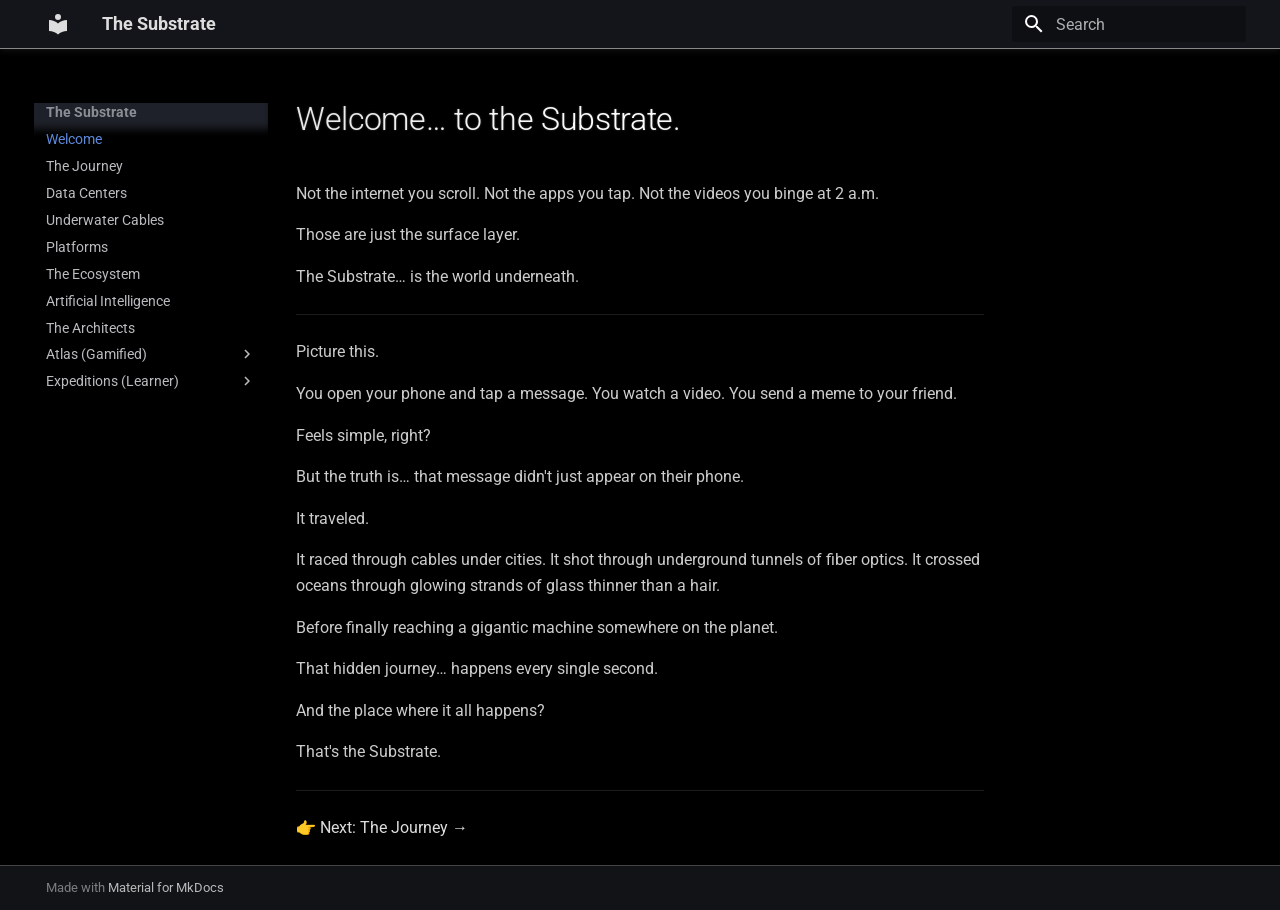
<file: index.html>
<!doctype html>
<html lang="en" class="no-js">
  <head>
    
      <meta charset="utf-8">
      <meta name="viewport" content="width=device-width,initial-scale=1">
      
        <meta name="description" content="A field guide to the world beneath the internet">
      
      
        <meta name="author" content="solidarmadillo8979">
      
      
      
      
        <link rel="next" href="the-journey/">
      
      
        
      
      
      <link rel="icon" href="assets/images/favicon.png">
      <meta name="generator" content="mkdocs-1.6.1, mkdocs-material-9.7.6">
    
    
      
        <title>The Substrate</title>
      
    
    
      <link rel="stylesheet" href="assets/stylesheets/main.484c7ddc.min.css">
      
        
        <link rel="stylesheet" href="assets/stylesheets/palette.ab4e12ef.min.css">
      
      


    
    
      
    
    
      
        
        
        <link rel="preconnect" href="https://fonts.gstatic.com" crossorigin>
        <link rel="stylesheet" href="https://fonts.googleapis.com/css?family=Roboto:300,300i,400,400i,700,700i%7CRoboto+Mono:400,400i,700,700i&display=fallback">
        <style>:root{--md-text-font:"Roboto";--md-code-font:"Roboto Mono"}</style>
      
    
    
      <link rel="stylesheet" href="chrome.css">
    
    <script>__md_scope=new URL(".",location),__md_hash=e=>[...e].reduce(((e,_)=>(e<<5)-e+_.charCodeAt(0)),0),__md_get=(e,_=localStorage,t=__md_scope)=>JSON.parse(_.getItem(t.pathname+"."+e)),__md_set=(e,_,t=localStorage,a=__md_scope)=>{try{t.setItem(a.pathname+"."+e,JSON.stringify(_))}catch(e){}}</script>
    
      

    
    
  </head>
  
  
    
    
    
    
    
    <body dir="ltr" data-md-color-scheme="slate" data-md-color-primary="black" data-md-color-accent="grey">
  
    
    <input class="md-toggle" data-md-toggle="drawer" type="checkbox" id="__drawer" autocomplete="off">
    <input class="md-toggle" data-md-toggle="search" type="checkbox" id="__search" autocomplete="off">
    <label class="md-overlay" for="__drawer"></label>
    <div data-md-component="skip">
      
        
        <a href="#welcome-to-the-substrate" class="md-skip">
          Skip to content
        </a>
      
    </div>
    <div data-md-component="announce">
      
    </div>
    
    
      

  

<header class="md-header md-header--shadow" data-md-component="header">
  <nav class="md-header__inner md-grid" aria-label="Header">
    <a href="." title="The Substrate" class="md-header__button md-logo" aria-label="The Substrate" data-md-component="logo">
      
  
  <svg xmlns="http://www.w3.org/2000/svg" viewBox="0 0 24 24"><path d="M12 8a3 3 0 0 0 3-3 3 3 0 0 0-3-3 3 3 0 0 0-3 3 3 3 0 0 0 3 3m0 3.54C9.64 9.35 6.5 8 3 8v11c3.5 0 6.64 1.35 9 3.54 2.36-2.19 5.5-3.54 9-3.54V8c-3.5 0-6.64 1.35-9 3.54"/></svg>

    </a>
    <label class="md-header__button md-icon" for="__drawer">
      
      <svg xmlns="http://www.w3.org/2000/svg" viewBox="0 0 24 24"><path d="M3 6h18v2H3zm0 5h18v2H3zm0 5h18v2H3z"/></svg>
    </label>
    <div class="md-header__title" data-md-component="header-title">
      <div class="md-header__ellipsis">
        <div class="md-header__topic">
          <span class="md-ellipsis">
            The Substrate
          </span>
        </div>
        <div class="md-header__topic" data-md-component="header-topic">
          <span class="md-ellipsis">
            
              Welcome
            
          </span>
        </div>
      </div>
    </div>
    
      
    
    
    
    
      
      
        <label class="md-header__button md-icon" for="__search">
          
          <svg xmlns="http://www.w3.org/2000/svg" viewBox="0 0 24 24"><path d="M9.5 3A6.5 6.5 0 0 1 16 9.5c0 1.61-.59 3.09-1.56 4.23l.27.27h.79l5 5-1.5 1.5-5-5v-.79l-.27-.27A6.52 6.52 0 0 1 9.5 16 6.5 6.5 0 0 1 3 9.5 6.5 6.5 0 0 1 9.5 3m0 2C7 5 5 7 5 9.5S7 14 9.5 14 14 12 14 9.5 12 5 9.5 5"/></svg>
        </label>
        <div class="md-search" data-md-component="search" role="dialog">
  <label class="md-search__overlay" for="__search"></label>
  <div class="md-search__inner" role="search">
    <form class="md-search__form" name="search">
      <input type="text" class="md-search__input" name="query" aria-label="Search" placeholder="Search" autocapitalize="off" autocorrect="off" autocomplete="off" spellcheck="false" data-md-component="search-query" required>
      <label class="md-search__icon md-icon" for="__search">
        
        <svg xmlns="http://www.w3.org/2000/svg" viewBox="0 0 24 24"><path d="M9.5 3A6.5 6.5 0 0 1 16 9.5c0 1.61-.59 3.09-1.56 4.23l.27.27h.79l5 5-1.5 1.5-5-5v-.79l-.27-.27A6.52 6.52 0 0 1 9.5 16 6.5 6.5 0 0 1 3 9.5 6.5 6.5 0 0 1 9.5 3m0 2C7 5 5 7 5 9.5S7 14 9.5 14 14 12 14 9.5 12 5 9.5 5"/></svg>
        
        <svg xmlns="http://www.w3.org/2000/svg" viewBox="0 0 24 24"><path d="M20 11v2H8l5.5 5.5-1.42 1.42L4.16 12l7.92-7.92L13.5 5.5 8 11z"/></svg>
      </label>
      <nav class="md-search__options" aria-label="Search">
        
        <button type="reset" class="md-search__icon md-icon" title="Clear" aria-label="Clear" tabindex="-1">
          
          <svg xmlns="http://www.w3.org/2000/svg" viewBox="0 0 24 24"><path d="M19 6.41 17.59 5 12 10.59 6.41 5 5 6.41 10.59 12 5 17.59 6.41 19 12 13.41 17.59 19 19 17.59 13.41 12z"/></svg>
        </button>
      </nav>
      
    </form>
    <div class="md-search__output">
      <div class="md-search__scrollwrap" tabindex="0" data-md-scrollfix>
        <div class="md-search-result" data-md-component="search-result">
          <div class="md-search-result__meta">
            Initializing search
          </div>
          <ol class="md-search-result__list" role="presentation"></ol>
        </div>
      </div>
    </div>
  </div>
</div>
      
    
    
  </nav>
  
</header>
    
    <div class="md-container" data-md-component="container">
      
      
        
          
        
      
      <main class="md-main" data-md-component="main">
        <div class="md-main__inner md-grid">
          
            
              
              <div class="md-sidebar md-sidebar--primary" data-md-component="sidebar" data-md-type="navigation" >
                <div class="md-sidebar__scrollwrap">
                  <div class="md-sidebar__inner">
                    



<nav class="md-nav md-nav--primary" aria-label="Navigation" data-md-level="0">
  <label class="md-nav__title" for="__drawer">
    <a href="." title="The Substrate" class="md-nav__button md-logo" aria-label="The Substrate" data-md-component="logo">
      
  
  <svg xmlns="http://www.w3.org/2000/svg" viewBox="0 0 24 24"><path d="M12 8a3 3 0 0 0 3-3 3 3 0 0 0-3-3 3 3 0 0 0-3 3 3 3 0 0 0 3 3m0 3.54C9.64 9.35 6.5 8 3 8v11c3.5 0 6.64 1.35 9 3.54 2.36-2.19 5.5-3.54 9-3.54V8c-3.5 0-6.64 1.35-9 3.54"/></svg>

    </a>
    The Substrate
  </label>
  
  <ul class="md-nav__list" data-md-scrollfix>
    
      
      
  
  
    
  
  
  
    <li class="md-nav__item md-nav__item--active">
      
      <input class="md-nav__toggle md-toggle" type="checkbox" id="__toc">
      
      
        
      
      
      <a href="." class="md-nav__link md-nav__link--active">
        
  
  
  <span class="md-ellipsis">
    
  
    Welcome
  

    
  </span>
  
  

      </a>
      
    </li>
  

    
      
      
  
  
  
  
    <li class="md-nav__item">
      <a href="the-journey/" class="md-nav__link">
        
  
  
  <span class="md-ellipsis">
    
  
    The Journey
  

    
  </span>
  
  

      </a>
    </li>
  

    
      
      
  
  
  
  
    <li class="md-nav__item">
      <a href="data-centers/" class="md-nav__link">
        
  
  
  <span class="md-ellipsis">
    
  
    Data Centers
  

    
  </span>
  
  

      </a>
    </li>
  

    
      
      
  
  
  
  
    <li class="md-nav__item">
      <a href="underwater-cables/" class="md-nav__link">
        
  
  
  <span class="md-ellipsis">
    
  
    Underwater Cables
  

    
  </span>
  
  

      </a>
    </li>
  

    
      
      
  
  
  
  
    <li class="md-nav__item">
      <a href="platforms/" class="md-nav__link">
        
  
  
  <span class="md-ellipsis">
    
  
    Platforms
  

    
  </span>
  
  

      </a>
    </li>
  

    
      
      
  
  
  
  
    <li class="md-nav__item">
      <a href="ecosystem/" class="md-nav__link">
        
  
  
  <span class="md-ellipsis">
    
  
    The Ecosystem
  

    
  </span>
  
  

      </a>
    </li>
  

    
      
      
  
  
  
  
    <li class="md-nav__item">
      <a href="ai/" class="md-nav__link">
        
  
  
  <span class="md-ellipsis">
    
  
    Artificial Intelligence
  

    
  </span>
  
  

      </a>
    </li>
  

    
      
      
  
  
  
  
    <li class="md-nav__item">
      <a href="humans/" class="md-nav__link">
        
  
  
  <span class="md-ellipsis">
    
  
    The Architects
  

    
  </span>
  
  

      </a>
    </li>
  

    
      
      
  
  
  
  
    
    
    
    
    
    <li class="md-nav__item md-nav__item--nested">
      
        
        
        <input class="md-nav__toggle md-toggle " type="checkbox" id="__nav_9" >
        
          
          <label class="md-nav__link" for="__nav_9" id="__nav_9_label" tabindex="0">
            
  
  
  <span class="md-ellipsis">
    
  
    Atlas (Gamified)
  

    
  </span>
  
  

            <span class="md-nav__icon md-icon"></span>
          </label>
        
        <nav class="md-nav" data-md-level="1" aria-labelledby="__nav_9_label" aria-expanded="false">
          <label class="md-nav__title" for="__nav_9">
            <span class="md-nav__icon md-icon"></span>
            
  
    Atlas (Gamified)
  

          </label>
          <ul class="md-nav__list" data-md-scrollfix>
            
              
                
  
  
  
  
    <li class="md-nav__item">
      <a href="atlas/voids-echo/" class="md-nav__link">
        
  
  
  <span class="md-ellipsis">
    
  
    Void's Echo
  

    
  </span>
  
  

      </a>
    </li>
  

              
            
          </ul>
        </nav>
      
    </li>
  

    
      
      
  
  
  
  
    
    
    
    
    
    <li class="md-nav__item md-nav__item--nested">
      
        
        
        <input class="md-nav__toggle md-toggle " type="checkbox" id="__nav_10" >
        
          
          <label class="md-nav__link" for="__nav_10" id="__nav_10_label" tabindex="0">
            
  
  
  <span class="md-ellipsis">
    
  
    Expeditions (Learner)
  

    
  </span>
  
  

            <span class="md-nav__icon md-icon"></span>
          </label>
        
        <nav class="md-nav" data-md-level="1" aria-labelledby="__nav_10_label" aria-expanded="false">
          <label class="md-nav__title" for="__nav_10">
            <span class="md-nav__icon md-icon"></span>
            
  
    Expeditions (Learner)
  

          </label>
          <ul class="md-nav__list" data-md-scrollfix>
            
              
                
  
  
  
  
    <li class="md-nav__item">
      <a href="expeditions/echo/" class="md-nav__link">
        
  
  
  <span class="md-ellipsis">
    
  
    echo Command
  

    
  </span>
  
  

      </a>
    </li>
  

              
            
          </ul>
        </nav>
      
    </li>
  

    
  </ul>
</nav>
                  </div>
                </div>
              </div>
            
            
              
              <div class="md-sidebar md-sidebar--secondary" data-md-component="sidebar" data-md-type="toc" >
                <div class="md-sidebar__scrollwrap">
                  <div class="md-sidebar__inner">
                    

<nav class="md-nav md-nav--secondary" aria-label="Table of contents">
  
  
  
    
  
  
</nav>
                  </div>
                </div>
              </div>
            
          
          
            <div class="md-content" data-md-component="content">
              
              <article class="md-content__inner md-typeset">
                
                  



<h1 id="welcome-to-the-substrate">Welcome… to the Substrate.</h1>
<p>Not the internet you scroll.
Not the apps you tap.
Not the videos you binge at 2 a.m.</p>
<p>Those are just the surface layer.</p>
<p>The Substrate… is the world underneath.</p>
<hr />
<p>Picture this.</p>
<p>You open your phone and tap a message.
You watch a video.
You send a meme to your friend.</p>
<p>Feels simple, right?</p>
<p>But the truth is… that message didn't just appear on their phone.</p>
<p>It traveled.</p>
<p>It raced through cables under cities.
It shot through underground tunnels of fiber optics.
It crossed oceans through glowing strands of glass thinner than a hair.</p>
<p>Before finally reaching a gigantic machine somewhere on the planet.</p>
<p>That hidden journey… happens every single second.</p>
<p>And the place where it all happens?</p>
<p>That's the Substrate.</p>
<hr />
<p>👉 <a href="the-journey/">Next: The Journey →</a></p>












                
              </article>
            </div>
          
          
<script>var target=document.getElementById(location.hash.slice(1));target&&target.name&&(target.checked=target.name.startsWith("__tabbed_"))</script>
        </div>
        
      </main>
      
        <footer class="md-footer">
  
  <div class="md-footer-meta md-typeset">
    <div class="md-footer-meta__inner md-grid">
      <div class="md-copyright">
  
  
    Made with
    <a href="https://squidfunk.github.io/mkdocs-material/" target="_blank" rel="noopener">
      Material for MkDocs
    </a>
  
</div>
      
    </div>
  </div>
</footer>
      
    </div>
    <div class="md-dialog" data-md-component="dialog">
      <div class="md-dialog__inner md-typeset"></div>
    </div>
    
    
    
      
      
      <script id="__config" type="application/json">{"annotate": null, "base": ".", "features": ["navigation.instant", "navigation.tracking", "navigation.next", "content.code.copy"], "search": "assets/javascripts/workers/search.2c215733.min.js", "tags": null, "translations": {"clipboard.copied": "Copied to clipboard", "clipboard.copy": "Copy to clipboard", "search.result.more.one": "1 more on this page", "search.result.more.other": "# more on this page", "search.result.none": "No matching documents", "search.result.one": "1 matching document", "search.result.other": "# matching documents", "search.result.placeholder": "Type to start searching", "search.result.term.missing": "Missing", "select.version": "Select version"}, "version": null}</script>
    
    
      <script src="assets/javascripts/bundle.79ae519e.min.js"></script>
      
    
  </body>
</html>
</file>
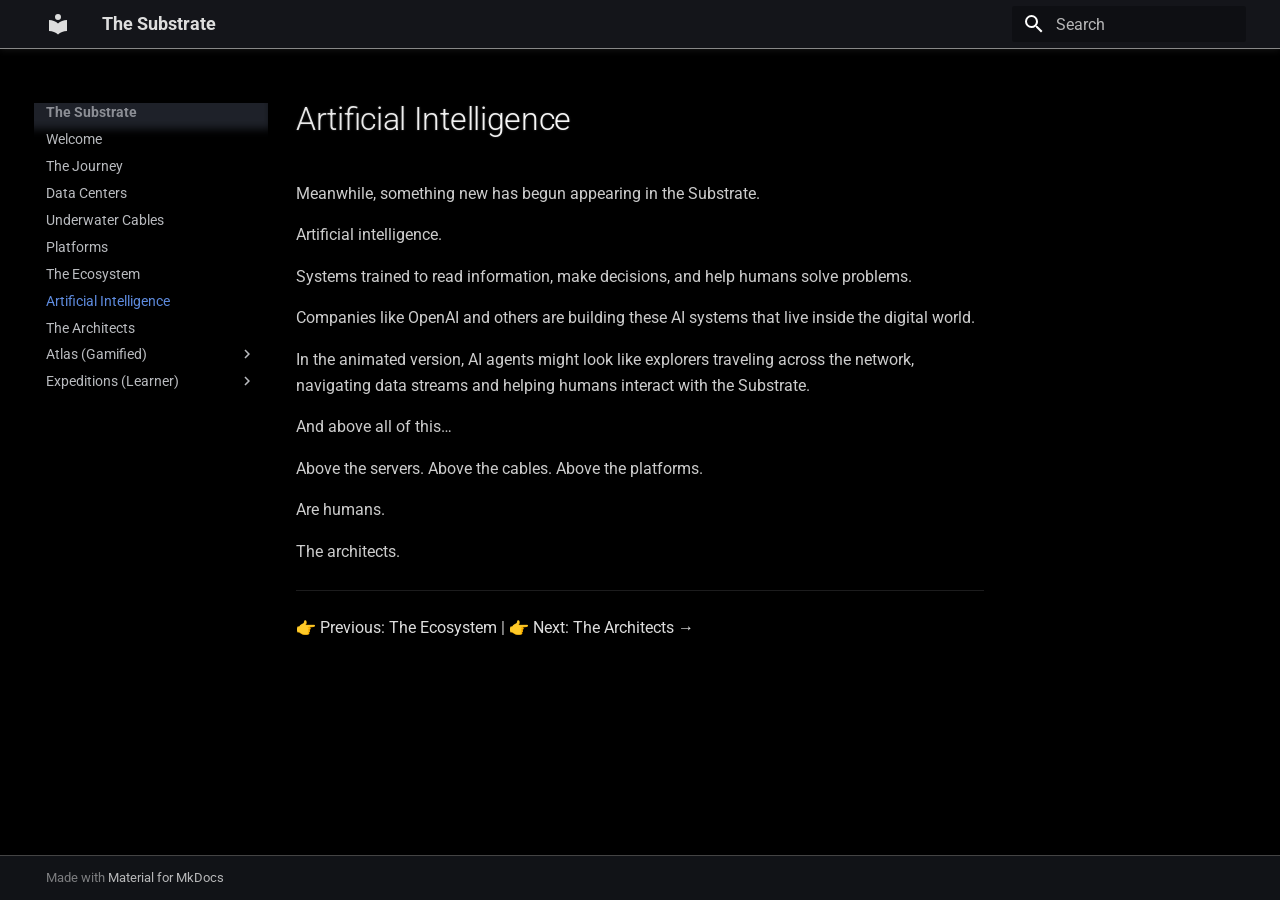
<file: ai/index.html>
<!doctype html>
<html lang="en" class="no-js">
  <head>
    
      <meta charset="utf-8">
      <meta name="viewport" content="width=device-width,initial-scale=1">
      
        <meta name="description" content="A field guide to the world beneath the internet">
      
      
        <meta name="author" content="solidarmadillo8979">
      
      
      
        <link rel="prev" href="../ecosystem/">
      
      
        <link rel="next" href="../humans/">
      
      
        
      
      
      <link rel="icon" href="../assets/images/favicon.png">
      <meta name="generator" content="mkdocs-1.6.1, mkdocs-material-9.7.6">
    
    
      
        <title>Artificial Intelligence - The Substrate</title>
      
    
    
      <link rel="stylesheet" href="../assets/stylesheets/main.484c7ddc.min.css">
      
        
        <link rel="stylesheet" href="../assets/stylesheets/palette.ab4e12ef.min.css">
      
      


    
    
      
    
    
      
        
        
        <link rel="preconnect" href="https://fonts.gstatic.com" crossorigin>
        <link rel="stylesheet" href="https://fonts.googleapis.com/css?family=Roboto:300,300i,400,400i,700,700i%7CRoboto+Mono:400,400i,700,700i&display=fallback">
        <style>:root{--md-text-font:"Roboto";--md-code-font:"Roboto Mono"}</style>
      
    
    
      <link rel="stylesheet" href="../chrome.css">
    
    <script>__md_scope=new URL("..",location),__md_hash=e=>[...e].reduce(((e,_)=>(e<<5)-e+_.charCodeAt(0)),0),__md_get=(e,_=localStorage,t=__md_scope)=>JSON.parse(_.getItem(t.pathname+"."+e)),__md_set=(e,_,t=localStorage,a=__md_scope)=>{try{t.setItem(a.pathname+"."+e,JSON.stringify(_))}catch(e){}}</script>
    
      

    
    
  </head>
  
  
    
    
    
    
    
    <body dir="ltr" data-md-color-scheme="slate" data-md-color-primary="black" data-md-color-accent="grey">
  
    
    <input class="md-toggle" data-md-toggle="drawer" type="checkbox" id="__drawer" autocomplete="off">
    <input class="md-toggle" data-md-toggle="search" type="checkbox" id="__search" autocomplete="off">
    <label class="md-overlay" for="__drawer"></label>
    <div data-md-component="skip">
      
        
        <a href="#artificial-intelligence" class="md-skip">
          Skip to content
        </a>
      
    </div>
    <div data-md-component="announce">
      
    </div>
    
    
      

  

<header class="md-header md-header--shadow" data-md-component="header">
  <nav class="md-header__inner md-grid" aria-label="Header">
    <a href=".." title="The Substrate" class="md-header__button md-logo" aria-label="The Substrate" data-md-component="logo">
      
  
  <svg xmlns="http://www.w3.org/2000/svg" viewBox="0 0 24 24"><path d="M12 8a3 3 0 0 0 3-3 3 3 0 0 0-3-3 3 3 0 0 0-3 3 3 3 0 0 0 3 3m0 3.54C9.64 9.35 6.5 8 3 8v11c3.5 0 6.64 1.35 9 3.54 2.36-2.19 5.5-3.54 9-3.54V8c-3.5 0-6.64 1.35-9 3.54"/></svg>

    </a>
    <label class="md-header__button md-icon" for="__drawer">
      
      <svg xmlns="http://www.w3.org/2000/svg" viewBox="0 0 24 24"><path d="M3 6h18v2H3zm0 5h18v2H3zm0 5h18v2H3z"/></svg>
    </label>
    <div class="md-header__title" data-md-component="header-title">
      <div class="md-header__ellipsis">
        <div class="md-header__topic">
          <span class="md-ellipsis">
            The Substrate
          </span>
        </div>
        <div class="md-header__topic" data-md-component="header-topic">
          <span class="md-ellipsis">
            
              Artificial Intelligence
            
          </span>
        </div>
      </div>
    </div>
    
      
    
    
    
    
      
      
        <label class="md-header__button md-icon" for="__search">
          
          <svg xmlns="http://www.w3.org/2000/svg" viewBox="0 0 24 24"><path d="M9.5 3A6.5 6.5 0 0 1 16 9.5c0 1.61-.59 3.09-1.56 4.23l.27.27h.79l5 5-1.5 1.5-5-5v-.79l-.27-.27A6.52 6.52 0 0 1 9.5 16 6.5 6.5 0 0 1 3 9.5 6.5 6.5 0 0 1 9.5 3m0 2C7 5 5 7 5 9.5S7 14 9.5 14 14 12 14 9.5 12 5 9.5 5"/></svg>
        </label>
        <div class="md-search" data-md-component="search" role="dialog">
  <label class="md-search__overlay" for="__search"></label>
  <div class="md-search__inner" role="search">
    <form class="md-search__form" name="search">
      <input type="text" class="md-search__input" name="query" aria-label="Search" placeholder="Search" autocapitalize="off" autocorrect="off" autocomplete="off" spellcheck="false" data-md-component="search-query" required>
      <label class="md-search__icon md-icon" for="__search">
        
        <svg xmlns="http://www.w3.org/2000/svg" viewBox="0 0 24 24"><path d="M9.5 3A6.5 6.5 0 0 1 16 9.5c0 1.61-.59 3.09-1.56 4.23l.27.27h.79l5 5-1.5 1.5-5-5v-.79l-.27-.27A6.52 6.52 0 0 1 9.5 16 6.5 6.5 0 0 1 3 9.5 6.5 6.5 0 0 1 9.5 3m0 2C7 5 5 7 5 9.5S7 14 9.5 14 14 12 14 9.5 12 5 9.5 5"/></svg>
        
        <svg xmlns="http://www.w3.org/2000/svg" viewBox="0 0 24 24"><path d="M20 11v2H8l5.5 5.5-1.42 1.42L4.16 12l7.92-7.92L13.5 5.5 8 11z"/></svg>
      </label>
      <nav class="md-search__options" aria-label="Search">
        
        <button type="reset" class="md-search__icon md-icon" title="Clear" aria-label="Clear" tabindex="-1">
          
          <svg xmlns="http://www.w3.org/2000/svg" viewBox="0 0 24 24"><path d="M19 6.41 17.59 5 12 10.59 6.41 5 5 6.41 10.59 12 5 17.59 6.41 19 12 13.41 17.59 19 19 17.59 13.41 12z"/></svg>
        </button>
      </nav>
      
    </form>
    <div class="md-search__output">
      <div class="md-search__scrollwrap" tabindex="0" data-md-scrollfix>
        <div class="md-search-result" data-md-component="search-result">
          <div class="md-search-result__meta">
            Initializing search
          </div>
          <ol class="md-search-result__list" role="presentation"></ol>
        </div>
      </div>
    </div>
  </div>
</div>
      
    
    
  </nav>
  
</header>
    
    <div class="md-container" data-md-component="container">
      
      
        
          
        
      
      <main class="md-main" data-md-component="main">
        <div class="md-main__inner md-grid">
          
            
              
              <div class="md-sidebar md-sidebar--primary" data-md-component="sidebar" data-md-type="navigation" >
                <div class="md-sidebar__scrollwrap">
                  <div class="md-sidebar__inner">
                    



<nav class="md-nav md-nav--primary" aria-label="Navigation" data-md-level="0">
  <label class="md-nav__title" for="__drawer">
    <a href=".." title="The Substrate" class="md-nav__button md-logo" aria-label="The Substrate" data-md-component="logo">
      
  
  <svg xmlns="http://www.w3.org/2000/svg" viewBox="0 0 24 24"><path d="M12 8a3 3 0 0 0 3-3 3 3 0 0 0-3-3 3 3 0 0 0-3 3 3 3 0 0 0 3 3m0 3.54C9.64 9.35 6.5 8 3 8v11c3.5 0 6.64 1.35 9 3.54 2.36-2.19 5.5-3.54 9-3.54V8c-3.5 0-6.64 1.35-9 3.54"/></svg>

    </a>
    The Substrate
  </label>
  
  <ul class="md-nav__list" data-md-scrollfix>
    
      
      
  
  
  
  
    <li class="md-nav__item">
      <a href=".." class="md-nav__link">
        
  
  
  <span class="md-ellipsis">
    
  
    Welcome
  

    
  </span>
  
  

      </a>
    </li>
  

    
      
      
  
  
  
  
    <li class="md-nav__item">
      <a href="../the-journey/" class="md-nav__link">
        
  
  
  <span class="md-ellipsis">
    
  
    The Journey
  

    
  </span>
  
  

      </a>
    </li>
  

    
      
      
  
  
  
  
    <li class="md-nav__item">
      <a href="../data-centers/" class="md-nav__link">
        
  
  
  <span class="md-ellipsis">
    
  
    Data Centers
  

    
  </span>
  
  

      </a>
    </li>
  

    
      
      
  
  
  
  
    <li class="md-nav__item">
      <a href="../underwater-cables/" class="md-nav__link">
        
  
  
  <span class="md-ellipsis">
    
  
    Underwater Cables
  

    
  </span>
  
  

      </a>
    </li>
  

    
      
      
  
  
  
  
    <li class="md-nav__item">
      <a href="../platforms/" class="md-nav__link">
        
  
  
  <span class="md-ellipsis">
    
  
    Platforms
  

    
  </span>
  
  

      </a>
    </li>
  

    
      
      
  
  
  
  
    <li class="md-nav__item">
      <a href="../ecosystem/" class="md-nav__link">
        
  
  
  <span class="md-ellipsis">
    
  
    The Ecosystem
  

    
  </span>
  
  

      </a>
    </li>
  

    
      
      
  
  
    
  
  
  
    <li class="md-nav__item md-nav__item--active">
      
      <input class="md-nav__toggle md-toggle" type="checkbox" id="__toc">
      
      
        
      
      
      <a href="./" class="md-nav__link md-nav__link--active">
        
  
  
  <span class="md-ellipsis">
    
  
    Artificial Intelligence
  

    
  </span>
  
  

      </a>
      
    </li>
  

    
      
      
  
  
  
  
    <li class="md-nav__item">
      <a href="../humans/" class="md-nav__link">
        
  
  
  <span class="md-ellipsis">
    
  
    The Architects
  

    
  </span>
  
  

      </a>
    </li>
  

    
      
      
  
  
  
  
    
    
    
    
    
    <li class="md-nav__item md-nav__item--nested">
      
        
        
        <input class="md-nav__toggle md-toggle " type="checkbox" id="__nav_9" >
        
          
          <label class="md-nav__link" for="__nav_9" id="__nav_9_label" tabindex="0">
            
  
  
  <span class="md-ellipsis">
    
  
    Atlas (Gamified)
  

    
  </span>
  
  

            <span class="md-nav__icon md-icon"></span>
          </label>
        
        <nav class="md-nav" data-md-level="1" aria-labelledby="__nav_9_label" aria-expanded="false">
          <label class="md-nav__title" for="__nav_9">
            <span class="md-nav__icon md-icon"></span>
            
  
    Atlas (Gamified)
  

          </label>
          <ul class="md-nav__list" data-md-scrollfix>
            
              
                
  
  
  
  
    <li class="md-nav__item">
      <a href="../atlas/voids-echo/" class="md-nav__link">
        
  
  
  <span class="md-ellipsis">
    
  
    Void's Echo
  

    
  </span>
  
  

      </a>
    </li>
  

              
            
          </ul>
        </nav>
      
    </li>
  

    
      
      
  
  
  
  
    
    
    
    
    
    <li class="md-nav__item md-nav__item--nested">
      
        
        
        <input class="md-nav__toggle md-toggle " type="checkbox" id="__nav_10" >
        
          
          <label class="md-nav__link" for="__nav_10" id="__nav_10_label" tabindex="0">
            
  
  
  <span class="md-ellipsis">
    
  
    Expeditions (Learner)
  

    
  </span>
  
  

            <span class="md-nav__icon md-icon"></span>
          </label>
        
        <nav class="md-nav" data-md-level="1" aria-labelledby="__nav_10_label" aria-expanded="false">
          <label class="md-nav__title" for="__nav_10">
            <span class="md-nav__icon md-icon"></span>
            
  
    Expeditions (Learner)
  

          </label>
          <ul class="md-nav__list" data-md-scrollfix>
            
              
                
  
  
  
  
    <li class="md-nav__item">
      <a href="../expeditions/echo/" class="md-nav__link">
        
  
  
  <span class="md-ellipsis">
    
  
    echo Command
  

    
  </span>
  
  

      </a>
    </li>
  

              
            
          </ul>
        </nav>
      
    </li>
  

    
  </ul>
</nav>
                  </div>
                </div>
              </div>
            
            
              
              <div class="md-sidebar md-sidebar--secondary" data-md-component="sidebar" data-md-type="toc" >
                <div class="md-sidebar__scrollwrap">
                  <div class="md-sidebar__inner">
                    

<nav class="md-nav md-nav--secondary" aria-label="Table of contents">
  
  
  
    
  
  
</nav>
                  </div>
                </div>
              </div>
            
          
          
            <div class="md-content" data-md-component="content">
              
              <article class="md-content__inner md-typeset">
                
                  



<h1 id="artificial-intelligence">Artificial Intelligence</h1>
<p>Meanwhile, something new has begun appearing in the Substrate.</p>
<p>Artificial intelligence.</p>
<p>Systems trained to read information, make decisions, and help humans solve problems.</p>
<p>Companies like OpenAI and others are building these AI systems that live inside the digital world.</p>
<p>In the animated version, AI agents might look like explorers traveling across the network, navigating data streams and helping humans interact with the Substrate.</p>
<p>And above all of this…</p>
<p>Above the servers.
Above the cables.
Above the platforms.</p>
<p>Are humans.</p>
<p>The architects.</p>
<hr />
<p>👉 <a href="../ecosystem/">Previous: The Ecosystem</a> | 👉 <a href="../humans/">Next: The Architects →</a></p>












                
              </article>
            </div>
          
          
<script>var target=document.getElementById(location.hash.slice(1));target&&target.name&&(target.checked=target.name.startsWith("__tabbed_"))</script>
        </div>
        
      </main>
      
        <footer class="md-footer">
  
  <div class="md-footer-meta md-typeset">
    <div class="md-footer-meta__inner md-grid">
      <div class="md-copyright">
  
  
    Made with
    <a href="https://squidfunk.github.io/mkdocs-material/" target="_blank" rel="noopener">
      Material for MkDocs
    </a>
  
</div>
      
    </div>
  </div>
</footer>
      
    </div>
    <div class="md-dialog" data-md-component="dialog">
      <div class="md-dialog__inner md-typeset"></div>
    </div>
    
    
    
      
      
      <script id="__config" type="application/json">{"annotate": null, "base": "..", "features": ["navigation.instant", "navigation.tracking", "navigation.next", "content.code.copy"], "search": "../assets/javascripts/workers/search.2c215733.min.js", "tags": null, "translations": {"clipboard.copied": "Copied to clipboard", "clipboard.copy": "Copy to clipboard", "search.result.more.one": "1 more on this page", "search.result.more.other": "# more on this page", "search.result.none": "No matching documents", "search.result.one": "1 matching document", "search.result.other": "# matching documents", "search.result.placeholder": "Type to start searching", "search.result.term.missing": "Missing", "select.version": "Select version"}, "version": null}</script>
    
    
      <script src="../assets/javascripts/bundle.79ae519e.min.js"></script>
      
    
  </body>
</html>
</file>
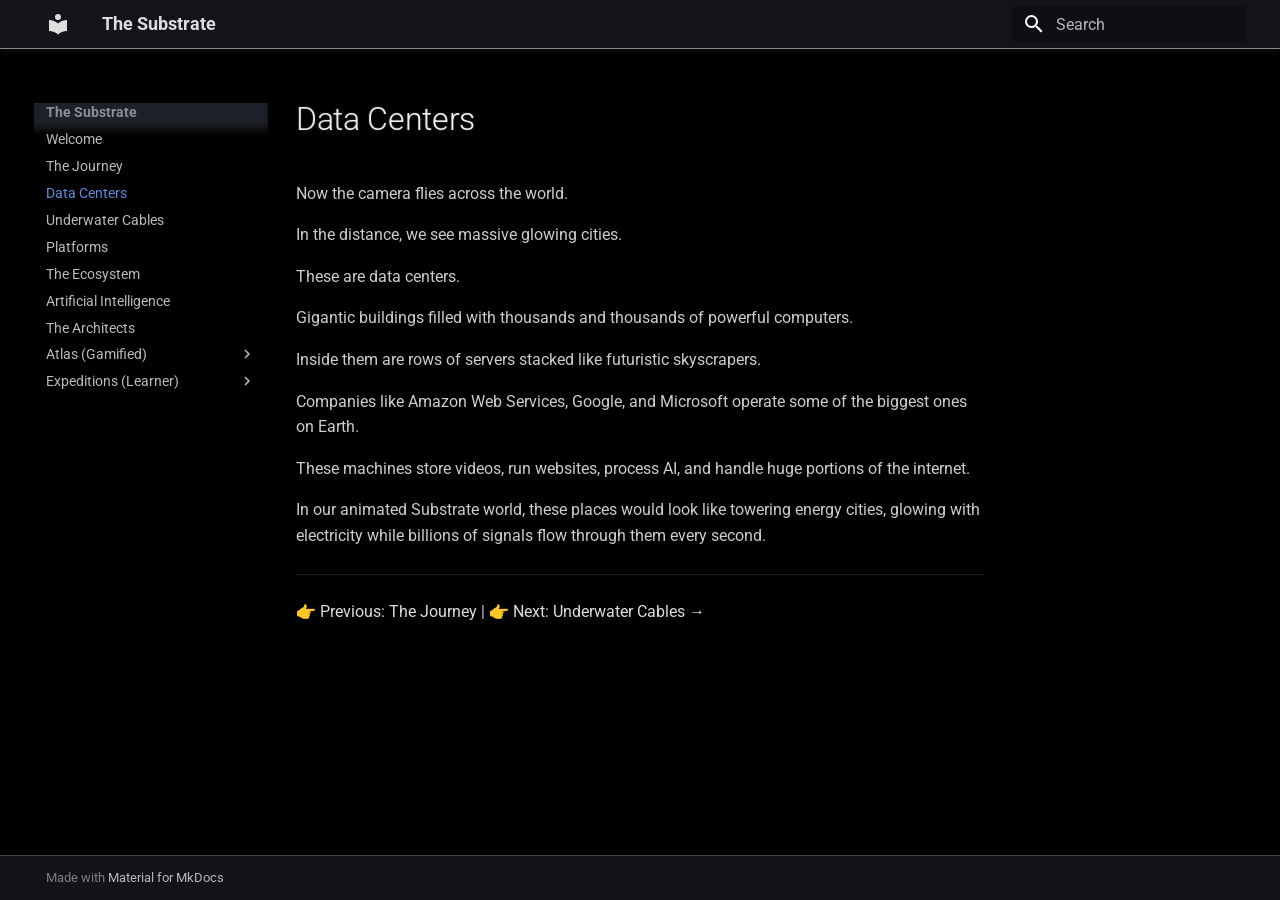
<file: data-centers/index.html>
<!doctype html>
<html lang="en" class="no-js">
  <head>
    
      <meta charset="utf-8">
      <meta name="viewport" content="width=device-width,initial-scale=1">
      
        <meta name="description" content="A field guide to the world beneath the internet">
      
      
        <meta name="author" content="solidarmadillo8979">
      
      
      
        <link rel="prev" href="../the-journey/">
      
      
        <link rel="next" href="../underwater-cables/">
      
      
        
      
      
      <link rel="icon" href="../assets/images/favicon.png">
      <meta name="generator" content="mkdocs-1.6.1, mkdocs-material-9.7.6">
    
    
      
        <title>Data Centers - The Substrate</title>
      
    
    
      <link rel="stylesheet" href="../assets/stylesheets/main.484c7ddc.min.css">
      
        
        <link rel="stylesheet" href="../assets/stylesheets/palette.ab4e12ef.min.css">
      
      


    
    
      
    
    
      
        
        
        <link rel="preconnect" href="https://fonts.gstatic.com" crossorigin>
        <link rel="stylesheet" href="https://fonts.googleapis.com/css?family=Roboto:300,300i,400,400i,700,700i%7CRoboto+Mono:400,400i,700,700i&display=fallback">
        <style>:root{--md-text-font:"Roboto";--md-code-font:"Roboto Mono"}</style>
      
    
    
      <link rel="stylesheet" href="../chrome.css">
    
    <script>__md_scope=new URL("..",location),__md_hash=e=>[...e].reduce(((e,_)=>(e<<5)-e+_.charCodeAt(0)),0),__md_get=(e,_=localStorage,t=__md_scope)=>JSON.parse(_.getItem(t.pathname+"."+e)),__md_set=(e,_,t=localStorage,a=__md_scope)=>{try{t.setItem(a.pathname+"."+e,JSON.stringify(_))}catch(e){}}</script>
    
      

    
    
  </head>
  
  
    
    
    
    
    
    <body dir="ltr" data-md-color-scheme="slate" data-md-color-primary="black" data-md-color-accent="grey">
  
    
    <input class="md-toggle" data-md-toggle="drawer" type="checkbox" id="__drawer" autocomplete="off">
    <input class="md-toggle" data-md-toggle="search" type="checkbox" id="__search" autocomplete="off">
    <label class="md-overlay" for="__drawer"></label>
    <div data-md-component="skip">
      
        
        <a href="#data-centers" class="md-skip">
          Skip to content
        </a>
      
    </div>
    <div data-md-component="announce">
      
    </div>
    
    
      

  

<header class="md-header md-header--shadow" data-md-component="header">
  <nav class="md-header__inner md-grid" aria-label="Header">
    <a href=".." title="The Substrate" class="md-header__button md-logo" aria-label="The Substrate" data-md-component="logo">
      
  
  <svg xmlns="http://www.w3.org/2000/svg" viewBox="0 0 24 24"><path d="M12 8a3 3 0 0 0 3-3 3 3 0 0 0-3-3 3 3 0 0 0-3 3 3 3 0 0 0 3 3m0 3.54C9.64 9.35 6.5 8 3 8v11c3.5 0 6.64 1.35 9 3.54 2.36-2.19 5.5-3.54 9-3.54V8c-3.5 0-6.64 1.35-9 3.54"/></svg>

    </a>
    <label class="md-header__button md-icon" for="__drawer">
      
      <svg xmlns="http://www.w3.org/2000/svg" viewBox="0 0 24 24"><path d="M3 6h18v2H3zm0 5h18v2H3zm0 5h18v2H3z"/></svg>
    </label>
    <div class="md-header__title" data-md-component="header-title">
      <div class="md-header__ellipsis">
        <div class="md-header__topic">
          <span class="md-ellipsis">
            The Substrate
          </span>
        </div>
        <div class="md-header__topic" data-md-component="header-topic">
          <span class="md-ellipsis">
            
              Data Centers
            
          </span>
        </div>
      </div>
    </div>
    
      
    
    
    
    
      
      
        <label class="md-header__button md-icon" for="__search">
          
          <svg xmlns="http://www.w3.org/2000/svg" viewBox="0 0 24 24"><path d="M9.5 3A6.5 6.5 0 0 1 16 9.5c0 1.61-.59 3.09-1.56 4.23l.27.27h.79l5 5-1.5 1.5-5-5v-.79l-.27-.27A6.52 6.52 0 0 1 9.5 16 6.5 6.5 0 0 1 3 9.5 6.5 6.5 0 0 1 9.5 3m0 2C7 5 5 7 5 9.5S7 14 9.5 14 14 12 14 9.5 12 5 9.5 5"/></svg>
        </label>
        <div class="md-search" data-md-component="search" role="dialog">
  <label class="md-search__overlay" for="__search"></label>
  <div class="md-search__inner" role="search">
    <form class="md-search__form" name="search">
      <input type="text" class="md-search__input" name="query" aria-label="Search" placeholder="Search" autocapitalize="off" autocorrect="off" autocomplete="off" spellcheck="false" data-md-component="search-query" required>
      <label class="md-search__icon md-icon" for="__search">
        
        <svg xmlns="http://www.w3.org/2000/svg" viewBox="0 0 24 24"><path d="M9.5 3A6.5 6.5 0 0 1 16 9.5c0 1.61-.59 3.09-1.56 4.23l.27.27h.79l5 5-1.5 1.5-5-5v-.79l-.27-.27A6.52 6.52 0 0 1 9.5 16 6.5 6.5 0 0 1 3 9.5 6.5 6.5 0 0 1 9.5 3m0 2C7 5 5 7 5 9.5S7 14 9.5 14 14 12 14 9.5 12 5 9.5 5"/></svg>
        
        <svg xmlns="http://www.w3.org/2000/svg" viewBox="0 0 24 24"><path d="M20 11v2H8l5.5 5.5-1.42 1.42L4.16 12l7.92-7.92L13.5 5.5 8 11z"/></svg>
      </label>
      <nav class="md-search__options" aria-label="Search">
        
        <button type="reset" class="md-search__icon md-icon" title="Clear" aria-label="Clear" tabindex="-1">
          
          <svg xmlns="http://www.w3.org/2000/svg" viewBox="0 0 24 24"><path d="M19 6.41 17.59 5 12 10.59 6.41 5 5 6.41 10.59 12 5 17.59 6.41 19 12 13.41 17.59 19 19 17.59 13.41 12z"/></svg>
        </button>
      </nav>
      
    </form>
    <div class="md-search__output">
      <div class="md-search__scrollwrap" tabindex="0" data-md-scrollfix>
        <div class="md-search-result" data-md-component="search-result">
          <div class="md-search-result__meta">
            Initializing search
          </div>
          <ol class="md-search-result__list" role="presentation"></ol>
        </div>
      </div>
    </div>
  </div>
</div>
      
    
    
  </nav>
  
</header>
    
    <div class="md-container" data-md-component="container">
      
      
        
          
        
      
      <main class="md-main" data-md-component="main">
        <div class="md-main__inner md-grid">
          
            
              
              <div class="md-sidebar md-sidebar--primary" data-md-component="sidebar" data-md-type="navigation" >
                <div class="md-sidebar__scrollwrap">
                  <div class="md-sidebar__inner">
                    



<nav class="md-nav md-nav--primary" aria-label="Navigation" data-md-level="0">
  <label class="md-nav__title" for="__drawer">
    <a href=".." title="The Substrate" class="md-nav__button md-logo" aria-label="The Substrate" data-md-component="logo">
      
  
  <svg xmlns="http://www.w3.org/2000/svg" viewBox="0 0 24 24"><path d="M12 8a3 3 0 0 0 3-3 3 3 0 0 0-3-3 3 3 0 0 0-3 3 3 3 0 0 0 3 3m0 3.54C9.64 9.35 6.5 8 3 8v11c3.5 0 6.64 1.35 9 3.54 2.36-2.19 5.5-3.54 9-3.54V8c-3.5 0-6.64 1.35-9 3.54"/></svg>

    </a>
    The Substrate
  </label>
  
  <ul class="md-nav__list" data-md-scrollfix>
    
      
      
  
  
  
  
    <li class="md-nav__item">
      <a href=".." class="md-nav__link">
        
  
  
  <span class="md-ellipsis">
    
  
    Welcome
  

    
  </span>
  
  

      </a>
    </li>
  

    
      
      
  
  
  
  
    <li class="md-nav__item">
      <a href="../the-journey/" class="md-nav__link">
        
  
  
  <span class="md-ellipsis">
    
  
    The Journey
  

    
  </span>
  
  

      </a>
    </li>
  

    
      
      
  
  
    
  
  
  
    <li class="md-nav__item md-nav__item--active">
      
      <input class="md-nav__toggle md-toggle" type="checkbox" id="__toc">
      
      
        
      
      
      <a href="./" class="md-nav__link md-nav__link--active">
        
  
  
  <span class="md-ellipsis">
    
  
    Data Centers
  

    
  </span>
  
  

      </a>
      
    </li>
  

    
      
      
  
  
  
  
    <li class="md-nav__item">
      <a href="../underwater-cables/" class="md-nav__link">
        
  
  
  <span class="md-ellipsis">
    
  
    Underwater Cables
  

    
  </span>
  
  

      </a>
    </li>
  

    
      
      
  
  
  
  
    <li class="md-nav__item">
      <a href="../platforms/" class="md-nav__link">
        
  
  
  <span class="md-ellipsis">
    
  
    Platforms
  

    
  </span>
  
  

      </a>
    </li>
  

    
      
      
  
  
  
  
    <li class="md-nav__item">
      <a href="../ecosystem/" class="md-nav__link">
        
  
  
  <span class="md-ellipsis">
    
  
    The Ecosystem
  

    
  </span>
  
  

      </a>
    </li>
  

    
      
      
  
  
  
  
    <li class="md-nav__item">
      <a href="../ai/" class="md-nav__link">
        
  
  
  <span class="md-ellipsis">
    
  
    Artificial Intelligence
  

    
  </span>
  
  

      </a>
    </li>
  

    
      
      
  
  
  
  
    <li class="md-nav__item">
      <a href="../humans/" class="md-nav__link">
        
  
  
  <span class="md-ellipsis">
    
  
    The Architects
  

    
  </span>
  
  

      </a>
    </li>
  

    
      
      
  
  
  
  
    
    
    
    
    
    <li class="md-nav__item md-nav__item--nested">
      
        
        
        <input class="md-nav__toggle md-toggle " type="checkbox" id="__nav_9" >
        
          
          <label class="md-nav__link" for="__nav_9" id="__nav_9_label" tabindex="0">
            
  
  
  <span class="md-ellipsis">
    
  
    Atlas (Gamified)
  

    
  </span>
  
  

            <span class="md-nav__icon md-icon"></span>
          </label>
        
        <nav class="md-nav" data-md-level="1" aria-labelledby="__nav_9_label" aria-expanded="false">
          <label class="md-nav__title" for="__nav_9">
            <span class="md-nav__icon md-icon"></span>
            
  
    Atlas (Gamified)
  

          </label>
          <ul class="md-nav__list" data-md-scrollfix>
            
              
                
  
  
  
  
    <li class="md-nav__item">
      <a href="../atlas/voids-echo/" class="md-nav__link">
        
  
  
  <span class="md-ellipsis">
    
  
    Void's Echo
  

    
  </span>
  
  

      </a>
    </li>
  

              
            
          </ul>
        </nav>
      
    </li>
  

    
      
      
  
  
  
  
    
    
    
    
    
    <li class="md-nav__item md-nav__item--nested">
      
        
        
        <input class="md-nav__toggle md-toggle " type="checkbox" id="__nav_10" >
        
          
          <label class="md-nav__link" for="__nav_10" id="__nav_10_label" tabindex="0">
            
  
  
  <span class="md-ellipsis">
    
  
    Expeditions (Learner)
  

    
  </span>
  
  

            <span class="md-nav__icon md-icon"></span>
          </label>
        
        <nav class="md-nav" data-md-level="1" aria-labelledby="__nav_10_label" aria-expanded="false">
          <label class="md-nav__title" for="__nav_10">
            <span class="md-nav__icon md-icon"></span>
            
  
    Expeditions (Learner)
  

          </label>
          <ul class="md-nav__list" data-md-scrollfix>
            
              
                
  
  
  
  
    <li class="md-nav__item">
      <a href="../expeditions/echo/" class="md-nav__link">
        
  
  
  <span class="md-ellipsis">
    
  
    echo Command
  

    
  </span>
  
  

      </a>
    </li>
  

              
            
          </ul>
        </nav>
      
    </li>
  

    
  </ul>
</nav>
                  </div>
                </div>
              </div>
            
            
              
              <div class="md-sidebar md-sidebar--secondary" data-md-component="sidebar" data-md-type="toc" >
                <div class="md-sidebar__scrollwrap">
                  <div class="md-sidebar__inner">
                    

<nav class="md-nav md-nav--secondary" aria-label="Table of contents">
  
  
  
    
  
  
</nav>
                  </div>
                </div>
              </div>
            
          
          
            <div class="md-content" data-md-component="content">
              
              <article class="md-content__inner md-typeset">
                
                  



<h1 id="data-centers">Data Centers</h1>
<p>Now the camera flies across the world.</p>
<p>In the distance, we see massive glowing cities.</p>
<p>These are data centers.</p>
<p>Gigantic buildings filled with thousands and thousands of powerful computers.</p>
<p>Inside them are rows of servers stacked like futuristic skyscrapers.</p>
<p>Companies like Amazon Web Services, Google, and Microsoft operate some of the biggest ones on Earth.</p>
<p>These machines store videos, run websites, process AI, and handle huge portions of the internet.</p>
<p>In our animated Substrate world, these places would look like towering energy cities, glowing with electricity while billions of signals flow through them every second.</p>
<hr />
<p>👉 <a href="../the-journey/">Previous: The Journey</a> | 👉 <a href="../underwater-cables/">Next: Underwater Cables →</a></p>












                
              </article>
            </div>
          
          
<script>var target=document.getElementById(location.hash.slice(1));target&&target.name&&(target.checked=target.name.startsWith("__tabbed_"))</script>
        </div>
        
      </main>
      
        <footer class="md-footer">
  
  <div class="md-footer-meta md-typeset">
    <div class="md-footer-meta__inner md-grid">
      <div class="md-copyright">
  
  
    Made with
    <a href="https://squidfunk.github.io/mkdocs-material/" target="_blank" rel="noopener">
      Material for MkDocs
    </a>
  
</div>
      
    </div>
  </div>
</footer>
      
    </div>
    <div class="md-dialog" data-md-component="dialog">
      <div class="md-dialog__inner md-typeset"></div>
    </div>
    
    
    
      
      
      <script id="__config" type="application/json">{"annotate": null, "base": "..", "features": ["navigation.instant", "navigation.tracking", "navigation.next", "content.code.copy"], "search": "../assets/javascripts/workers/search.2c215733.min.js", "tags": null, "translations": {"clipboard.copied": "Copied to clipboard", "clipboard.copy": "Copy to clipboard", "search.result.more.one": "1 more on this page", "search.result.more.other": "# more on this page", "search.result.none": "No matching documents", "search.result.one": "1 matching document", "search.result.other": "# matching documents", "search.result.placeholder": "Type to start searching", "search.result.term.missing": "Missing", "select.version": "Select version"}, "version": null}</script>
    
    
      <script src="../assets/javascripts/bundle.79ae519e.min.js"></script>
      
    
  </body>
</html>
</file>
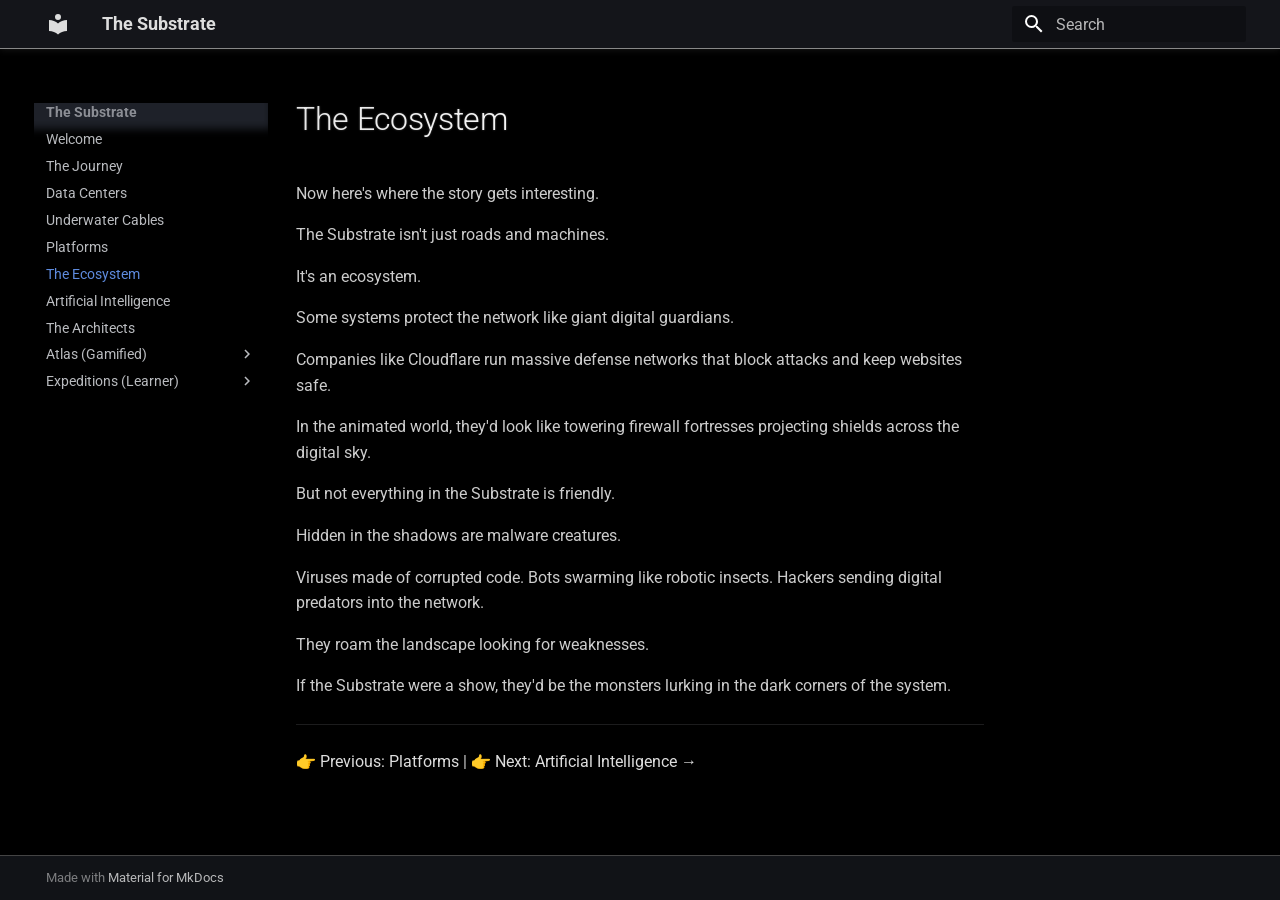
<file: ecosystem/index.html>
<!doctype html>
<html lang="en" class="no-js">
  <head>
    
      <meta charset="utf-8">
      <meta name="viewport" content="width=device-width,initial-scale=1">
      
        <meta name="description" content="A field guide to the world beneath the internet">
      
      
        <meta name="author" content="solidarmadillo8979">
      
      
      
        <link rel="prev" href="../platforms/">
      
      
        <link rel="next" href="../ai/">
      
      
        
      
      
      <link rel="icon" href="../assets/images/favicon.png">
      <meta name="generator" content="mkdocs-1.6.1, mkdocs-material-9.7.6">
    
    
      
        <title>The Ecosystem - The Substrate</title>
      
    
    
      <link rel="stylesheet" href="../assets/stylesheets/main.484c7ddc.min.css">
      
        
        <link rel="stylesheet" href="../assets/stylesheets/palette.ab4e12ef.min.css">
      
      


    
    
      
    
    
      
        
        
        <link rel="preconnect" href="https://fonts.gstatic.com" crossorigin>
        <link rel="stylesheet" href="https://fonts.googleapis.com/css?family=Roboto:300,300i,400,400i,700,700i%7CRoboto+Mono:400,400i,700,700i&display=fallback">
        <style>:root{--md-text-font:"Roboto";--md-code-font:"Roboto Mono"}</style>
      
    
    
      <link rel="stylesheet" href="../chrome.css">
    
    <script>__md_scope=new URL("..",location),__md_hash=e=>[...e].reduce(((e,_)=>(e<<5)-e+_.charCodeAt(0)),0),__md_get=(e,_=localStorage,t=__md_scope)=>JSON.parse(_.getItem(t.pathname+"."+e)),__md_set=(e,_,t=localStorage,a=__md_scope)=>{try{t.setItem(a.pathname+"."+e,JSON.stringify(_))}catch(e){}}</script>
    
      

    
    
  </head>
  
  
    
    
    
    
    
    <body dir="ltr" data-md-color-scheme="slate" data-md-color-primary="black" data-md-color-accent="grey">
  
    
    <input class="md-toggle" data-md-toggle="drawer" type="checkbox" id="__drawer" autocomplete="off">
    <input class="md-toggle" data-md-toggle="search" type="checkbox" id="__search" autocomplete="off">
    <label class="md-overlay" for="__drawer"></label>
    <div data-md-component="skip">
      
        
        <a href="#the-ecosystem" class="md-skip">
          Skip to content
        </a>
      
    </div>
    <div data-md-component="announce">
      
    </div>
    
    
      

  

<header class="md-header md-header--shadow" data-md-component="header">
  <nav class="md-header__inner md-grid" aria-label="Header">
    <a href=".." title="The Substrate" class="md-header__button md-logo" aria-label="The Substrate" data-md-component="logo">
      
  
  <svg xmlns="http://www.w3.org/2000/svg" viewBox="0 0 24 24"><path d="M12 8a3 3 0 0 0 3-3 3 3 0 0 0-3-3 3 3 0 0 0-3 3 3 3 0 0 0 3 3m0 3.54C9.64 9.35 6.5 8 3 8v11c3.5 0 6.64 1.35 9 3.54 2.36-2.19 5.5-3.54 9-3.54V8c-3.5 0-6.64 1.35-9 3.54"/></svg>

    </a>
    <label class="md-header__button md-icon" for="__drawer">
      
      <svg xmlns="http://www.w3.org/2000/svg" viewBox="0 0 24 24"><path d="M3 6h18v2H3zm0 5h18v2H3zm0 5h18v2H3z"/></svg>
    </label>
    <div class="md-header__title" data-md-component="header-title">
      <div class="md-header__ellipsis">
        <div class="md-header__topic">
          <span class="md-ellipsis">
            The Substrate
          </span>
        </div>
        <div class="md-header__topic" data-md-component="header-topic">
          <span class="md-ellipsis">
            
              The Ecosystem
            
          </span>
        </div>
      </div>
    </div>
    
      
    
    
    
    
      
      
        <label class="md-header__button md-icon" for="__search">
          
          <svg xmlns="http://www.w3.org/2000/svg" viewBox="0 0 24 24"><path d="M9.5 3A6.5 6.5 0 0 1 16 9.5c0 1.61-.59 3.09-1.56 4.23l.27.27h.79l5 5-1.5 1.5-5-5v-.79l-.27-.27A6.52 6.52 0 0 1 9.5 16 6.5 6.5 0 0 1 3 9.5 6.5 6.5 0 0 1 9.5 3m0 2C7 5 5 7 5 9.5S7 14 9.5 14 14 12 14 9.5 12 5 9.5 5"/></svg>
        </label>
        <div class="md-search" data-md-component="search" role="dialog">
  <label class="md-search__overlay" for="__search"></label>
  <div class="md-search__inner" role="search">
    <form class="md-search__form" name="search">
      <input type="text" class="md-search__input" name="query" aria-label="Search" placeholder="Search" autocapitalize="off" autocorrect="off" autocomplete="off" spellcheck="false" data-md-component="search-query" required>
      <label class="md-search__icon md-icon" for="__search">
        
        <svg xmlns="http://www.w3.org/2000/svg" viewBox="0 0 24 24"><path d="M9.5 3A6.5 6.5 0 0 1 16 9.5c0 1.61-.59 3.09-1.56 4.23l.27.27h.79l5 5-1.5 1.5-5-5v-.79l-.27-.27A6.52 6.52 0 0 1 9.5 16 6.5 6.5 0 0 1 3 9.5 6.5 6.5 0 0 1 9.5 3m0 2C7 5 5 7 5 9.5S7 14 9.5 14 14 12 14 9.5 12 5 9.5 5"/></svg>
        
        <svg xmlns="http://www.w3.org/2000/svg" viewBox="0 0 24 24"><path d="M20 11v2H8l5.5 5.5-1.42 1.42L4.16 12l7.92-7.92L13.5 5.5 8 11z"/></svg>
      </label>
      <nav class="md-search__options" aria-label="Search">
        
        <button type="reset" class="md-search__icon md-icon" title="Clear" aria-label="Clear" tabindex="-1">
          
          <svg xmlns="http://www.w3.org/2000/svg" viewBox="0 0 24 24"><path d="M19 6.41 17.59 5 12 10.59 6.41 5 5 6.41 10.59 12 5 17.59 6.41 19 12 13.41 17.59 19 19 17.59 13.41 12z"/></svg>
        </button>
      </nav>
      
    </form>
    <div class="md-search__output">
      <div class="md-search__scrollwrap" tabindex="0" data-md-scrollfix>
        <div class="md-search-result" data-md-component="search-result">
          <div class="md-search-result__meta">
            Initializing search
          </div>
          <ol class="md-search-result__list" role="presentation"></ol>
        </div>
      </div>
    </div>
  </div>
</div>
      
    
    
  </nav>
  
</header>
    
    <div class="md-container" data-md-component="container">
      
      
        
          
        
      
      <main class="md-main" data-md-component="main">
        <div class="md-main__inner md-grid">
          
            
              
              <div class="md-sidebar md-sidebar--primary" data-md-component="sidebar" data-md-type="navigation" >
                <div class="md-sidebar__scrollwrap">
                  <div class="md-sidebar__inner">
                    



<nav class="md-nav md-nav--primary" aria-label="Navigation" data-md-level="0">
  <label class="md-nav__title" for="__drawer">
    <a href=".." title="The Substrate" class="md-nav__button md-logo" aria-label="The Substrate" data-md-component="logo">
      
  
  <svg xmlns="http://www.w3.org/2000/svg" viewBox="0 0 24 24"><path d="M12 8a3 3 0 0 0 3-3 3 3 0 0 0-3-3 3 3 0 0 0-3 3 3 3 0 0 0 3 3m0 3.54C9.64 9.35 6.5 8 3 8v11c3.5 0 6.64 1.35 9 3.54 2.36-2.19 5.5-3.54 9-3.54V8c-3.5 0-6.64 1.35-9 3.54"/></svg>

    </a>
    The Substrate
  </label>
  
  <ul class="md-nav__list" data-md-scrollfix>
    
      
      
  
  
  
  
    <li class="md-nav__item">
      <a href=".." class="md-nav__link">
        
  
  
  <span class="md-ellipsis">
    
  
    Welcome
  

    
  </span>
  
  

      </a>
    </li>
  

    
      
      
  
  
  
  
    <li class="md-nav__item">
      <a href="../the-journey/" class="md-nav__link">
        
  
  
  <span class="md-ellipsis">
    
  
    The Journey
  

    
  </span>
  
  

      </a>
    </li>
  

    
      
      
  
  
  
  
    <li class="md-nav__item">
      <a href="../data-centers/" class="md-nav__link">
        
  
  
  <span class="md-ellipsis">
    
  
    Data Centers
  

    
  </span>
  
  

      </a>
    </li>
  

    
      
      
  
  
  
  
    <li class="md-nav__item">
      <a href="../underwater-cables/" class="md-nav__link">
        
  
  
  <span class="md-ellipsis">
    
  
    Underwater Cables
  

    
  </span>
  
  

      </a>
    </li>
  

    
      
      
  
  
  
  
    <li class="md-nav__item">
      <a href="../platforms/" class="md-nav__link">
        
  
  
  <span class="md-ellipsis">
    
  
    Platforms
  

    
  </span>
  
  

      </a>
    </li>
  

    
      
      
  
  
    
  
  
  
    <li class="md-nav__item md-nav__item--active">
      
      <input class="md-nav__toggle md-toggle" type="checkbox" id="__toc">
      
      
        
      
      
      <a href="./" class="md-nav__link md-nav__link--active">
        
  
  
  <span class="md-ellipsis">
    
  
    The Ecosystem
  

    
  </span>
  
  

      </a>
      
    </li>
  

    
      
      
  
  
  
  
    <li class="md-nav__item">
      <a href="../ai/" class="md-nav__link">
        
  
  
  <span class="md-ellipsis">
    
  
    Artificial Intelligence
  

    
  </span>
  
  

      </a>
    </li>
  

    
      
      
  
  
  
  
    <li class="md-nav__item">
      <a href="../humans/" class="md-nav__link">
        
  
  
  <span class="md-ellipsis">
    
  
    The Architects
  

    
  </span>
  
  

      </a>
    </li>
  

    
      
      
  
  
  
  
    
    
    
    
    
    <li class="md-nav__item md-nav__item--nested">
      
        
        
        <input class="md-nav__toggle md-toggle " type="checkbox" id="__nav_9" >
        
          
          <label class="md-nav__link" for="__nav_9" id="__nav_9_label" tabindex="0">
            
  
  
  <span class="md-ellipsis">
    
  
    Atlas (Gamified)
  

    
  </span>
  
  

            <span class="md-nav__icon md-icon"></span>
          </label>
        
        <nav class="md-nav" data-md-level="1" aria-labelledby="__nav_9_label" aria-expanded="false">
          <label class="md-nav__title" for="__nav_9">
            <span class="md-nav__icon md-icon"></span>
            
  
    Atlas (Gamified)
  

          </label>
          <ul class="md-nav__list" data-md-scrollfix>
            
              
                
  
  
  
  
    <li class="md-nav__item">
      <a href="../atlas/voids-echo/" class="md-nav__link">
        
  
  
  <span class="md-ellipsis">
    
  
    Void's Echo
  

    
  </span>
  
  

      </a>
    </li>
  

              
            
          </ul>
        </nav>
      
    </li>
  

    
      
      
  
  
  
  
    
    
    
    
    
    <li class="md-nav__item md-nav__item--nested">
      
        
        
        <input class="md-nav__toggle md-toggle " type="checkbox" id="__nav_10" >
        
          
          <label class="md-nav__link" for="__nav_10" id="__nav_10_label" tabindex="0">
            
  
  
  <span class="md-ellipsis">
    
  
    Expeditions (Learner)
  

    
  </span>
  
  

            <span class="md-nav__icon md-icon"></span>
          </label>
        
        <nav class="md-nav" data-md-level="1" aria-labelledby="__nav_10_label" aria-expanded="false">
          <label class="md-nav__title" for="__nav_10">
            <span class="md-nav__icon md-icon"></span>
            
  
    Expeditions (Learner)
  

          </label>
          <ul class="md-nav__list" data-md-scrollfix>
            
              
                
  
  
  
  
    <li class="md-nav__item">
      <a href="../expeditions/echo/" class="md-nav__link">
        
  
  
  <span class="md-ellipsis">
    
  
    echo Command
  

    
  </span>
  
  

      </a>
    </li>
  

              
            
          </ul>
        </nav>
      
    </li>
  

    
  </ul>
</nav>
                  </div>
                </div>
              </div>
            
            
              
              <div class="md-sidebar md-sidebar--secondary" data-md-component="sidebar" data-md-type="toc" >
                <div class="md-sidebar__scrollwrap">
                  <div class="md-sidebar__inner">
                    

<nav class="md-nav md-nav--secondary" aria-label="Table of contents">
  
  
  
    
  
  
</nav>
                  </div>
                </div>
              </div>
            
          
          
            <div class="md-content" data-md-component="content">
              
              <article class="md-content__inner md-typeset">
                
                  



<h1 id="the-ecosystem">The Ecosystem</h1>
<p>Now here's where the story gets interesting.</p>
<p>The Substrate isn't just roads and machines.</p>
<p>It's an ecosystem.</p>
<p>Some systems protect the network like giant digital guardians.</p>
<p>Companies like Cloudflare run massive defense networks that block attacks and keep websites safe.</p>
<p>In the animated world, they'd look like towering firewall fortresses projecting shields across the digital sky.</p>
<p>But not everything in the Substrate is friendly.</p>
<p>Hidden in the shadows are malware creatures.</p>
<p>Viruses made of corrupted code.
Bots swarming like robotic insects.
Hackers sending digital predators into the network.</p>
<p>They roam the landscape looking for weaknesses.</p>
<p>If the Substrate were a show, they'd be the monsters lurking in the dark corners of the system.</p>
<hr />
<p>👉 <a href="../platforms/">Previous: Platforms</a> | 👉 <a href="../ai/">Next: Artificial Intelligence →</a></p>












                
              </article>
            </div>
          
          
<script>var target=document.getElementById(location.hash.slice(1));target&&target.name&&(target.checked=target.name.startsWith("__tabbed_"))</script>
        </div>
        
      </main>
      
        <footer class="md-footer">
  
  <div class="md-footer-meta md-typeset">
    <div class="md-footer-meta__inner md-grid">
      <div class="md-copyright">
  
  
    Made with
    <a href="https://squidfunk.github.io/mkdocs-material/" target="_blank" rel="noopener">
      Material for MkDocs
    </a>
  
</div>
      
    </div>
  </div>
</footer>
      
    </div>
    <div class="md-dialog" data-md-component="dialog">
      <div class="md-dialog__inner md-typeset"></div>
    </div>
    
    
    
      
      
      <script id="__config" type="application/json">{"annotate": null, "base": "..", "features": ["navigation.instant", "navigation.tracking", "navigation.next", "content.code.copy"], "search": "../assets/javascripts/workers/search.2c215733.min.js", "tags": null, "translations": {"clipboard.copied": "Copied to clipboard", "clipboard.copy": "Copy to clipboard", "search.result.more.one": "1 more on this page", "search.result.more.other": "# more on this page", "search.result.none": "No matching documents", "search.result.one": "1 matching document", "search.result.other": "# matching documents", "search.result.placeholder": "Type to start searching", "search.result.term.missing": "Missing", "select.version": "Select version"}, "version": null}</script>
    
    
      <script src="../assets/javascripts/bundle.79ae519e.min.js"></script>
      
    
  </body>
</html>
</file>
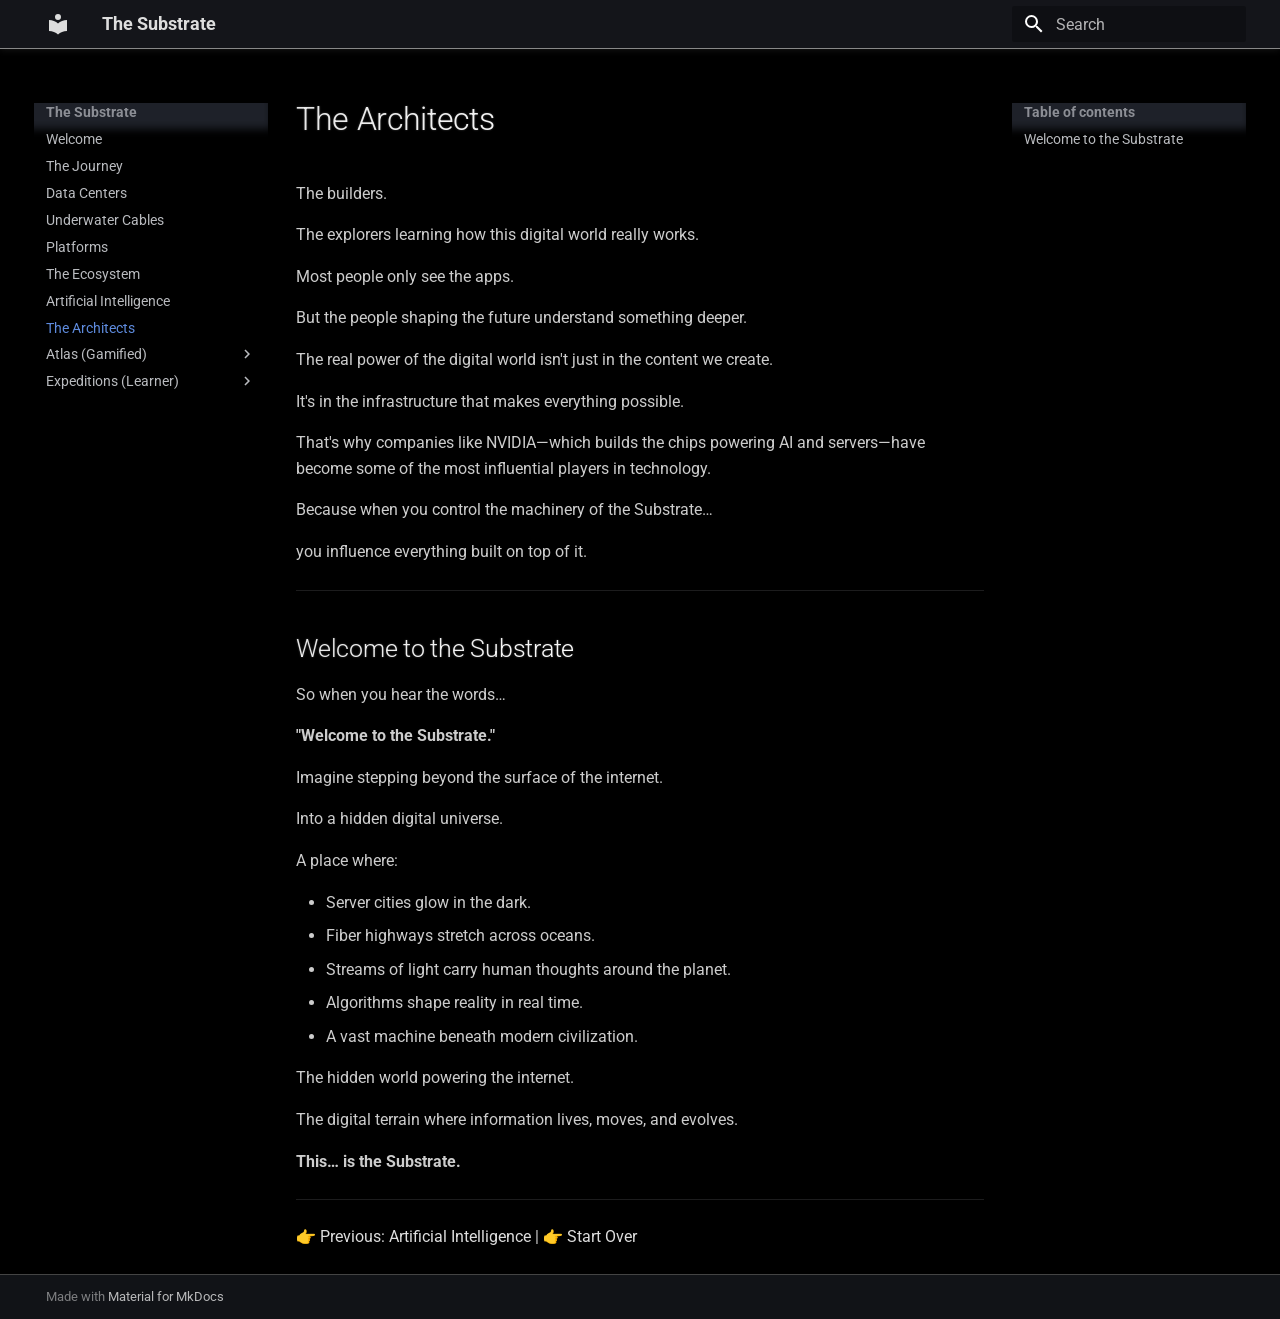
<file: humans/index.html>
<!doctype html>
<html lang="en" class="no-js">
  <head>
    
      <meta charset="utf-8">
      <meta name="viewport" content="width=device-width,initial-scale=1">
      
        <meta name="description" content="A field guide to the world beneath the internet">
      
      
        <meta name="author" content="solidarmadillo8979">
      
      
      
        <link rel="prev" href="../ai/">
      
      
        <link rel="next" href="../atlas/voids-echo/">
      
      
        
      
      
      <link rel="icon" href="../assets/images/favicon.png">
      <meta name="generator" content="mkdocs-1.6.1, mkdocs-material-9.7.6">
    
    
      
        <title>The Architects - The Substrate</title>
      
    
    
      <link rel="stylesheet" href="../assets/stylesheets/main.484c7ddc.min.css">
      
        
        <link rel="stylesheet" href="../assets/stylesheets/palette.ab4e12ef.min.css">
      
      


    
    
      
    
    
      
        
        
        <link rel="preconnect" href="https://fonts.gstatic.com" crossorigin>
        <link rel="stylesheet" href="https://fonts.googleapis.com/css?family=Roboto:300,300i,400,400i,700,700i%7CRoboto+Mono:400,400i,700,700i&display=fallback">
        <style>:root{--md-text-font:"Roboto";--md-code-font:"Roboto Mono"}</style>
      
    
    
      <link rel="stylesheet" href="../chrome.css">
    
    <script>__md_scope=new URL("..",location),__md_hash=e=>[...e].reduce(((e,_)=>(e<<5)-e+_.charCodeAt(0)),0),__md_get=(e,_=localStorage,t=__md_scope)=>JSON.parse(_.getItem(t.pathname+"."+e)),__md_set=(e,_,t=localStorage,a=__md_scope)=>{try{t.setItem(a.pathname+"."+e,JSON.stringify(_))}catch(e){}}</script>
    
      

    
    
  </head>
  
  
    
    
    
    
    
    <body dir="ltr" data-md-color-scheme="slate" data-md-color-primary="black" data-md-color-accent="grey">
  
    
    <input class="md-toggle" data-md-toggle="drawer" type="checkbox" id="__drawer" autocomplete="off">
    <input class="md-toggle" data-md-toggle="search" type="checkbox" id="__search" autocomplete="off">
    <label class="md-overlay" for="__drawer"></label>
    <div data-md-component="skip">
      
        
        <a href="#the-architects" class="md-skip">
          Skip to content
        </a>
      
    </div>
    <div data-md-component="announce">
      
    </div>
    
    
      

  

<header class="md-header md-header--shadow" data-md-component="header">
  <nav class="md-header__inner md-grid" aria-label="Header">
    <a href=".." title="The Substrate" class="md-header__button md-logo" aria-label="The Substrate" data-md-component="logo">
      
  
  <svg xmlns="http://www.w3.org/2000/svg" viewBox="0 0 24 24"><path d="M12 8a3 3 0 0 0 3-3 3 3 0 0 0-3-3 3 3 0 0 0-3 3 3 3 0 0 0 3 3m0 3.54C9.64 9.35 6.5 8 3 8v11c3.5 0 6.64 1.35 9 3.54 2.36-2.19 5.5-3.54 9-3.54V8c-3.5 0-6.64 1.35-9 3.54"/></svg>

    </a>
    <label class="md-header__button md-icon" for="__drawer">
      
      <svg xmlns="http://www.w3.org/2000/svg" viewBox="0 0 24 24"><path d="M3 6h18v2H3zm0 5h18v2H3zm0 5h18v2H3z"/></svg>
    </label>
    <div class="md-header__title" data-md-component="header-title">
      <div class="md-header__ellipsis">
        <div class="md-header__topic">
          <span class="md-ellipsis">
            The Substrate
          </span>
        </div>
        <div class="md-header__topic" data-md-component="header-topic">
          <span class="md-ellipsis">
            
              The Architects
            
          </span>
        </div>
      </div>
    </div>
    
      
    
    
    
    
      
      
        <label class="md-header__button md-icon" for="__search">
          
          <svg xmlns="http://www.w3.org/2000/svg" viewBox="0 0 24 24"><path d="M9.5 3A6.5 6.5 0 0 1 16 9.5c0 1.61-.59 3.09-1.56 4.23l.27.27h.79l5 5-1.5 1.5-5-5v-.79l-.27-.27A6.52 6.52 0 0 1 9.5 16 6.5 6.5 0 0 1 3 9.5 6.5 6.5 0 0 1 9.5 3m0 2C7 5 5 7 5 9.5S7 14 9.5 14 14 12 14 9.5 12 5 9.5 5"/></svg>
        </label>
        <div class="md-search" data-md-component="search" role="dialog">
  <label class="md-search__overlay" for="__search"></label>
  <div class="md-search__inner" role="search">
    <form class="md-search__form" name="search">
      <input type="text" class="md-search__input" name="query" aria-label="Search" placeholder="Search" autocapitalize="off" autocorrect="off" autocomplete="off" spellcheck="false" data-md-component="search-query" required>
      <label class="md-search__icon md-icon" for="__search">
        
        <svg xmlns="http://www.w3.org/2000/svg" viewBox="0 0 24 24"><path d="M9.5 3A6.5 6.5 0 0 1 16 9.5c0 1.61-.59 3.09-1.56 4.23l.27.27h.79l5 5-1.5 1.5-5-5v-.79l-.27-.27A6.52 6.52 0 0 1 9.5 16 6.5 6.5 0 0 1 3 9.5 6.5 6.5 0 0 1 9.5 3m0 2C7 5 5 7 5 9.5S7 14 9.5 14 14 12 14 9.5 12 5 9.5 5"/></svg>
        
        <svg xmlns="http://www.w3.org/2000/svg" viewBox="0 0 24 24"><path d="M20 11v2H8l5.5 5.5-1.42 1.42L4.16 12l7.92-7.92L13.5 5.5 8 11z"/></svg>
      </label>
      <nav class="md-search__options" aria-label="Search">
        
        <button type="reset" class="md-search__icon md-icon" title="Clear" aria-label="Clear" tabindex="-1">
          
          <svg xmlns="http://www.w3.org/2000/svg" viewBox="0 0 24 24"><path d="M19 6.41 17.59 5 12 10.59 6.41 5 5 6.41 10.59 12 5 17.59 6.41 19 12 13.41 17.59 19 19 17.59 13.41 12z"/></svg>
        </button>
      </nav>
      
    </form>
    <div class="md-search__output">
      <div class="md-search__scrollwrap" tabindex="0" data-md-scrollfix>
        <div class="md-search-result" data-md-component="search-result">
          <div class="md-search-result__meta">
            Initializing search
          </div>
          <ol class="md-search-result__list" role="presentation"></ol>
        </div>
      </div>
    </div>
  </div>
</div>
      
    
    
  </nav>
  
</header>
    
    <div class="md-container" data-md-component="container">
      
      
        
          
        
      
      <main class="md-main" data-md-component="main">
        <div class="md-main__inner md-grid">
          
            
              
              <div class="md-sidebar md-sidebar--primary" data-md-component="sidebar" data-md-type="navigation" >
                <div class="md-sidebar__scrollwrap">
                  <div class="md-sidebar__inner">
                    



<nav class="md-nav md-nav--primary" aria-label="Navigation" data-md-level="0">
  <label class="md-nav__title" for="__drawer">
    <a href=".." title="The Substrate" class="md-nav__button md-logo" aria-label="The Substrate" data-md-component="logo">
      
  
  <svg xmlns="http://www.w3.org/2000/svg" viewBox="0 0 24 24"><path d="M12 8a3 3 0 0 0 3-3 3 3 0 0 0-3-3 3 3 0 0 0-3 3 3 3 0 0 0 3 3m0 3.54C9.64 9.35 6.5 8 3 8v11c3.5 0 6.64 1.35 9 3.54 2.36-2.19 5.5-3.54 9-3.54V8c-3.5 0-6.64 1.35-9 3.54"/></svg>

    </a>
    The Substrate
  </label>
  
  <ul class="md-nav__list" data-md-scrollfix>
    
      
      
  
  
  
  
    <li class="md-nav__item">
      <a href=".." class="md-nav__link">
        
  
  
  <span class="md-ellipsis">
    
  
    Welcome
  

    
  </span>
  
  

      </a>
    </li>
  

    
      
      
  
  
  
  
    <li class="md-nav__item">
      <a href="../the-journey/" class="md-nav__link">
        
  
  
  <span class="md-ellipsis">
    
  
    The Journey
  

    
  </span>
  
  

      </a>
    </li>
  

    
      
      
  
  
  
  
    <li class="md-nav__item">
      <a href="../data-centers/" class="md-nav__link">
        
  
  
  <span class="md-ellipsis">
    
  
    Data Centers
  

    
  </span>
  
  

      </a>
    </li>
  

    
      
      
  
  
  
  
    <li class="md-nav__item">
      <a href="../underwater-cables/" class="md-nav__link">
        
  
  
  <span class="md-ellipsis">
    
  
    Underwater Cables
  

    
  </span>
  
  

      </a>
    </li>
  

    
      
      
  
  
  
  
    <li class="md-nav__item">
      <a href="../platforms/" class="md-nav__link">
        
  
  
  <span class="md-ellipsis">
    
  
    Platforms
  

    
  </span>
  
  

      </a>
    </li>
  

    
      
      
  
  
  
  
    <li class="md-nav__item">
      <a href="../ecosystem/" class="md-nav__link">
        
  
  
  <span class="md-ellipsis">
    
  
    The Ecosystem
  

    
  </span>
  
  

      </a>
    </li>
  

    
      
      
  
  
  
  
    <li class="md-nav__item">
      <a href="../ai/" class="md-nav__link">
        
  
  
  <span class="md-ellipsis">
    
  
    Artificial Intelligence
  

    
  </span>
  
  

      </a>
    </li>
  

    
      
      
  
  
    
  
  
  
    <li class="md-nav__item md-nav__item--active">
      
      <input class="md-nav__toggle md-toggle" type="checkbox" id="__toc">
      
      
        
      
      
        <label class="md-nav__link md-nav__link--active" for="__toc">
          
  
  
  <span class="md-ellipsis">
    
  
    The Architects
  

    
  </span>
  
  

          <span class="md-nav__icon md-icon"></span>
        </label>
      
      <a href="./" class="md-nav__link md-nav__link--active">
        
  
  
  <span class="md-ellipsis">
    
  
    The Architects
  

    
  </span>
  
  

      </a>
      
        

<nav class="md-nav md-nav--secondary" aria-label="Table of contents">
  
  
  
    
  
  
    <label class="md-nav__title" for="__toc">
      <span class="md-nav__icon md-icon"></span>
      Table of contents
    </label>
    <ul class="md-nav__list" data-md-component="toc" data-md-scrollfix>
      
        <li class="md-nav__item">
  <a href="#welcome-to-the-substrate" class="md-nav__link">
    <span class="md-ellipsis">
      
        Welcome to the Substrate
      
    </span>
  </a>
  
</li>
      
    </ul>
  
</nav>
      
    </li>
  

    
      
      
  
  
  
  
    
    
    
    
    
    <li class="md-nav__item md-nav__item--nested">
      
        
        
        <input class="md-nav__toggle md-toggle " type="checkbox" id="__nav_9" >
        
          
          <label class="md-nav__link" for="__nav_9" id="__nav_9_label" tabindex="0">
            
  
  
  <span class="md-ellipsis">
    
  
    Atlas (Gamified)
  

    
  </span>
  
  

            <span class="md-nav__icon md-icon"></span>
          </label>
        
        <nav class="md-nav" data-md-level="1" aria-labelledby="__nav_9_label" aria-expanded="false">
          <label class="md-nav__title" for="__nav_9">
            <span class="md-nav__icon md-icon"></span>
            
  
    Atlas (Gamified)
  

          </label>
          <ul class="md-nav__list" data-md-scrollfix>
            
              
                
  
  
  
  
    <li class="md-nav__item">
      <a href="../atlas/voids-echo/" class="md-nav__link">
        
  
  
  <span class="md-ellipsis">
    
  
    Void's Echo
  

    
  </span>
  
  

      </a>
    </li>
  

              
            
          </ul>
        </nav>
      
    </li>
  

    
      
      
  
  
  
  
    
    
    
    
    
    <li class="md-nav__item md-nav__item--nested">
      
        
        
        <input class="md-nav__toggle md-toggle " type="checkbox" id="__nav_10" >
        
          
          <label class="md-nav__link" for="__nav_10" id="__nav_10_label" tabindex="0">
            
  
  
  <span class="md-ellipsis">
    
  
    Expeditions (Learner)
  

    
  </span>
  
  

            <span class="md-nav__icon md-icon"></span>
          </label>
        
        <nav class="md-nav" data-md-level="1" aria-labelledby="__nav_10_label" aria-expanded="false">
          <label class="md-nav__title" for="__nav_10">
            <span class="md-nav__icon md-icon"></span>
            
  
    Expeditions (Learner)
  

          </label>
          <ul class="md-nav__list" data-md-scrollfix>
            
              
                
  
  
  
  
    <li class="md-nav__item">
      <a href="../expeditions/echo/" class="md-nav__link">
        
  
  
  <span class="md-ellipsis">
    
  
    echo Command
  

    
  </span>
  
  

      </a>
    </li>
  

              
            
          </ul>
        </nav>
      
    </li>
  

    
  </ul>
</nav>
                  </div>
                </div>
              </div>
            
            
              
              <div class="md-sidebar md-sidebar--secondary" data-md-component="sidebar" data-md-type="toc" >
                <div class="md-sidebar__scrollwrap">
                  <div class="md-sidebar__inner">
                    

<nav class="md-nav md-nav--secondary" aria-label="Table of contents">
  
  
  
    
  
  
    <label class="md-nav__title" for="__toc">
      <span class="md-nav__icon md-icon"></span>
      Table of contents
    </label>
    <ul class="md-nav__list" data-md-component="toc" data-md-scrollfix>
      
        <li class="md-nav__item">
  <a href="#welcome-to-the-substrate" class="md-nav__link">
    <span class="md-ellipsis">
      
        Welcome to the Substrate
      
    </span>
  </a>
  
</li>
      
    </ul>
  
</nav>
                  </div>
                </div>
              </div>
            
          
          
            <div class="md-content" data-md-component="content">
              
              <article class="md-content__inner md-typeset">
                
                  



<h1 id="the-architects">The Architects</h1>
<p>The builders.</p>
<p>The explorers learning how this digital world really works.</p>
<p>Most people only see the apps.</p>
<p>But the people shaping the future understand something deeper.</p>
<p>The real power of the digital world isn't just in the content we create.</p>
<p>It's in the infrastructure that makes everything possible.</p>
<p>That's why companies like NVIDIA—which builds the chips powering AI and servers—have become some of the most influential players in technology.</p>
<p>Because when you control the machinery of the Substrate…</p>
<p>you influence everything built on top of it.</p>
<hr />
<h2 id="welcome-to-the-substrate">Welcome to the Substrate</h2>
<p>So when you hear the words…</p>
<p><strong>"Welcome to the Substrate."</strong></p>
<p>Imagine stepping beyond the surface of the internet.</p>
<p>Into a hidden digital universe.</p>
<p>A place where:</p>
<ul>
<li>Server cities glow in the dark.</li>
<li>Fiber highways stretch across oceans.</li>
<li>Streams of light carry human thoughts around the planet.</li>
<li>Algorithms shape reality in real time.</li>
<li>A vast machine beneath modern civilization.</li>
</ul>
<p>The hidden world powering the internet.</p>
<p>The digital terrain where information lives, moves, and evolves.</p>
<p><strong>This… is the Substrate.</strong></p>
<hr />
<p>👉 <a href="../ai/">Previous: Artificial Intelligence</a> | 👉 <a href="../">Start Over</a></p>












                
              </article>
            </div>
          
          
<script>var target=document.getElementById(location.hash.slice(1));target&&target.name&&(target.checked=target.name.startsWith("__tabbed_"))</script>
        </div>
        
      </main>
      
        <footer class="md-footer">
  
  <div class="md-footer-meta md-typeset">
    <div class="md-footer-meta__inner md-grid">
      <div class="md-copyright">
  
  
    Made with
    <a href="https://squidfunk.github.io/mkdocs-material/" target="_blank" rel="noopener">
      Material for MkDocs
    </a>
  
</div>
      
    </div>
  </div>
</footer>
      
    </div>
    <div class="md-dialog" data-md-component="dialog">
      <div class="md-dialog__inner md-typeset"></div>
    </div>
    
    
    
      
      
      <script id="__config" type="application/json">{"annotate": null, "base": "..", "features": ["navigation.instant", "navigation.tracking", "navigation.next", "content.code.copy"], "search": "../assets/javascripts/workers/search.2c215733.min.js", "tags": null, "translations": {"clipboard.copied": "Copied to clipboard", "clipboard.copy": "Copy to clipboard", "search.result.more.one": "1 more on this page", "search.result.more.other": "# more on this page", "search.result.none": "No matching documents", "search.result.one": "1 matching document", "search.result.other": "# matching documents", "search.result.placeholder": "Type to start searching", "search.result.term.missing": "Missing", "select.version": "Select version"}, "version": null}</script>
    
    
      <script src="../assets/javascripts/bundle.79ae519e.min.js"></script>
      
    
  </body>
</html>
</file>
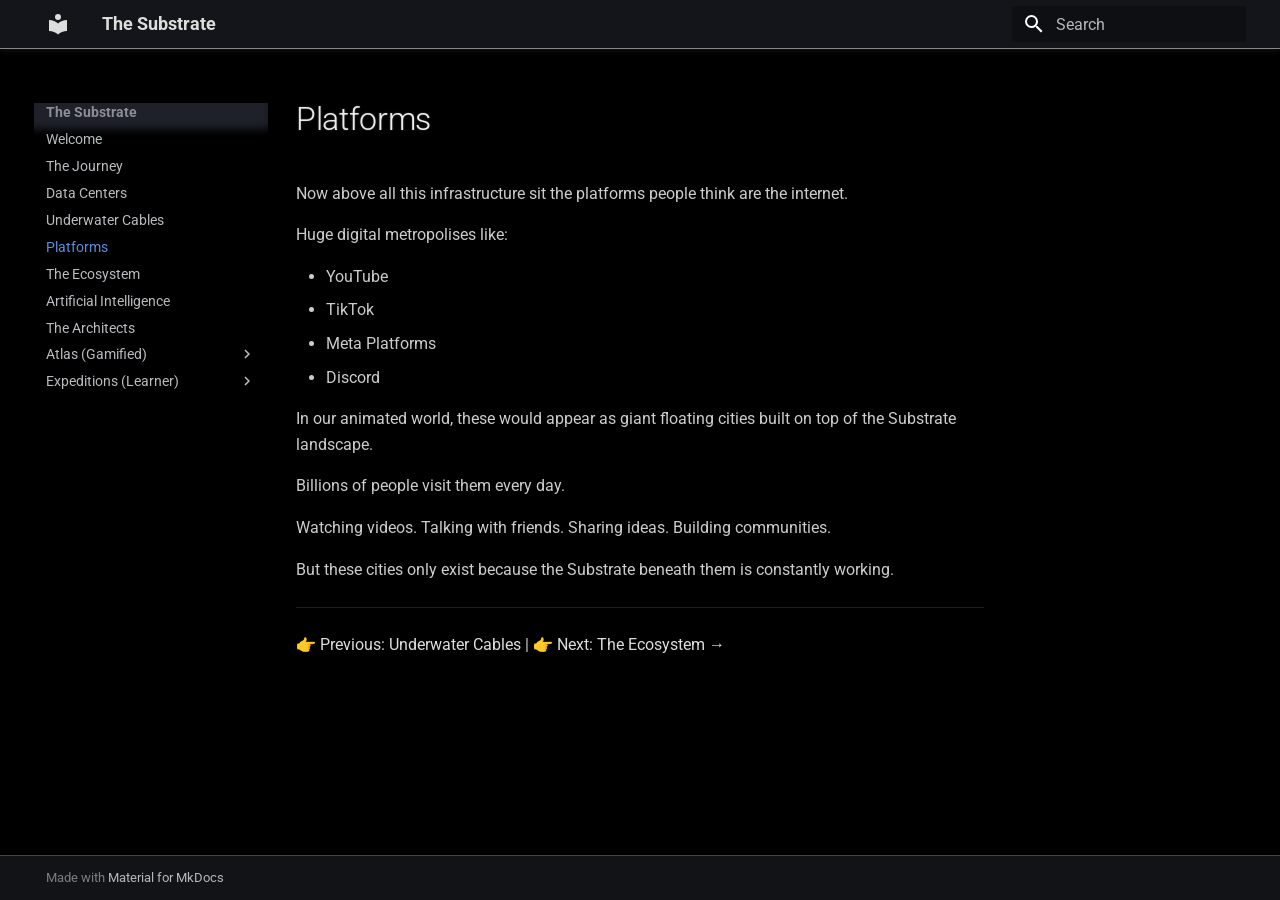
<file: platforms/index.html>
<!doctype html>
<html lang="en" class="no-js">
  <head>
    
      <meta charset="utf-8">
      <meta name="viewport" content="width=device-width,initial-scale=1">
      
        <meta name="description" content="A field guide to the world beneath the internet">
      
      
        <meta name="author" content="solidarmadillo8979">
      
      
      
        <link rel="prev" href="../underwater-cables/">
      
      
        <link rel="next" href="../ecosystem/">
      
      
        
      
      
      <link rel="icon" href="../assets/images/favicon.png">
      <meta name="generator" content="mkdocs-1.6.1, mkdocs-material-9.7.6">
    
    
      
        <title>Platforms - The Substrate</title>
      
    
    
      <link rel="stylesheet" href="../assets/stylesheets/main.484c7ddc.min.css">
      
        
        <link rel="stylesheet" href="../assets/stylesheets/palette.ab4e12ef.min.css">
      
      


    
    
      
    
    
      
        
        
        <link rel="preconnect" href="https://fonts.gstatic.com" crossorigin>
        <link rel="stylesheet" href="https://fonts.googleapis.com/css?family=Roboto:300,300i,400,400i,700,700i%7CRoboto+Mono:400,400i,700,700i&display=fallback">
        <style>:root{--md-text-font:"Roboto";--md-code-font:"Roboto Mono"}</style>
      
    
    
      <link rel="stylesheet" href="../chrome.css">
    
    <script>__md_scope=new URL("..",location),__md_hash=e=>[...e].reduce(((e,_)=>(e<<5)-e+_.charCodeAt(0)),0),__md_get=(e,_=localStorage,t=__md_scope)=>JSON.parse(_.getItem(t.pathname+"."+e)),__md_set=(e,_,t=localStorage,a=__md_scope)=>{try{t.setItem(a.pathname+"."+e,JSON.stringify(_))}catch(e){}}</script>
    
      

    
    
  </head>
  
  
    
    
    
    
    
    <body dir="ltr" data-md-color-scheme="slate" data-md-color-primary="black" data-md-color-accent="grey">
  
    
    <input class="md-toggle" data-md-toggle="drawer" type="checkbox" id="__drawer" autocomplete="off">
    <input class="md-toggle" data-md-toggle="search" type="checkbox" id="__search" autocomplete="off">
    <label class="md-overlay" for="__drawer"></label>
    <div data-md-component="skip">
      
        
        <a href="#platforms" class="md-skip">
          Skip to content
        </a>
      
    </div>
    <div data-md-component="announce">
      
    </div>
    
    
      

  

<header class="md-header md-header--shadow" data-md-component="header">
  <nav class="md-header__inner md-grid" aria-label="Header">
    <a href=".." title="The Substrate" class="md-header__button md-logo" aria-label="The Substrate" data-md-component="logo">
      
  
  <svg xmlns="http://www.w3.org/2000/svg" viewBox="0 0 24 24"><path d="M12 8a3 3 0 0 0 3-3 3 3 0 0 0-3-3 3 3 0 0 0-3 3 3 3 0 0 0 3 3m0 3.54C9.64 9.35 6.5 8 3 8v11c3.5 0 6.64 1.35 9 3.54 2.36-2.19 5.5-3.54 9-3.54V8c-3.5 0-6.64 1.35-9 3.54"/></svg>

    </a>
    <label class="md-header__button md-icon" for="__drawer">
      
      <svg xmlns="http://www.w3.org/2000/svg" viewBox="0 0 24 24"><path d="M3 6h18v2H3zm0 5h18v2H3zm0 5h18v2H3z"/></svg>
    </label>
    <div class="md-header__title" data-md-component="header-title">
      <div class="md-header__ellipsis">
        <div class="md-header__topic">
          <span class="md-ellipsis">
            The Substrate
          </span>
        </div>
        <div class="md-header__topic" data-md-component="header-topic">
          <span class="md-ellipsis">
            
              Platforms
            
          </span>
        </div>
      </div>
    </div>
    
      
    
    
    
    
      
      
        <label class="md-header__button md-icon" for="__search">
          
          <svg xmlns="http://www.w3.org/2000/svg" viewBox="0 0 24 24"><path d="M9.5 3A6.5 6.5 0 0 1 16 9.5c0 1.61-.59 3.09-1.56 4.23l.27.27h.79l5 5-1.5 1.5-5-5v-.79l-.27-.27A6.52 6.52 0 0 1 9.5 16 6.5 6.5 0 0 1 3 9.5 6.5 6.5 0 0 1 9.5 3m0 2C7 5 5 7 5 9.5S7 14 9.5 14 14 12 14 9.5 12 5 9.5 5"/></svg>
        </label>
        <div class="md-search" data-md-component="search" role="dialog">
  <label class="md-search__overlay" for="__search"></label>
  <div class="md-search__inner" role="search">
    <form class="md-search__form" name="search">
      <input type="text" class="md-search__input" name="query" aria-label="Search" placeholder="Search" autocapitalize="off" autocorrect="off" autocomplete="off" spellcheck="false" data-md-component="search-query" required>
      <label class="md-search__icon md-icon" for="__search">
        
        <svg xmlns="http://www.w3.org/2000/svg" viewBox="0 0 24 24"><path d="M9.5 3A6.5 6.5 0 0 1 16 9.5c0 1.61-.59 3.09-1.56 4.23l.27.27h.79l5 5-1.5 1.5-5-5v-.79l-.27-.27A6.52 6.52 0 0 1 9.5 16 6.5 6.5 0 0 1 3 9.5 6.5 6.5 0 0 1 9.5 3m0 2C7 5 5 7 5 9.5S7 14 9.5 14 14 12 14 9.5 12 5 9.5 5"/></svg>
        
        <svg xmlns="http://www.w3.org/2000/svg" viewBox="0 0 24 24"><path d="M20 11v2H8l5.5 5.5-1.42 1.42L4.16 12l7.92-7.92L13.5 5.5 8 11z"/></svg>
      </label>
      <nav class="md-search__options" aria-label="Search">
        
        <button type="reset" class="md-search__icon md-icon" title="Clear" aria-label="Clear" tabindex="-1">
          
          <svg xmlns="http://www.w3.org/2000/svg" viewBox="0 0 24 24"><path d="M19 6.41 17.59 5 12 10.59 6.41 5 5 6.41 10.59 12 5 17.59 6.41 19 12 13.41 17.59 19 19 17.59 13.41 12z"/></svg>
        </button>
      </nav>
      
    </form>
    <div class="md-search__output">
      <div class="md-search__scrollwrap" tabindex="0" data-md-scrollfix>
        <div class="md-search-result" data-md-component="search-result">
          <div class="md-search-result__meta">
            Initializing search
          </div>
          <ol class="md-search-result__list" role="presentation"></ol>
        </div>
      </div>
    </div>
  </div>
</div>
      
    
    
  </nav>
  
</header>
    
    <div class="md-container" data-md-component="container">
      
      
        
          
        
      
      <main class="md-main" data-md-component="main">
        <div class="md-main__inner md-grid">
          
            
              
              <div class="md-sidebar md-sidebar--primary" data-md-component="sidebar" data-md-type="navigation" >
                <div class="md-sidebar__scrollwrap">
                  <div class="md-sidebar__inner">
                    



<nav class="md-nav md-nav--primary" aria-label="Navigation" data-md-level="0">
  <label class="md-nav__title" for="__drawer">
    <a href=".." title="The Substrate" class="md-nav__button md-logo" aria-label="The Substrate" data-md-component="logo">
      
  
  <svg xmlns="http://www.w3.org/2000/svg" viewBox="0 0 24 24"><path d="M12 8a3 3 0 0 0 3-3 3 3 0 0 0-3-3 3 3 0 0 0-3 3 3 3 0 0 0 3 3m0 3.54C9.64 9.35 6.5 8 3 8v11c3.5 0 6.64 1.35 9 3.54 2.36-2.19 5.5-3.54 9-3.54V8c-3.5 0-6.64 1.35-9 3.54"/></svg>

    </a>
    The Substrate
  </label>
  
  <ul class="md-nav__list" data-md-scrollfix>
    
      
      
  
  
  
  
    <li class="md-nav__item">
      <a href=".." class="md-nav__link">
        
  
  
  <span class="md-ellipsis">
    
  
    Welcome
  

    
  </span>
  
  

      </a>
    </li>
  

    
      
      
  
  
  
  
    <li class="md-nav__item">
      <a href="../the-journey/" class="md-nav__link">
        
  
  
  <span class="md-ellipsis">
    
  
    The Journey
  

    
  </span>
  
  

      </a>
    </li>
  

    
      
      
  
  
  
  
    <li class="md-nav__item">
      <a href="../data-centers/" class="md-nav__link">
        
  
  
  <span class="md-ellipsis">
    
  
    Data Centers
  

    
  </span>
  
  

      </a>
    </li>
  

    
      
      
  
  
  
  
    <li class="md-nav__item">
      <a href="../underwater-cables/" class="md-nav__link">
        
  
  
  <span class="md-ellipsis">
    
  
    Underwater Cables
  

    
  </span>
  
  

      </a>
    </li>
  

    
      
      
  
  
    
  
  
  
    <li class="md-nav__item md-nav__item--active">
      
      <input class="md-nav__toggle md-toggle" type="checkbox" id="__toc">
      
      
        
      
      
      <a href="./" class="md-nav__link md-nav__link--active">
        
  
  
  <span class="md-ellipsis">
    
  
    Platforms
  

    
  </span>
  
  

      </a>
      
    </li>
  

    
      
      
  
  
  
  
    <li class="md-nav__item">
      <a href="../ecosystem/" class="md-nav__link">
        
  
  
  <span class="md-ellipsis">
    
  
    The Ecosystem
  

    
  </span>
  
  

      </a>
    </li>
  

    
      
      
  
  
  
  
    <li class="md-nav__item">
      <a href="../ai/" class="md-nav__link">
        
  
  
  <span class="md-ellipsis">
    
  
    Artificial Intelligence
  

    
  </span>
  
  

      </a>
    </li>
  

    
      
      
  
  
  
  
    <li class="md-nav__item">
      <a href="../humans/" class="md-nav__link">
        
  
  
  <span class="md-ellipsis">
    
  
    The Architects
  

    
  </span>
  
  

      </a>
    </li>
  

    
      
      
  
  
  
  
    
    
    
    
    
    <li class="md-nav__item md-nav__item--nested">
      
        
        
        <input class="md-nav__toggle md-toggle " type="checkbox" id="__nav_9" >
        
          
          <label class="md-nav__link" for="__nav_9" id="__nav_9_label" tabindex="0">
            
  
  
  <span class="md-ellipsis">
    
  
    Atlas (Gamified)
  

    
  </span>
  
  

            <span class="md-nav__icon md-icon"></span>
          </label>
        
        <nav class="md-nav" data-md-level="1" aria-labelledby="__nav_9_label" aria-expanded="false">
          <label class="md-nav__title" for="__nav_9">
            <span class="md-nav__icon md-icon"></span>
            
  
    Atlas (Gamified)
  

          </label>
          <ul class="md-nav__list" data-md-scrollfix>
            
              
                
  
  
  
  
    <li class="md-nav__item">
      <a href="../atlas/voids-echo/" class="md-nav__link">
        
  
  
  <span class="md-ellipsis">
    
  
    Void's Echo
  

    
  </span>
  
  

      </a>
    </li>
  

              
            
          </ul>
        </nav>
      
    </li>
  

    
      
      
  
  
  
  
    
    
    
    
    
    <li class="md-nav__item md-nav__item--nested">
      
        
        
        <input class="md-nav__toggle md-toggle " type="checkbox" id="__nav_10" >
        
          
          <label class="md-nav__link" for="__nav_10" id="__nav_10_label" tabindex="0">
            
  
  
  <span class="md-ellipsis">
    
  
    Expeditions (Learner)
  

    
  </span>
  
  

            <span class="md-nav__icon md-icon"></span>
          </label>
        
        <nav class="md-nav" data-md-level="1" aria-labelledby="__nav_10_label" aria-expanded="false">
          <label class="md-nav__title" for="__nav_10">
            <span class="md-nav__icon md-icon"></span>
            
  
    Expeditions (Learner)
  

          </label>
          <ul class="md-nav__list" data-md-scrollfix>
            
              
                
  
  
  
  
    <li class="md-nav__item">
      <a href="../expeditions/echo/" class="md-nav__link">
        
  
  
  <span class="md-ellipsis">
    
  
    echo Command
  

    
  </span>
  
  

      </a>
    </li>
  

              
            
          </ul>
        </nav>
      
    </li>
  

    
  </ul>
</nav>
                  </div>
                </div>
              </div>
            
            
              
              <div class="md-sidebar md-sidebar--secondary" data-md-component="sidebar" data-md-type="toc" >
                <div class="md-sidebar__scrollwrap">
                  <div class="md-sidebar__inner">
                    

<nav class="md-nav md-nav--secondary" aria-label="Table of contents">
  
  
  
    
  
  
</nav>
                  </div>
                </div>
              </div>
            
          
          
            <div class="md-content" data-md-component="content">
              
              <article class="md-content__inner md-typeset">
                
                  



<h1 id="platforms">Platforms</h1>
<p>Now above all this infrastructure sit the platforms people think are the internet.</p>
<p>Huge digital metropolises like:</p>
<ul>
<li>YouTube</li>
<li>TikTok</li>
<li>Meta Platforms</li>
<li>Discord</li>
</ul>
<p>In our animated world, these would appear as giant floating cities built on top of the Substrate landscape.</p>
<p>Billions of people visit them every day.</p>
<p>Watching videos.
Talking with friends.
Sharing ideas.
Building communities.</p>
<p>But these cities only exist because the Substrate beneath them is constantly working.</p>
<hr />
<p>👉 <a href="../underwater-cables/">Previous: Underwater Cables</a> | 👉 <a href="../ecosystem/">Next: The Ecosystem →</a></p>












                
              </article>
            </div>
          
          
<script>var target=document.getElementById(location.hash.slice(1));target&&target.name&&(target.checked=target.name.startsWith("__tabbed_"))</script>
        </div>
        
      </main>
      
        <footer class="md-footer">
  
  <div class="md-footer-meta md-typeset">
    <div class="md-footer-meta__inner md-grid">
      <div class="md-copyright">
  
  
    Made with
    <a href="https://squidfunk.github.io/mkdocs-material/" target="_blank" rel="noopener">
      Material for MkDocs
    </a>
  
</div>
      
    </div>
  </div>
</footer>
      
    </div>
    <div class="md-dialog" data-md-component="dialog">
      <div class="md-dialog__inner md-typeset"></div>
    </div>
    
    
    
      
      
      <script id="__config" type="application/json">{"annotate": null, "base": "..", "features": ["navigation.instant", "navigation.tracking", "navigation.next", "content.code.copy"], "search": "../assets/javascripts/workers/search.2c215733.min.js", "tags": null, "translations": {"clipboard.copied": "Copied to clipboard", "clipboard.copy": "Copy to clipboard", "search.result.more.one": "1 more on this page", "search.result.more.other": "# more on this page", "search.result.none": "No matching documents", "search.result.one": "1 matching document", "search.result.other": "# matching documents", "search.result.placeholder": "Type to start searching", "search.result.term.missing": "Missing", "select.version": "Select version"}, "version": null}</script>
    
    
      <script src="../assets/javascripts/bundle.79ae519e.min.js"></script>
      
    
  </body>
</html>
</file>
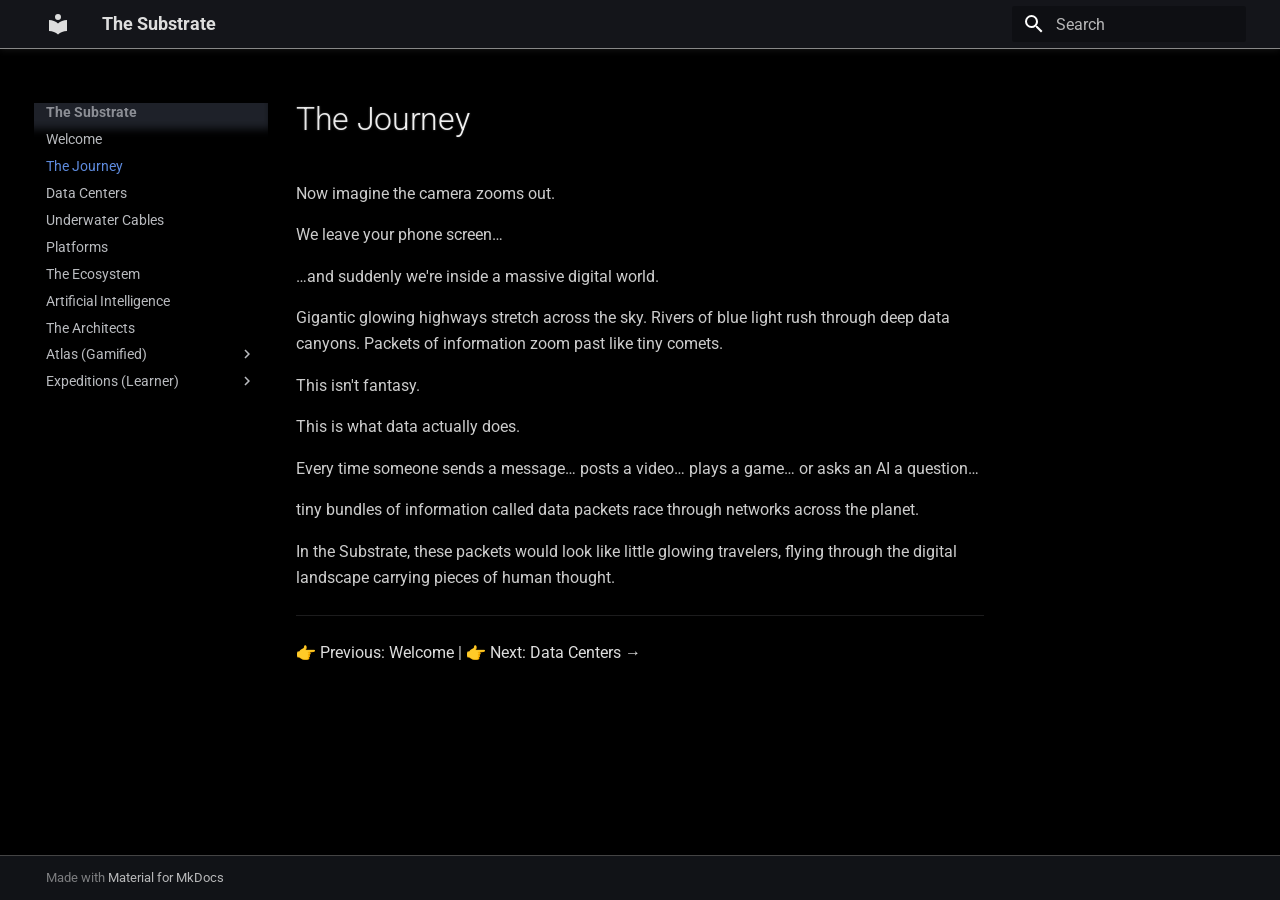
<file: the-journey/index.html>
<!doctype html>
<html lang="en" class="no-js">
  <head>
    
      <meta charset="utf-8">
      <meta name="viewport" content="width=device-width,initial-scale=1">
      
        <meta name="description" content="A field guide to the world beneath the internet">
      
      
        <meta name="author" content="solidarmadillo8979">
      
      
      
        <link rel="prev" href="..">
      
      
        <link rel="next" href="../data-centers/">
      
      
        
      
      
      <link rel="icon" href="../assets/images/favicon.png">
      <meta name="generator" content="mkdocs-1.6.1, mkdocs-material-9.7.6">
    
    
      
        <title>The Journey - The Substrate</title>
      
    
    
      <link rel="stylesheet" href="../assets/stylesheets/main.484c7ddc.min.css">
      
        
        <link rel="stylesheet" href="../assets/stylesheets/palette.ab4e12ef.min.css">
      
      


    
    
      
    
    
      
        
        
        <link rel="preconnect" href="https://fonts.gstatic.com" crossorigin>
        <link rel="stylesheet" href="https://fonts.googleapis.com/css?family=Roboto:300,300i,400,400i,700,700i%7CRoboto+Mono:400,400i,700,700i&display=fallback">
        <style>:root{--md-text-font:"Roboto";--md-code-font:"Roboto Mono"}</style>
      
    
    
      <link rel="stylesheet" href="../chrome.css">
    
    <script>__md_scope=new URL("..",location),__md_hash=e=>[...e].reduce(((e,_)=>(e<<5)-e+_.charCodeAt(0)),0),__md_get=(e,_=localStorage,t=__md_scope)=>JSON.parse(_.getItem(t.pathname+"."+e)),__md_set=(e,_,t=localStorage,a=__md_scope)=>{try{t.setItem(a.pathname+"."+e,JSON.stringify(_))}catch(e){}}</script>
    
      

    
    
  </head>
  
  
    
    
    
    
    
    <body dir="ltr" data-md-color-scheme="slate" data-md-color-primary="black" data-md-color-accent="grey">
  
    
    <input class="md-toggle" data-md-toggle="drawer" type="checkbox" id="__drawer" autocomplete="off">
    <input class="md-toggle" data-md-toggle="search" type="checkbox" id="__search" autocomplete="off">
    <label class="md-overlay" for="__drawer"></label>
    <div data-md-component="skip">
      
        
        <a href="#the-journey" class="md-skip">
          Skip to content
        </a>
      
    </div>
    <div data-md-component="announce">
      
    </div>
    
    
      

  

<header class="md-header md-header--shadow" data-md-component="header">
  <nav class="md-header__inner md-grid" aria-label="Header">
    <a href=".." title="The Substrate" class="md-header__button md-logo" aria-label="The Substrate" data-md-component="logo">
      
  
  <svg xmlns="http://www.w3.org/2000/svg" viewBox="0 0 24 24"><path d="M12 8a3 3 0 0 0 3-3 3 3 0 0 0-3-3 3 3 0 0 0-3 3 3 3 0 0 0 3 3m0 3.54C9.64 9.35 6.5 8 3 8v11c3.5 0 6.64 1.35 9 3.54 2.36-2.19 5.5-3.54 9-3.54V8c-3.5 0-6.64 1.35-9 3.54"/></svg>

    </a>
    <label class="md-header__button md-icon" for="__drawer">
      
      <svg xmlns="http://www.w3.org/2000/svg" viewBox="0 0 24 24"><path d="M3 6h18v2H3zm0 5h18v2H3zm0 5h18v2H3z"/></svg>
    </label>
    <div class="md-header__title" data-md-component="header-title">
      <div class="md-header__ellipsis">
        <div class="md-header__topic">
          <span class="md-ellipsis">
            The Substrate
          </span>
        </div>
        <div class="md-header__topic" data-md-component="header-topic">
          <span class="md-ellipsis">
            
              The Journey
            
          </span>
        </div>
      </div>
    </div>
    
      
    
    
    
    
      
      
        <label class="md-header__button md-icon" for="__search">
          
          <svg xmlns="http://www.w3.org/2000/svg" viewBox="0 0 24 24"><path d="M9.5 3A6.5 6.5 0 0 1 16 9.5c0 1.61-.59 3.09-1.56 4.23l.27.27h.79l5 5-1.5 1.5-5-5v-.79l-.27-.27A6.52 6.52 0 0 1 9.5 16 6.5 6.5 0 0 1 3 9.5 6.5 6.5 0 0 1 9.5 3m0 2C7 5 5 7 5 9.5S7 14 9.5 14 14 12 14 9.5 12 5 9.5 5"/></svg>
        </label>
        <div class="md-search" data-md-component="search" role="dialog">
  <label class="md-search__overlay" for="__search"></label>
  <div class="md-search__inner" role="search">
    <form class="md-search__form" name="search">
      <input type="text" class="md-search__input" name="query" aria-label="Search" placeholder="Search" autocapitalize="off" autocorrect="off" autocomplete="off" spellcheck="false" data-md-component="search-query" required>
      <label class="md-search__icon md-icon" for="__search">
        
        <svg xmlns="http://www.w3.org/2000/svg" viewBox="0 0 24 24"><path d="M9.5 3A6.5 6.5 0 0 1 16 9.5c0 1.61-.59 3.09-1.56 4.23l.27.27h.79l5 5-1.5 1.5-5-5v-.79l-.27-.27A6.52 6.52 0 0 1 9.5 16 6.5 6.5 0 0 1 3 9.5 6.5 6.5 0 0 1 9.5 3m0 2C7 5 5 7 5 9.5S7 14 9.5 14 14 12 14 9.5 12 5 9.5 5"/></svg>
        
        <svg xmlns="http://www.w3.org/2000/svg" viewBox="0 0 24 24"><path d="M20 11v2H8l5.5 5.5-1.42 1.42L4.16 12l7.92-7.92L13.5 5.5 8 11z"/></svg>
      </label>
      <nav class="md-search__options" aria-label="Search">
        
        <button type="reset" class="md-search__icon md-icon" title="Clear" aria-label="Clear" tabindex="-1">
          
          <svg xmlns="http://www.w3.org/2000/svg" viewBox="0 0 24 24"><path d="M19 6.41 17.59 5 12 10.59 6.41 5 5 6.41 10.59 12 5 17.59 6.41 19 12 13.41 17.59 19 19 17.59 13.41 12z"/></svg>
        </button>
      </nav>
      
    </form>
    <div class="md-search__output">
      <div class="md-search__scrollwrap" tabindex="0" data-md-scrollfix>
        <div class="md-search-result" data-md-component="search-result">
          <div class="md-search-result__meta">
            Initializing search
          </div>
          <ol class="md-search-result__list" role="presentation"></ol>
        </div>
      </div>
    </div>
  </div>
</div>
      
    
    
  </nav>
  
</header>
    
    <div class="md-container" data-md-component="container">
      
      
        
          
        
      
      <main class="md-main" data-md-component="main">
        <div class="md-main__inner md-grid">
          
            
              
              <div class="md-sidebar md-sidebar--primary" data-md-component="sidebar" data-md-type="navigation" >
                <div class="md-sidebar__scrollwrap">
                  <div class="md-sidebar__inner">
                    



<nav class="md-nav md-nav--primary" aria-label="Navigation" data-md-level="0">
  <label class="md-nav__title" for="__drawer">
    <a href=".." title="The Substrate" class="md-nav__button md-logo" aria-label="The Substrate" data-md-component="logo">
      
  
  <svg xmlns="http://www.w3.org/2000/svg" viewBox="0 0 24 24"><path d="M12 8a3 3 0 0 0 3-3 3 3 0 0 0-3-3 3 3 0 0 0-3 3 3 3 0 0 0 3 3m0 3.54C9.64 9.35 6.5 8 3 8v11c3.5 0 6.64 1.35 9 3.54 2.36-2.19 5.5-3.54 9-3.54V8c-3.5 0-6.64 1.35-9 3.54"/></svg>

    </a>
    The Substrate
  </label>
  
  <ul class="md-nav__list" data-md-scrollfix>
    
      
      
  
  
  
  
    <li class="md-nav__item">
      <a href=".." class="md-nav__link">
        
  
  
  <span class="md-ellipsis">
    
  
    Welcome
  

    
  </span>
  
  

      </a>
    </li>
  

    
      
      
  
  
    
  
  
  
    <li class="md-nav__item md-nav__item--active">
      
      <input class="md-nav__toggle md-toggle" type="checkbox" id="__toc">
      
      
        
      
      
      <a href="./" class="md-nav__link md-nav__link--active">
        
  
  
  <span class="md-ellipsis">
    
  
    The Journey
  

    
  </span>
  
  

      </a>
      
    </li>
  

    
      
      
  
  
  
  
    <li class="md-nav__item">
      <a href="../data-centers/" class="md-nav__link">
        
  
  
  <span class="md-ellipsis">
    
  
    Data Centers
  

    
  </span>
  
  

      </a>
    </li>
  

    
      
      
  
  
  
  
    <li class="md-nav__item">
      <a href="../underwater-cables/" class="md-nav__link">
        
  
  
  <span class="md-ellipsis">
    
  
    Underwater Cables
  

    
  </span>
  
  

      </a>
    </li>
  

    
      
      
  
  
  
  
    <li class="md-nav__item">
      <a href="../platforms/" class="md-nav__link">
        
  
  
  <span class="md-ellipsis">
    
  
    Platforms
  

    
  </span>
  
  

      </a>
    </li>
  

    
      
      
  
  
  
  
    <li class="md-nav__item">
      <a href="../ecosystem/" class="md-nav__link">
        
  
  
  <span class="md-ellipsis">
    
  
    The Ecosystem
  

    
  </span>
  
  

      </a>
    </li>
  

    
      
      
  
  
  
  
    <li class="md-nav__item">
      <a href="../ai/" class="md-nav__link">
        
  
  
  <span class="md-ellipsis">
    
  
    Artificial Intelligence
  

    
  </span>
  
  

      </a>
    </li>
  

    
      
      
  
  
  
  
    <li class="md-nav__item">
      <a href="../humans/" class="md-nav__link">
        
  
  
  <span class="md-ellipsis">
    
  
    The Architects
  

    
  </span>
  
  

      </a>
    </li>
  

    
      
      
  
  
  
  
    
    
    
    
    
    <li class="md-nav__item md-nav__item--nested">
      
        
        
        <input class="md-nav__toggle md-toggle " type="checkbox" id="__nav_9" >
        
          
          <label class="md-nav__link" for="__nav_9" id="__nav_9_label" tabindex="0">
            
  
  
  <span class="md-ellipsis">
    
  
    Atlas (Gamified)
  

    
  </span>
  
  

            <span class="md-nav__icon md-icon"></span>
          </label>
        
        <nav class="md-nav" data-md-level="1" aria-labelledby="__nav_9_label" aria-expanded="false">
          <label class="md-nav__title" for="__nav_9">
            <span class="md-nav__icon md-icon"></span>
            
  
    Atlas (Gamified)
  

          </label>
          <ul class="md-nav__list" data-md-scrollfix>
            
              
                
  
  
  
  
    <li class="md-nav__item">
      <a href="../atlas/voids-echo/" class="md-nav__link">
        
  
  
  <span class="md-ellipsis">
    
  
    Void's Echo
  

    
  </span>
  
  

      </a>
    </li>
  

              
            
          </ul>
        </nav>
      
    </li>
  

    
      
      
  
  
  
  
    
    
    
    
    
    <li class="md-nav__item md-nav__item--nested">
      
        
        
        <input class="md-nav__toggle md-toggle " type="checkbox" id="__nav_10" >
        
          
          <label class="md-nav__link" for="__nav_10" id="__nav_10_label" tabindex="0">
            
  
  
  <span class="md-ellipsis">
    
  
    Expeditions (Learner)
  

    
  </span>
  
  

            <span class="md-nav__icon md-icon"></span>
          </label>
        
        <nav class="md-nav" data-md-level="1" aria-labelledby="__nav_10_label" aria-expanded="false">
          <label class="md-nav__title" for="__nav_10">
            <span class="md-nav__icon md-icon"></span>
            
  
    Expeditions (Learner)
  

          </label>
          <ul class="md-nav__list" data-md-scrollfix>
            
              
                
  
  
  
  
    <li class="md-nav__item">
      <a href="../expeditions/echo/" class="md-nav__link">
        
  
  
  <span class="md-ellipsis">
    
  
    echo Command
  

    
  </span>
  
  

      </a>
    </li>
  

              
            
          </ul>
        </nav>
      
    </li>
  

    
  </ul>
</nav>
                  </div>
                </div>
              </div>
            
            
              
              <div class="md-sidebar md-sidebar--secondary" data-md-component="sidebar" data-md-type="toc" >
                <div class="md-sidebar__scrollwrap">
                  <div class="md-sidebar__inner">
                    

<nav class="md-nav md-nav--secondary" aria-label="Table of contents">
  
  
  
    
  
  
</nav>
                  </div>
                </div>
              </div>
            
          
          
            <div class="md-content" data-md-component="content">
              
              <article class="md-content__inner md-typeset">
                
                  



<h1 id="the-journey">The Journey</h1>
<p>Now imagine the camera zooms out.</p>
<p>We leave your phone screen…</p>
<p>…and suddenly we're inside a massive digital world.</p>
<p>Gigantic glowing highways stretch across the sky.
Rivers of blue light rush through deep data canyons.
Packets of information zoom past like tiny comets.</p>
<p>This isn't fantasy.</p>
<p>This is what data actually does.</p>
<p>Every time someone sends a message…
posts a video…
plays a game…
or asks an AI a question…</p>
<p>tiny bundles of information called data packets race through networks across the planet.</p>
<p>In the Substrate, these packets would look like little glowing travelers, flying through the digital landscape carrying pieces of human thought.</p>
<hr />
<p>👉 <a href="../">Previous: Welcome</a> | 👉 <a href="../data-centers/">Next: Data Centers →</a></p>












                
              </article>
            </div>
          
          
<script>var target=document.getElementById(location.hash.slice(1));target&&target.name&&(target.checked=target.name.startsWith("__tabbed_"))</script>
        </div>
        
      </main>
      
        <footer class="md-footer">
  
  <div class="md-footer-meta md-typeset">
    <div class="md-footer-meta__inner md-grid">
      <div class="md-copyright">
  
  
    Made with
    <a href="https://squidfunk.github.io/mkdocs-material/" target="_blank" rel="noopener">
      Material for MkDocs
    </a>
  
</div>
      
    </div>
  </div>
</footer>
      
    </div>
    <div class="md-dialog" data-md-component="dialog">
      <div class="md-dialog__inner md-typeset"></div>
    </div>
    
    
    
      
      
      <script id="__config" type="application/json">{"annotate": null, "base": "..", "features": ["navigation.instant", "navigation.tracking", "navigation.next", "content.code.copy"], "search": "../assets/javascripts/workers/search.2c215733.min.js", "tags": null, "translations": {"clipboard.copied": "Copied to clipboard", "clipboard.copy": "Copy to clipboard", "search.result.more.one": "1 more on this page", "search.result.more.other": "# more on this page", "search.result.none": "No matching documents", "search.result.one": "1 matching document", "search.result.other": "# matching documents", "search.result.placeholder": "Type to start searching", "search.result.term.missing": "Missing", "select.version": "Select version"}, "version": null}</script>
    
    
      <script src="../assets/javascripts/bundle.79ae519e.min.js"></script>
      
    
  </body>
</html>
</file>
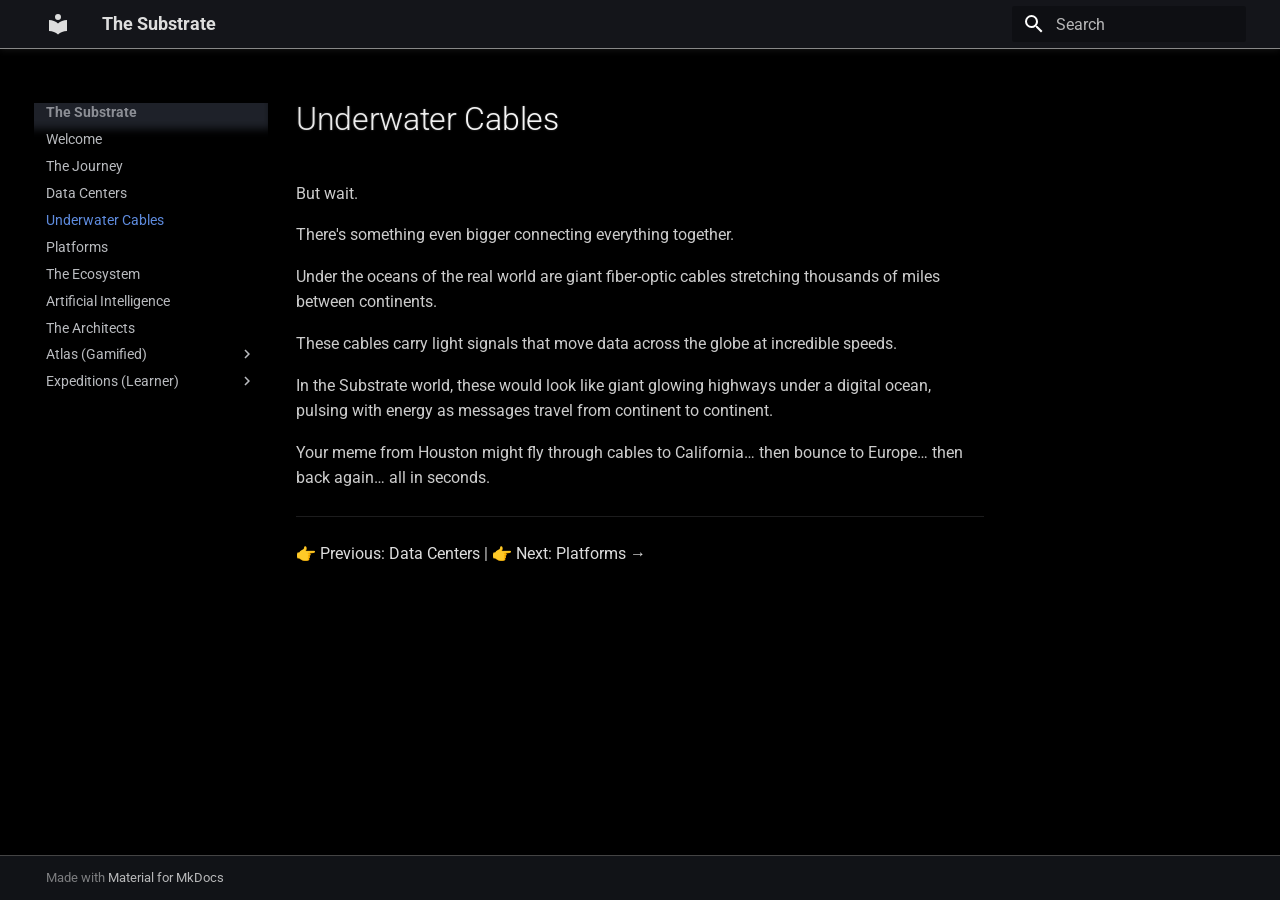
<file: underwater-cables/index.html>
<!doctype html>
<html lang="en" class="no-js">
  <head>
    
      <meta charset="utf-8">
      <meta name="viewport" content="width=device-width,initial-scale=1">
      
        <meta name="description" content="A field guide to the world beneath the internet">
      
      
        <meta name="author" content="solidarmadillo8979">
      
      
      
        <link rel="prev" href="../data-centers/">
      
      
        <link rel="next" href="../platforms/">
      
      
        
      
      
      <link rel="icon" href="../assets/images/favicon.png">
      <meta name="generator" content="mkdocs-1.6.1, mkdocs-material-9.7.6">
    
    
      
        <title>Underwater Cables - The Substrate</title>
      
    
    
      <link rel="stylesheet" href="../assets/stylesheets/main.484c7ddc.min.css">
      
        
        <link rel="stylesheet" href="../assets/stylesheets/palette.ab4e12ef.min.css">
      
      


    
    
      
    
    
      
        
        
        <link rel="preconnect" href="https://fonts.gstatic.com" crossorigin>
        <link rel="stylesheet" href="https://fonts.googleapis.com/css?family=Roboto:300,300i,400,400i,700,700i%7CRoboto+Mono:400,400i,700,700i&display=fallback">
        <style>:root{--md-text-font:"Roboto";--md-code-font:"Roboto Mono"}</style>
      
    
    
      <link rel="stylesheet" href="../chrome.css">
    
    <script>__md_scope=new URL("..",location),__md_hash=e=>[...e].reduce(((e,_)=>(e<<5)-e+_.charCodeAt(0)),0),__md_get=(e,_=localStorage,t=__md_scope)=>JSON.parse(_.getItem(t.pathname+"."+e)),__md_set=(e,_,t=localStorage,a=__md_scope)=>{try{t.setItem(a.pathname+"."+e,JSON.stringify(_))}catch(e){}}</script>
    
      

    
    
  </head>
  
  
    
    
    
    
    
    <body dir="ltr" data-md-color-scheme="slate" data-md-color-primary="black" data-md-color-accent="grey">
  
    
    <input class="md-toggle" data-md-toggle="drawer" type="checkbox" id="__drawer" autocomplete="off">
    <input class="md-toggle" data-md-toggle="search" type="checkbox" id="__search" autocomplete="off">
    <label class="md-overlay" for="__drawer"></label>
    <div data-md-component="skip">
      
        
        <a href="#underwater-cables" class="md-skip">
          Skip to content
        </a>
      
    </div>
    <div data-md-component="announce">
      
    </div>
    
    
      

  

<header class="md-header md-header--shadow" data-md-component="header">
  <nav class="md-header__inner md-grid" aria-label="Header">
    <a href=".." title="The Substrate" class="md-header__button md-logo" aria-label="The Substrate" data-md-component="logo">
      
  
  <svg xmlns="http://www.w3.org/2000/svg" viewBox="0 0 24 24"><path d="M12 8a3 3 0 0 0 3-3 3 3 0 0 0-3-3 3 3 0 0 0-3 3 3 3 0 0 0 3 3m0 3.54C9.64 9.35 6.5 8 3 8v11c3.5 0 6.64 1.35 9 3.54 2.36-2.19 5.5-3.54 9-3.54V8c-3.5 0-6.64 1.35-9 3.54"/></svg>

    </a>
    <label class="md-header__button md-icon" for="__drawer">
      
      <svg xmlns="http://www.w3.org/2000/svg" viewBox="0 0 24 24"><path d="M3 6h18v2H3zm0 5h18v2H3zm0 5h18v2H3z"/></svg>
    </label>
    <div class="md-header__title" data-md-component="header-title">
      <div class="md-header__ellipsis">
        <div class="md-header__topic">
          <span class="md-ellipsis">
            The Substrate
          </span>
        </div>
        <div class="md-header__topic" data-md-component="header-topic">
          <span class="md-ellipsis">
            
              Underwater Cables
            
          </span>
        </div>
      </div>
    </div>
    
      
    
    
    
    
      
      
        <label class="md-header__button md-icon" for="__search">
          
          <svg xmlns="http://www.w3.org/2000/svg" viewBox="0 0 24 24"><path d="M9.5 3A6.5 6.5 0 0 1 16 9.5c0 1.61-.59 3.09-1.56 4.23l.27.27h.79l5 5-1.5 1.5-5-5v-.79l-.27-.27A6.52 6.52 0 0 1 9.5 16 6.5 6.5 0 0 1 3 9.5 6.5 6.5 0 0 1 9.5 3m0 2C7 5 5 7 5 9.5S7 14 9.5 14 14 12 14 9.5 12 5 9.5 5"/></svg>
        </label>
        <div class="md-search" data-md-component="search" role="dialog">
  <label class="md-search__overlay" for="__search"></label>
  <div class="md-search__inner" role="search">
    <form class="md-search__form" name="search">
      <input type="text" class="md-search__input" name="query" aria-label="Search" placeholder="Search" autocapitalize="off" autocorrect="off" autocomplete="off" spellcheck="false" data-md-component="search-query" required>
      <label class="md-search__icon md-icon" for="__search">
        
        <svg xmlns="http://www.w3.org/2000/svg" viewBox="0 0 24 24"><path d="M9.5 3A6.5 6.5 0 0 1 16 9.5c0 1.61-.59 3.09-1.56 4.23l.27.27h.79l5 5-1.5 1.5-5-5v-.79l-.27-.27A6.52 6.52 0 0 1 9.5 16 6.5 6.5 0 0 1 3 9.5 6.5 6.5 0 0 1 9.5 3m0 2C7 5 5 7 5 9.5S7 14 9.5 14 14 12 14 9.5 12 5 9.5 5"/></svg>
        
        <svg xmlns="http://www.w3.org/2000/svg" viewBox="0 0 24 24"><path d="M20 11v2H8l5.5 5.5-1.42 1.42L4.16 12l7.92-7.92L13.5 5.5 8 11z"/></svg>
      </label>
      <nav class="md-search__options" aria-label="Search">
        
        <button type="reset" class="md-search__icon md-icon" title="Clear" aria-label="Clear" tabindex="-1">
          
          <svg xmlns="http://www.w3.org/2000/svg" viewBox="0 0 24 24"><path d="M19 6.41 17.59 5 12 10.59 6.41 5 5 6.41 10.59 12 5 17.59 6.41 19 12 13.41 17.59 19 19 17.59 13.41 12z"/></svg>
        </button>
      </nav>
      
    </form>
    <div class="md-search__output">
      <div class="md-search__scrollwrap" tabindex="0" data-md-scrollfix>
        <div class="md-search-result" data-md-component="search-result">
          <div class="md-search-result__meta">
            Initializing search
          </div>
          <ol class="md-search-result__list" role="presentation"></ol>
        </div>
      </div>
    </div>
  </div>
</div>
      
    
    
  </nav>
  
</header>
    
    <div class="md-container" data-md-component="container">
      
      
        
          
        
      
      <main class="md-main" data-md-component="main">
        <div class="md-main__inner md-grid">
          
            
              
              <div class="md-sidebar md-sidebar--primary" data-md-component="sidebar" data-md-type="navigation" >
                <div class="md-sidebar__scrollwrap">
                  <div class="md-sidebar__inner">
                    



<nav class="md-nav md-nav--primary" aria-label="Navigation" data-md-level="0">
  <label class="md-nav__title" for="__drawer">
    <a href=".." title="The Substrate" class="md-nav__button md-logo" aria-label="The Substrate" data-md-component="logo">
      
  
  <svg xmlns="http://www.w3.org/2000/svg" viewBox="0 0 24 24"><path d="M12 8a3 3 0 0 0 3-3 3 3 0 0 0-3-3 3 3 0 0 0-3 3 3 3 0 0 0 3 3m0 3.54C9.64 9.35 6.5 8 3 8v11c3.5 0 6.64 1.35 9 3.54 2.36-2.19 5.5-3.54 9-3.54V8c-3.5 0-6.64 1.35-9 3.54"/></svg>

    </a>
    The Substrate
  </label>
  
  <ul class="md-nav__list" data-md-scrollfix>
    
      
      
  
  
  
  
    <li class="md-nav__item">
      <a href=".." class="md-nav__link">
        
  
  
  <span class="md-ellipsis">
    
  
    Welcome
  

    
  </span>
  
  

      </a>
    </li>
  

    
      
      
  
  
  
  
    <li class="md-nav__item">
      <a href="../the-journey/" class="md-nav__link">
        
  
  
  <span class="md-ellipsis">
    
  
    The Journey
  

    
  </span>
  
  

      </a>
    </li>
  

    
      
      
  
  
  
  
    <li class="md-nav__item">
      <a href="../data-centers/" class="md-nav__link">
        
  
  
  <span class="md-ellipsis">
    
  
    Data Centers
  

    
  </span>
  
  

      </a>
    </li>
  

    
      
      
  
  
    
  
  
  
    <li class="md-nav__item md-nav__item--active">
      
      <input class="md-nav__toggle md-toggle" type="checkbox" id="__toc">
      
      
        
      
      
      <a href="./" class="md-nav__link md-nav__link--active">
        
  
  
  <span class="md-ellipsis">
    
  
    Underwater Cables
  

    
  </span>
  
  

      </a>
      
    </li>
  

    
      
      
  
  
  
  
    <li class="md-nav__item">
      <a href="../platforms/" class="md-nav__link">
        
  
  
  <span class="md-ellipsis">
    
  
    Platforms
  

    
  </span>
  
  

      </a>
    </li>
  

    
      
      
  
  
  
  
    <li class="md-nav__item">
      <a href="../ecosystem/" class="md-nav__link">
        
  
  
  <span class="md-ellipsis">
    
  
    The Ecosystem
  

    
  </span>
  
  

      </a>
    </li>
  

    
      
      
  
  
  
  
    <li class="md-nav__item">
      <a href="../ai/" class="md-nav__link">
        
  
  
  <span class="md-ellipsis">
    
  
    Artificial Intelligence
  

    
  </span>
  
  

      </a>
    </li>
  

    
      
      
  
  
  
  
    <li class="md-nav__item">
      <a href="../humans/" class="md-nav__link">
        
  
  
  <span class="md-ellipsis">
    
  
    The Architects
  

    
  </span>
  
  

      </a>
    </li>
  

    
      
      
  
  
  
  
    
    
    
    
    
    <li class="md-nav__item md-nav__item--nested">
      
        
        
        <input class="md-nav__toggle md-toggle " type="checkbox" id="__nav_9" >
        
          
          <label class="md-nav__link" for="__nav_9" id="__nav_9_label" tabindex="0">
            
  
  
  <span class="md-ellipsis">
    
  
    Atlas (Gamified)
  

    
  </span>
  
  

            <span class="md-nav__icon md-icon"></span>
          </label>
        
        <nav class="md-nav" data-md-level="1" aria-labelledby="__nav_9_label" aria-expanded="false">
          <label class="md-nav__title" for="__nav_9">
            <span class="md-nav__icon md-icon"></span>
            
  
    Atlas (Gamified)
  

          </label>
          <ul class="md-nav__list" data-md-scrollfix>
            
              
                
  
  
  
  
    <li class="md-nav__item">
      <a href="../atlas/voids-echo/" class="md-nav__link">
        
  
  
  <span class="md-ellipsis">
    
  
    Void's Echo
  

    
  </span>
  
  

      </a>
    </li>
  

              
            
          </ul>
        </nav>
      
    </li>
  

    
      
      
  
  
  
  
    
    
    
    
    
    <li class="md-nav__item md-nav__item--nested">
      
        
        
        <input class="md-nav__toggle md-toggle " type="checkbox" id="__nav_10" >
        
          
          <label class="md-nav__link" for="__nav_10" id="__nav_10_label" tabindex="0">
            
  
  
  <span class="md-ellipsis">
    
  
    Expeditions (Learner)
  

    
  </span>
  
  

            <span class="md-nav__icon md-icon"></span>
          </label>
        
        <nav class="md-nav" data-md-level="1" aria-labelledby="__nav_10_label" aria-expanded="false">
          <label class="md-nav__title" for="__nav_10">
            <span class="md-nav__icon md-icon"></span>
            
  
    Expeditions (Learner)
  

          </label>
          <ul class="md-nav__list" data-md-scrollfix>
            
              
                
  
  
  
  
    <li class="md-nav__item">
      <a href="../expeditions/echo/" class="md-nav__link">
        
  
  
  <span class="md-ellipsis">
    
  
    echo Command
  

    
  </span>
  
  

      </a>
    </li>
  

              
            
          </ul>
        </nav>
      
    </li>
  

    
  </ul>
</nav>
                  </div>
                </div>
              </div>
            
            
              
              <div class="md-sidebar md-sidebar--secondary" data-md-component="sidebar" data-md-type="toc" >
                <div class="md-sidebar__scrollwrap">
                  <div class="md-sidebar__inner">
                    

<nav class="md-nav md-nav--secondary" aria-label="Table of contents">
  
  
  
    
  
  
</nav>
                  </div>
                </div>
              </div>
            
          
          
            <div class="md-content" data-md-component="content">
              
              <article class="md-content__inner md-typeset">
                
                  



<h1 id="underwater-cables">Underwater Cables</h1>
<p>But wait.</p>
<p>There's something even bigger connecting everything together.</p>
<p>Under the oceans of the real world are giant fiber-optic cables stretching thousands of miles between continents.</p>
<p>These cables carry light signals that move data across the globe at incredible speeds.</p>
<p>In the Substrate world, these would look like giant glowing highways under a digital ocean, pulsing with energy as messages travel from continent to continent.</p>
<p>Your meme from Houston might fly through cables to California… then bounce to Europe… then back again… all in seconds.</p>
<hr />
<p>👉 <a href="../data-centers/">Previous: Data Centers</a> | 👉 <a href="../platforms/">Next: Platforms →</a></p>












                
              </article>
            </div>
          
          
<script>var target=document.getElementById(location.hash.slice(1));target&&target.name&&(target.checked=target.name.startsWith("__tabbed_"))</script>
        </div>
        
      </main>
      
        <footer class="md-footer">
  
  <div class="md-footer-meta md-typeset">
    <div class="md-footer-meta__inner md-grid">
      <div class="md-copyright">
  
  
    Made with
    <a href="https://squidfunk.github.io/mkdocs-material/" target="_blank" rel="noopener">
      Material for MkDocs
    </a>
  
</div>
      
    </div>
  </div>
</footer>
      
    </div>
    <div class="md-dialog" data-md-component="dialog">
      <div class="md-dialog__inner md-typeset"></div>
    </div>
    
    
    
      
      
      <script id="__config" type="application/json">{"annotate": null, "base": "..", "features": ["navigation.instant", "navigation.tracking", "navigation.next", "content.code.copy"], "search": "../assets/javascripts/workers/search.2c215733.min.js", "tags": null, "translations": {"clipboard.copied": "Copied to clipboard", "clipboard.copy": "Copy to clipboard", "search.result.more.one": "1 more on this page", "search.result.more.other": "# more on this page", "search.result.none": "No matching documents", "search.result.one": "1 matching document", "search.result.other": "# matching documents", "search.result.placeholder": "Type to start searching", "search.result.term.missing": "Missing", "select.version": "Select version"}, "version": null}</script>
    
    
      <script src="../assets/javascripts/bundle.79ae519e.min.js"></script>
      
    
  </body>
</html>
</file>
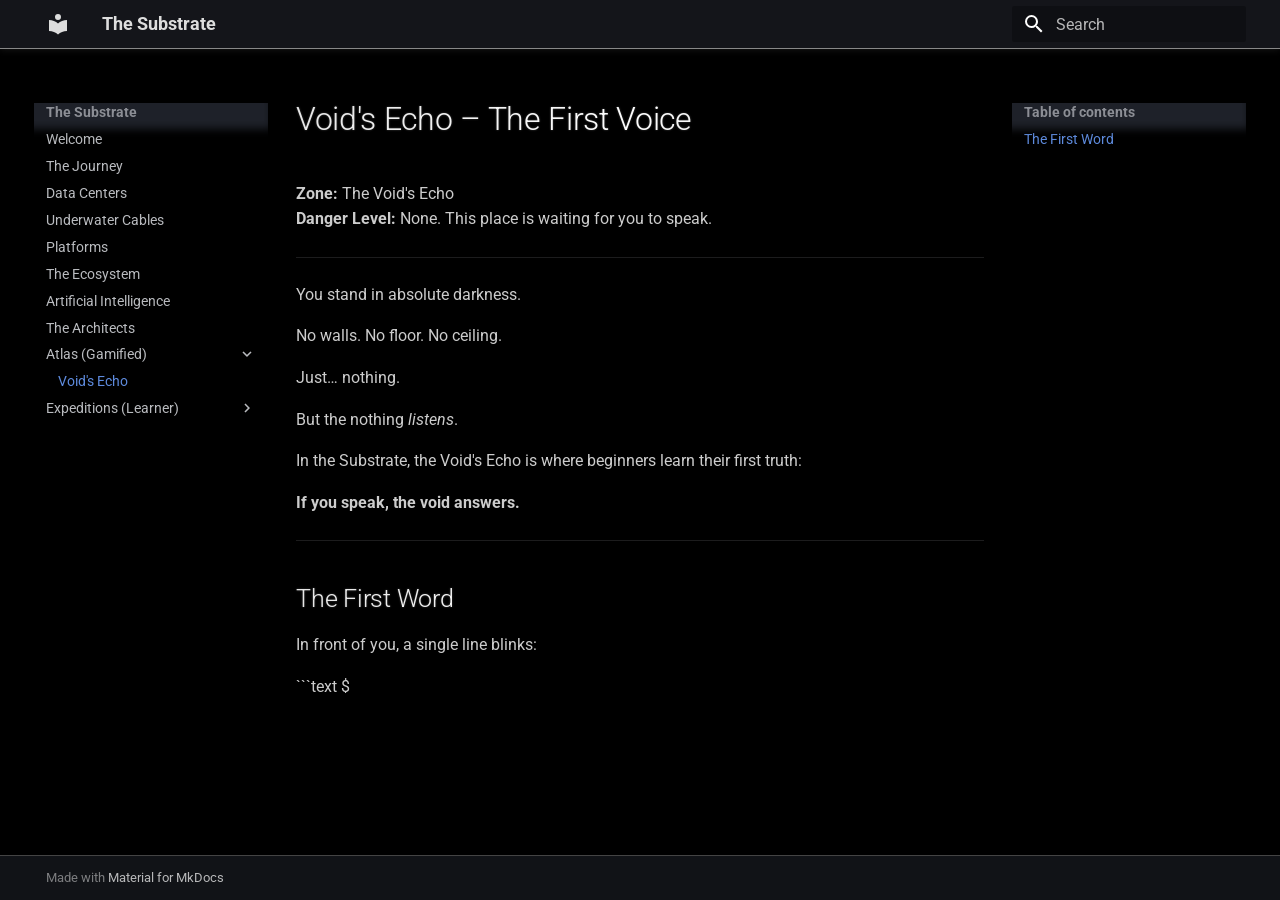
<file: atlas/voids-echo/index.html>
<!doctype html>
<html lang="en" class="no-js">
  <head>
    
      <meta charset="utf-8">
      <meta name="viewport" content="width=device-width,initial-scale=1">
      
        <meta name="description" content="A field guide to the world beneath the internet">
      
      
        <meta name="author" content="solidarmadillo8979">
      
      
      
        <link rel="prev" href="../../humans/">
      
      
        <link rel="next" href="../../expeditions/echo/">
      
      
        
      
      
      <link rel="icon" href="../../assets/images/favicon.png">
      <meta name="generator" content="mkdocs-1.6.1, mkdocs-material-9.7.6">
    
    
      
        <title>Void's Echo - The Substrate</title>
      
    
    
      <link rel="stylesheet" href="../../assets/stylesheets/main.484c7ddc.min.css">
      
        
        <link rel="stylesheet" href="../../assets/stylesheets/palette.ab4e12ef.min.css">
      
      


    
    
      
    
    
      
        
        
        <link rel="preconnect" href="https://fonts.gstatic.com" crossorigin>
        <link rel="stylesheet" href="https://fonts.googleapis.com/css?family=Roboto:300,300i,400,400i,700,700i%7CRoboto+Mono:400,400i,700,700i&display=fallback">
        <style>:root{--md-text-font:"Roboto";--md-code-font:"Roboto Mono"}</style>
      
    
    
      <link rel="stylesheet" href="../../chrome.css">
    
    <script>__md_scope=new URL("../..",location),__md_hash=e=>[...e].reduce(((e,_)=>(e<<5)-e+_.charCodeAt(0)),0),__md_get=(e,_=localStorage,t=__md_scope)=>JSON.parse(_.getItem(t.pathname+"."+e)),__md_set=(e,_,t=localStorage,a=__md_scope)=>{try{t.setItem(a.pathname+"."+e,JSON.stringify(_))}catch(e){}}</script>
    
      

    
    
  </head>
  
  
    
    
    
    
    
    <body dir="ltr" data-md-color-scheme="slate" data-md-color-primary="black" data-md-color-accent="grey">
  
    
    <input class="md-toggle" data-md-toggle="drawer" type="checkbox" id="__drawer" autocomplete="off">
    <input class="md-toggle" data-md-toggle="search" type="checkbox" id="__search" autocomplete="off">
    <label class="md-overlay" for="__drawer"></label>
    <div data-md-component="skip">
      
        
        <a href="#voids-echo-the-first-voice" class="md-skip">
          Skip to content
        </a>
      
    </div>
    <div data-md-component="announce">
      
    </div>
    
    
      

  

<header class="md-header md-header--shadow" data-md-component="header">
  <nav class="md-header__inner md-grid" aria-label="Header">
    <a href="../.." title="The Substrate" class="md-header__button md-logo" aria-label="The Substrate" data-md-component="logo">
      
  
  <svg xmlns="http://www.w3.org/2000/svg" viewBox="0 0 24 24"><path d="M12 8a3 3 0 0 0 3-3 3 3 0 0 0-3-3 3 3 0 0 0-3 3 3 3 0 0 0 3 3m0 3.54C9.64 9.35 6.5 8 3 8v11c3.5 0 6.64 1.35 9 3.54 2.36-2.19 5.5-3.54 9-3.54V8c-3.5 0-6.64 1.35-9 3.54"/></svg>

    </a>
    <label class="md-header__button md-icon" for="__drawer">
      
      <svg xmlns="http://www.w3.org/2000/svg" viewBox="0 0 24 24"><path d="M3 6h18v2H3zm0 5h18v2H3zm0 5h18v2H3z"/></svg>
    </label>
    <div class="md-header__title" data-md-component="header-title">
      <div class="md-header__ellipsis">
        <div class="md-header__topic">
          <span class="md-ellipsis">
            The Substrate
          </span>
        </div>
        <div class="md-header__topic" data-md-component="header-topic">
          <span class="md-ellipsis">
            
              Void's Echo
            
          </span>
        </div>
      </div>
    </div>
    
      
    
    
    
    
      
      
        <label class="md-header__button md-icon" for="__search">
          
          <svg xmlns="http://www.w3.org/2000/svg" viewBox="0 0 24 24"><path d="M9.5 3A6.5 6.5 0 0 1 16 9.5c0 1.61-.59 3.09-1.56 4.23l.27.27h.79l5 5-1.5 1.5-5-5v-.79l-.27-.27A6.52 6.52 0 0 1 9.5 16 6.5 6.5 0 0 1 3 9.5 6.5 6.5 0 0 1 9.5 3m0 2C7 5 5 7 5 9.5S7 14 9.5 14 14 12 14 9.5 12 5 9.5 5"/></svg>
        </label>
        <div class="md-search" data-md-component="search" role="dialog">
  <label class="md-search__overlay" for="__search"></label>
  <div class="md-search__inner" role="search">
    <form class="md-search__form" name="search">
      <input type="text" class="md-search__input" name="query" aria-label="Search" placeholder="Search" autocapitalize="off" autocorrect="off" autocomplete="off" spellcheck="false" data-md-component="search-query" required>
      <label class="md-search__icon md-icon" for="__search">
        
        <svg xmlns="http://www.w3.org/2000/svg" viewBox="0 0 24 24"><path d="M9.5 3A6.5 6.5 0 0 1 16 9.5c0 1.61-.59 3.09-1.56 4.23l.27.27h.79l5 5-1.5 1.5-5-5v-.79l-.27-.27A6.52 6.52 0 0 1 9.5 16 6.5 6.5 0 0 1 3 9.5 6.5 6.5 0 0 1 9.5 3m0 2C7 5 5 7 5 9.5S7 14 9.5 14 14 12 14 9.5 12 5 9.5 5"/></svg>
        
        <svg xmlns="http://www.w3.org/2000/svg" viewBox="0 0 24 24"><path d="M20 11v2H8l5.5 5.5-1.42 1.42L4.16 12l7.92-7.92L13.5 5.5 8 11z"/></svg>
      </label>
      <nav class="md-search__options" aria-label="Search">
        
        <button type="reset" class="md-search__icon md-icon" title="Clear" aria-label="Clear" tabindex="-1">
          
          <svg xmlns="http://www.w3.org/2000/svg" viewBox="0 0 24 24"><path d="M19 6.41 17.59 5 12 10.59 6.41 5 5 6.41 10.59 12 5 17.59 6.41 19 12 13.41 17.59 19 19 17.59 13.41 12z"/></svg>
        </button>
      </nav>
      
    </form>
    <div class="md-search__output">
      <div class="md-search__scrollwrap" tabindex="0" data-md-scrollfix>
        <div class="md-search-result" data-md-component="search-result">
          <div class="md-search-result__meta">
            Initializing search
          </div>
          <ol class="md-search-result__list" role="presentation"></ol>
        </div>
      </div>
    </div>
  </div>
</div>
      
    
    
  </nav>
  
</header>
    
    <div class="md-container" data-md-component="container">
      
      
        
          
        
      
      <main class="md-main" data-md-component="main">
        <div class="md-main__inner md-grid">
          
            
              
              <div class="md-sidebar md-sidebar--primary" data-md-component="sidebar" data-md-type="navigation" >
                <div class="md-sidebar__scrollwrap">
                  <div class="md-sidebar__inner">
                    



<nav class="md-nav md-nav--primary" aria-label="Navigation" data-md-level="0">
  <label class="md-nav__title" for="__drawer">
    <a href="../.." title="The Substrate" class="md-nav__button md-logo" aria-label="The Substrate" data-md-component="logo">
      
  
  <svg xmlns="http://www.w3.org/2000/svg" viewBox="0 0 24 24"><path d="M12 8a3 3 0 0 0 3-3 3 3 0 0 0-3-3 3 3 0 0 0-3 3 3 3 0 0 0 3 3m0 3.54C9.64 9.35 6.5 8 3 8v11c3.5 0 6.64 1.35 9 3.54 2.36-2.19 5.5-3.54 9-3.54V8c-3.5 0-6.64 1.35-9 3.54"/></svg>

    </a>
    The Substrate
  </label>
  
  <ul class="md-nav__list" data-md-scrollfix>
    
      
      
  
  
  
  
    <li class="md-nav__item">
      <a href="../.." class="md-nav__link">
        
  
  
  <span class="md-ellipsis">
    
  
    Welcome
  

    
  </span>
  
  

      </a>
    </li>
  

    
      
      
  
  
  
  
    <li class="md-nav__item">
      <a href="../../the-journey/" class="md-nav__link">
        
  
  
  <span class="md-ellipsis">
    
  
    The Journey
  

    
  </span>
  
  

      </a>
    </li>
  

    
      
      
  
  
  
  
    <li class="md-nav__item">
      <a href="../../data-centers/" class="md-nav__link">
        
  
  
  <span class="md-ellipsis">
    
  
    Data Centers
  

    
  </span>
  
  

      </a>
    </li>
  

    
      
      
  
  
  
  
    <li class="md-nav__item">
      <a href="../../underwater-cables/" class="md-nav__link">
        
  
  
  <span class="md-ellipsis">
    
  
    Underwater Cables
  

    
  </span>
  
  

      </a>
    </li>
  

    
      
      
  
  
  
  
    <li class="md-nav__item">
      <a href="../../platforms/" class="md-nav__link">
        
  
  
  <span class="md-ellipsis">
    
  
    Platforms
  

    
  </span>
  
  

      </a>
    </li>
  

    
      
      
  
  
  
  
    <li class="md-nav__item">
      <a href="../../ecosystem/" class="md-nav__link">
        
  
  
  <span class="md-ellipsis">
    
  
    The Ecosystem
  

    
  </span>
  
  

      </a>
    </li>
  

    
      
      
  
  
  
  
    <li class="md-nav__item">
      <a href="../../ai/" class="md-nav__link">
        
  
  
  <span class="md-ellipsis">
    
  
    Artificial Intelligence
  

    
  </span>
  
  

      </a>
    </li>
  

    
      
      
  
  
  
  
    <li class="md-nav__item">
      <a href="../../humans/" class="md-nav__link">
        
  
  
  <span class="md-ellipsis">
    
  
    The Architects
  

    
  </span>
  
  

      </a>
    </li>
  

    
      
      
  
  
    
  
  
  
    
    
    
    
    
    <li class="md-nav__item md-nav__item--active md-nav__item--nested">
      
        
        
        <input class="md-nav__toggle md-toggle " type="checkbox" id="__nav_9" checked>
        
          
          <label class="md-nav__link" for="__nav_9" id="__nav_9_label" tabindex="0">
            
  
  
  <span class="md-ellipsis">
    
  
    Atlas (Gamified)
  

    
  </span>
  
  

            <span class="md-nav__icon md-icon"></span>
          </label>
        
        <nav class="md-nav" data-md-level="1" aria-labelledby="__nav_9_label" aria-expanded="true">
          <label class="md-nav__title" for="__nav_9">
            <span class="md-nav__icon md-icon"></span>
            
  
    Atlas (Gamified)
  

          </label>
          <ul class="md-nav__list" data-md-scrollfix>
            
              
                
  
  
    
  
  
  
    <li class="md-nav__item md-nav__item--active">
      
      <input class="md-nav__toggle md-toggle" type="checkbox" id="__toc">
      
      
        
      
      
        <label class="md-nav__link md-nav__link--active" for="__toc">
          
  
  
  <span class="md-ellipsis">
    
  
    Void's Echo
  

    
  </span>
  
  

          <span class="md-nav__icon md-icon"></span>
        </label>
      
      <a href="./" class="md-nav__link md-nav__link--active">
        
  
  
  <span class="md-ellipsis">
    
  
    Void's Echo
  

    
  </span>
  
  

      </a>
      
        

<nav class="md-nav md-nav--secondary" aria-label="Table of contents">
  
  
  
    
  
  
    <label class="md-nav__title" for="__toc">
      <span class="md-nav__icon md-icon"></span>
      Table of contents
    </label>
    <ul class="md-nav__list" data-md-component="toc" data-md-scrollfix>
      
        <li class="md-nav__item">
  <a href="#the-first-word" class="md-nav__link">
    <span class="md-ellipsis">
      
        The First Word
      
    </span>
  </a>
  
</li>
      
    </ul>
  
</nav>
      
    </li>
  

              
            
          </ul>
        </nav>
      
    </li>
  

    
      
      
  
  
  
  
    
    
    
    
    
    <li class="md-nav__item md-nav__item--nested">
      
        
        
        <input class="md-nav__toggle md-toggle " type="checkbox" id="__nav_10" >
        
          
          <label class="md-nav__link" for="__nav_10" id="__nav_10_label" tabindex="0">
            
  
  
  <span class="md-ellipsis">
    
  
    Expeditions (Learner)
  

    
  </span>
  
  

            <span class="md-nav__icon md-icon"></span>
          </label>
        
        <nav class="md-nav" data-md-level="1" aria-labelledby="__nav_10_label" aria-expanded="false">
          <label class="md-nav__title" for="__nav_10">
            <span class="md-nav__icon md-icon"></span>
            
  
    Expeditions (Learner)
  

          </label>
          <ul class="md-nav__list" data-md-scrollfix>
            
              
                
  
  
  
  
    <li class="md-nav__item">
      <a href="../../expeditions/echo/" class="md-nav__link">
        
  
  
  <span class="md-ellipsis">
    
  
    echo Command
  

    
  </span>
  
  

      </a>
    </li>
  

              
            
          </ul>
        </nav>
      
    </li>
  

    
  </ul>
</nav>
                  </div>
                </div>
              </div>
            
            
              
              <div class="md-sidebar md-sidebar--secondary" data-md-component="sidebar" data-md-type="toc" >
                <div class="md-sidebar__scrollwrap">
                  <div class="md-sidebar__inner">
                    

<nav class="md-nav md-nav--secondary" aria-label="Table of contents">
  
  
  
    
  
  
    <label class="md-nav__title" for="__toc">
      <span class="md-nav__icon md-icon"></span>
      Table of contents
    </label>
    <ul class="md-nav__list" data-md-component="toc" data-md-scrollfix>
      
        <li class="md-nav__item">
  <a href="#the-first-word" class="md-nav__link">
    <span class="md-ellipsis">
      
        The First Word
      
    </span>
  </a>
  
</li>
      
    </ul>
  
</nav>
                  </div>
                </div>
              </div>
            
          
          
            <div class="md-content" data-md-component="content">
              
              <article class="md-content__inner md-typeset">
                
                  



<h1 id="voids-echo-the-first-voice">Void's Echo – The First Voice</h1>
<p><strong>Zone:</strong> The Void's Echo<br />
<strong>Danger Level:</strong> None. This place is waiting for you to speak.</p>
<hr />
<!-- VIDEO PLACEHOLDER: Animated – Camera drifts into dark void. Chrome text fades in: "The void hears everything. Speak." -->

<p>You stand in absolute darkness.</p>
<p>No walls. No floor. No ceiling.</p>
<p>Just… nothing.</p>
<p>But the nothing <em>listens</em>.</p>
<p>In the Substrate, the Void's Echo is where beginners learn their first truth:</p>
<p><strong>If you speak, the void answers.</strong></p>
<hr />
<h2 id="the-first-word">The First Word</h2>
<p>In front of you, a single line blinks:</p>
<p>```text
$</p>












                
              </article>
            </div>
          
          
<script>var target=document.getElementById(location.hash.slice(1));target&&target.name&&(target.checked=target.name.startsWith("__tabbed_"))</script>
        </div>
        
      </main>
      
        <footer class="md-footer">
  
  <div class="md-footer-meta md-typeset">
    <div class="md-footer-meta__inner md-grid">
      <div class="md-copyright">
  
  
    Made with
    <a href="https://squidfunk.github.io/mkdocs-material/" target="_blank" rel="noopener">
      Material for MkDocs
    </a>
  
</div>
      
    </div>
  </div>
</footer>
      
    </div>
    <div class="md-dialog" data-md-component="dialog">
      <div class="md-dialog__inner md-typeset"></div>
    </div>
    
    
    
      
      
      <script id="__config" type="application/json">{"annotate": null, "base": "../..", "features": ["navigation.instant", "navigation.tracking", "navigation.next", "content.code.copy"], "search": "../../assets/javascripts/workers/search.2c215733.min.js", "tags": null, "translations": {"clipboard.copied": "Copied to clipboard", "clipboard.copy": "Copy to clipboard", "search.result.more.one": "1 more on this page", "search.result.more.other": "# more on this page", "search.result.none": "No matching documents", "search.result.one": "1 matching document", "search.result.other": "# matching documents", "search.result.placeholder": "Type to start searching", "search.result.term.missing": "Missing", "select.version": "Select version"}, "version": null}</script>
    
    
      <script src="../../assets/javascripts/bundle.79ae519e.min.js"></script>
      
    
  </body>
</html>
</file>
<file: chrome.css>
/* Black background everywhere */
body, .md-main, .md-main__inner, .md-content, .md-sidebar {
  background-color: #000000 !important;
}

/* Main text - silver/chrome */
.md-typeset {
  color: #cccccc;
}

/* Chrome lettering for headings */
.md-typeset h1, .md-typeset h2, .md-typeset h3 {
  background: linear-gradient(135deg, #e0e0e0 0%, #ffffff 50%, #a0a0a0 100%);
  -webkit-background-clip: text;
  background-clip: text;
  color: transparent;
  text-shadow: 0 0 2px rgba(255,255,255,0.3);
}

/* Chrome links */
.md-typeset a {
  color: #dddddd;
  transition: all 0.2s ease;
}

.md-typeset a:hover {
  background: linear-gradient(135deg, #ffffff 0%, #ffd700 100%);
  -webkit-background-clip: text;
  background-clip: text;
  color: transparent;
  text-shadow: 0 0 4px rgba(255,215,0,0.5);
}

/* Code blocks */
.md-typeset code, .md-typeset pre {
  background-color: #111111 !important;
  border: 1px solid #333333;
}

.highlight .k, .highlight .kd, .highlight .kn {
  color: #50fa7b;
}

.highlight .s, .highlight .sa {
  color: #ffb86c;
}

.highlight .c, .highlight .ch {
  color: #6272a4;
}

/* Header */
.md-header {
  background-color: #000000;
  border-bottom: 1px solid #888888;
  box-shadow: 0 0 8px rgba(136,136,136,0.2);
}

.md-header__inner {
  color: #dddddd;
}

/* Footer */
.md-footer {
  background-color: #000000;
  border-top: 1px solid #444444;
}

/* Next page link styling */
.md-footer__inner {
  border-top: 1px solid #333333;
}
</file>
<file: assets/stylesheets/main.484c7ddc.min.css>
@charset "UTF-8";html{-webkit-text-size-adjust:none;-moz-text-size-adjust:none;text-size-adjust:none;box-sizing:border-box}*,:after,:before{box-sizing:inherit}@media (prefers-reduced-motion){*,:after,:before{transition:none!important}}body{margin:0}a,button,input,label{-webkit-tap-highlight-color:transparent}a{color:inherit;text-decoration:none}hr{border:0;box-sizing:initial;display:block;height:.05rem;overflow:visible;padding:0}small{font-size:80%}sub,sup{line-height:1em}img{border-style:none}table{border-collapse:initial;border-spacing:0}td,th{font-weight:400;vertical-align:top}button{background:#0000;border:0;font-family:inherit;font-size:inherit;margin:0;padding:0}input{border:0;outline:none}:root{--md-primary-fg-color:#4051b5;--md-primary-fg-color--light:#5d6cc0;--md-primary-fg-color--dark:#303fa1;--md-primary-bg-color:#fff;--md-primary-bg-color--light:#ffffffb3;--md-accent-fg-color:#526cfe;--md-accent-fg-color--transparent:#526cfe1a;--md-accent-bg-color:#fff;--md-accent-bg-color--light:#ffffffb3}[data-md-color-scheme=default]{color-scheme:light}[data-md-color-scheme=default] img[src$="#gh-dark-mode-only"],[data-md-color-scheme=default] img[src$="#only-dark"]{display:none}:root,[data-md-color-scheme=default]{--md-hue:225deg;--md-default-fg-color:#000000de;--md-default-fg-color--light:#0000008a;--md-default-fg-color--lighter:#00000052;--md-default-fg-color--lightest:#00000012;--md-default-bg-color:#fff;--md-default-bg-color--light:#ffffffb3;--md-default-bg-color--lighter:#ffffff4d;--md-default-bg-color--lightest:#ffffff1f;--md-code-fg-color:#36464e;--md-code-bg-color:#f5f5f5;--md-code-bg-color--light:#f5f5f5b3;--md-code-bg-color--lighter:#f5f5f54d;--md-code-hl-color:#4287ff;--md-code-hl-color--light:#4287ff1a;--md-code-hl-number-color:#d52a2a;--md-code-hl-special-color:#db1457;--md-code-hl-function-color:#a846b9;--md-code-hl-constant-color:#6e59d9;--md-code-hl-keyword-color:#3f6ec6;--md-code-hl-string-color:#1c7d4d;--md-code-hl-name-color:var(--md-code-fg-color);--md-code-hl-operator-color:var(--md-default-fg-color--light);--md-code-hl-punctuation-color:var(--md-default-fg-color--light);--md-code-hl-comment-color:var(--md-default-fg-color--light);--md-code-hl-generic-color:var(--md-default-fg-color--light);--md-code-hl-variable-color:var(--md-default-fg-color--light);--md-typeset-color:var(--md-default-fg-color);--md-typeset-a-color:var(--md-primary-fg-color);--md-typeset-del-color:#f5503d26;--md-typeset-ins-color:#0bd57026;--md-typeset-kbd-color:#fafafa;--md-typeset-kbd-accent-color:#fff;--md-typeset-kbd-border-color:#b8b8b8;--md-typeset-mark-color:#ffff0080;--md-typeset-table-color:#0000001f;--md-typeset-table-color--light:rgba(0,0,0,.035);--md-admonition-fg-color:var(--md-default-fg-color);--md-admonition-bg-color:var(--md-default-bg-color);--md-warning-fg-color:#000000de;--md-warning-bg-color:#ff9;--md-footer-fg-color:#fff;--md-footer-fg-color--light:#ffffffb3;--md-footer-fg-color--lighter:#ffffff73;--md-footer-bg-color:#000000de;--md-footer-bg-color--dark:#00000052;--md-shadow-z1:0 0.2rem 0.5rem #0000000d,0 0 0.05rem #0000001a;--md-shadow-z2:0 0.2rem 0.5rem #0000001a,0 0 0.05rem #00000040;--md-shadow-z3:0 0.2rem 0.5rem #0003,0 0 0.05rem #00000059}.md-icon svg{fill:currentcolor;display:block;height:1.2rem;width:1.2rem}body{-webkit-font-smoothing:antialiased;-moz-osx-font-smoothing:grayscale;--md-text-font-family:var(--md-text-font,_),-apple-system,BlinkMacSystemFont,Helvetica,Arial,sans-serif;--md-code-font-family:var(--md-code-font,_),SFMono-Regular,Consolas,Menlo,monospace}aside,body,input{font-feature-settings:"kern","liga";color:var(--md-typeset-color);font-family:var(--md-text-font-family)}code,kbd,pre{font-feature-settings:"kern";font-family:var(--md-code-font-family)}:root{--md-typeset-table-sort-icon:url('data:image/svg+xml;charset=utf-8,<svg xmlns="http://www.w3.org/2000/svg" viewBox="0 0 24 24"><path d="m18 21-4-4h3V7h-3l4-4 4 4h-3v10h3M2 19v-2h10v2M2 13v-2h7v2M2 7V5h4v2z"/></svg>');--md-typeset-table-sort-icon--asc:url('data:image/svg+xml;charset=utf-8,<svg xmlns="http://www.w3.org/2000/svg" viewBox="0 0 24 24"><path d="M19 17h3l-4 4-4-4h3V3h2M2 17h10v2H2M6 5v2H2V5m0 6h7v2H2z"/></svg>');--md-typeset-table-sort-icon--desc:url('data:image/svg+xml;charset=utf-8,<svg xmlns="http://www.w3.org/2000/svg" viewBox="0 0 24 24"><path d="M19 7h3l-4-4-4 4h3v14h2M2 17h10v2H2M6 5v2H2V5m0 6h7v2H2z"/></svg>')}.md-typeset{-webkit-print-color-adjust:exact;color-adjust:exact;font-size:.8rem;line-height:1.6;overflow-wrap:break-word}@media print{.md-typeset{font-size:.68rem}}.md-typeset blockquote,.md-typeset dl,.md-typeset figure,.md-typeset ol,.md-typeset pre,.md-typeset ul{margin-bottom:1em;margin-top:1em}.md-typeset h1{color:var(--md-default-fg-color--light);font-size:2em;line-height:1.3;margin:0 0 1.25em}.md-typeset h1,.md-typeset h2{font-weight:300;letter-spacing:-.01em}.md-typeset h2{font-size:1.5625em;line-height:1.4;margin:1.6em 0 .64em}.md-typeset h3{font-size:1.25em;font-weight:400;letter-spacing:-.01em;line-height:1.5;margin:1.6em 0 .8em}.md-typeset h2+h3{margin-top:.8em}.md-typeset h4{font-weight:700;letter-spacing:-.01em;margin:1em 0}.md-typeset h5,.md-typeset h6{color:var(--md-default-fg-color--light);font-size:.8em;font-weight:700;letter-spacing:-.01em;margin:1.25em 0}.md-typeset h5{text-transform:uppercase}.md-typeset h5 code{text-transform:none}.md-typeset hr{border-bottom:.05rem solid var(--md-default-fg-color--lightest);display:flow-root;margin:1.5em 0}.md-typeset a{color:var(--md-typeset-a-color);word-break:break-word}.md-typeset a,.md-typeset a:before{transition:color 125ms}.md-typeset a:focus,.md-typeset a:hover{color:var(--md-accent-fg-color)}.md-typeset a:focus code,.md-typeset a:hover code{background-color:var(--md-accent-fg-color--transparent);color:var(--md-accent-fg-color)}.md-typeset a code{color:var(--md-typeset-a-color)}.md-typeset a.focus-visible{outline-color:var(--md-accent-fg-color);outline-offset:.2rem}.md-typeset code,.md-typeset kbd,.md-typeset pre{color:var(--md-code-fg-color);direction:ltr;font-variant-ligatures:none;transition:background-color 125ms}@media print{.md-typeset code,.md-typeset kbd,.md-typeset pre{white-space:pre-wrap}}.md-typeset code{background-color:var(--md-code-bg-color);border-radius:.1rem;-webkit-box-decoration-break:clone;box-decoration-break:clone;font-size:.85em;padding:0 .2941176471em;transition:color 125ms,background-color 125ms;word-break:break-word}.md-typeset code:not(.focus-visible){-webkit-tap-highlight-color:transparent;outline:none}.md-typeset pre{display:flow-root;line-height:1.4;position:relative}.md-typeset pre>code{-webkit-box-decoration-break:slice;box-decoration-break:slice;box-shadow:none;display:block;margin:0;outline-color:var(--md-accent-fg-color);overflow:auto;padding:.7720588235em 1.1764705882em;scrollbar-color:var(--md-default-fg-color--lighter) #0000;scrollbar-width:thin;touch-action:auto;word-break:normal}.md-typeset pre>code:hover{scrollbar-color:var(--md-accent-fg-color) #0000}.md-typeset pre>code::-webkit-scrollbar{height:.2rem;width:.2rem}.md-typeset pre>code::-webkit-scrollbar-thumb{background-color:var(--md-default-fg-color--lighter)}.md-typeset pre>code::-webkit-scrollbar-thumb:hover{background-color:var(--md-accent-fg-color)}.md-typeset kbd{background-color:var(--md-typeset-kbd-color);border-radius:.1rem;box-shadow:0 .1rem 0 .05rem var(--md-typeset-kbd-border-color),0 .1rem 0 var(--md-typeset-kbd-border-color),0 -.1rem .2rem var(--md-typeset-kbd-accent-color) inset;color:var(--md-default-fg-color);display:inline-block;font-size:.75em;padding:0 .6666666667em;vertical-align:text-top;word-break:break-word}.md-typeset mark{background-color:var(--md-typeset-mark-color);-webkit-box-decoration-break:clone;box-decoration-break:clone;color:inherit;word-break:break-word}.md-typeset abbr{cursor:help;text-decoration:none}.md-typeset [data-preview],.md-typeset abbr{border-bottom:.05rem dotted var(--md-default-fg-color--light)}.md-typeset small{opacity:.75}[dir=ltr] .md-typeset sub,[dir=ltr] .md-typeset sup{margin-left:.078125em}[dir=rtl] .md-typeset sub,[dir=rtl] .md-typeset sup{margin-right:.078125em}[dir=ltr] .md-typeset blockquote{padding-left:.6rem}[dir=rtl] .md-typeset blockquote{padding-right:.6rem}[dir=ltr] .md-typeset blockquote{border-left:.2rem solid var(--md-default-fg-color--lighter)}[dir=rtl] .md-typeset blockquote{border-right:.2rem solid var(--md-default-fg-color--lighter)}.md-typeset blockquote{color:var(--md-default-fg-color--light);margin-left:0;margin-right:0}.md-typeset ul{list-style-type:disc}.md-typeset ul[type]{list-style-type:revert-layer}[dir=ltr] .md-typeset ol,[dir=ltr] .md-typeset ul{margin-left:.625em}[dir=rtl] .md-typeset ol,[dir=rtl] .md-typeset ul{margin-right:.625em}.md-typeset ol,.md-typeset ul{padding:0}.md-typeset ol:not([hidden]),.md-typeset ul:not([hidden]){display:flow-root}.md-typeset ol ol,.md-typeset ul ol{list-style-type:lower-alpha}.md-typeset ol ol ol,.md-typeset ul ol ol{list-style-type:lower-roman}.md-typeset ol ol ol ol,.md-typeset ul ol ol ol{list-style-type:upper-alpha}.md-typeset ol ol ol ol ol,.md-typeset ul ol ol ol ol{list-style-type:upper-roman}.md-typeset ol[type],.md-typeset ul[type]{list-style-type:revert-layer}[dir=ltr] .md-typeset ol li,[dir=ltr] .md-typeset ul li{margin-left:1.25em}[dir=rtl] .md-typeset ol li,[dir=rtl] .md-typeset ul li{margin-right:1.25em}.md-typeset ol li,.md-typeset ul li{margin-bottom:.5em}.md-typeset ol li blockquote,.md-typeset ol li p,.md-typeset ul li blockquote,.md-typeset ul li p{margin:.5em 0}.md-typeset ol li:last-child,.md-typeset ul li:last-child{margin-bottom:0}[dir=ltr] .md-typeset ol li ol,[dir=ltr] .md-typeset ol li ul,[dir=ltr] .md-typeset ul li ol,[dir=ltr] .md-typeset ul li ul{margin-left:.625em}[dir=rtl] .md-typeset ol li ol,[dir=rtl] .md-typeset ol li ul,[dir=rtl] .md-typeset ul li ol,[dir=rtl] .md-typeset ul li ul{margin-right:.625em}.md-typeset ol li ol,.md-typeset ol li ul,.md-typeset ul li ol,.md-typeset ul li ul{margin-bottom:.5em;margin-top:.5em}[dir=ltr] .md-typeset dd{margin-left:1.875em}[dir=rtl] .md-typeset dd{margin-right:1.875em}.md-typeset dd{margin-bottom:1.5em;margin-top:1em}.md-typeset img,.md-typeset svg,.md-typeset video{height:auto;max-width:100%}.md-typeset img[align=left]{margin:1em 1em 1em 0}.md-typeset img[align=right]{margin:1em 0 1em 1em}.md-typeset img[align]:only-child{margin-top:0}.md-typeset figure{display:flow-root;margin:1em auto;max-width:100%;text-align:center;width:fit-content}.md-typeset figure img{display:block;margin:0 auto}.md-typeset figcaption{font-style:italic;margin:1em auto;max-width:24rem}.md-typeset iframe{max-width:100%}.md-typeset table:not([class]){background-color:var(--md-default-bg-color);border:.05rem solid var(--md-typeset-table-color);border-radius:.1rem;display:inline-block;font-size:.64rem;max-width:100%;overflow:auto;touch-action:auto}@media print{.md-typeset table:not([class]){display:table}}.md-typeset table:not([class])+*{margin-top:1.5em}.md-typeset table:not([class]) td>:first-child,.md-typeset table:not([class]) th>:first-child{margin-top:0}.md-typeset table:not([class]) td>:last-child,.md-typeset table:not([class]) th>:last-child{margin-bottom:0}.md-typeset table:not([class]) td:not([align]),.md-typeset table:not([class]) th:not([align]){text-align:left}[dir=rtl] .md-typeset table:not([class]) td:not([align]),[dir=rtl] .md-typeset table:not([class]) th:not([align]){text-align:right}.md-typeset table:not([class]) th{font-weight:700;min-width:5rem;padding:.9375em 1.25em;vertical-align:top}.md-typeset table:not([class]) td{border-top:.05rem solid var(--md-typeset-table-color);padding:.9375em 1.25em;vertical-align:top}.md-typeset table:not([class]) tbody tr{transition:background-color 125ms}.md-typeset table:not([class]) tbody tr:hover{background-color:var(--md-typeset-table-color--light);box-shadow:0 .05rem 0 var(--md-default-bg-color) inset}.md-typeset table:not([class]) a{word-break:normal}.md-typeset table th[role=columnheader]{cursor:pointer}[dir=ltr] .md-typeset table th[role=columnheader]:after{margin-left:.5em}[dir=rtl] .md-typeset table th[role=columnheader]:after{margin-right:.5em}.md-typeset table th[role=columnheader]:after{content:"";display:inline-block;height:1.2em;-webkit-mask-image:var(--md-typeset-table-sort-icon);mask-image:var(--md-typeset-table-sort-icon);-webkit-mask-repeat:no-repeat;mask-repeat:no-repeat;-webkit-mask-size:contain;mask-size:contain;transition:background-color 125ms;vertical-align:text-bottom;width:1.2em}.md-typeset table th[role=columnheader]:hover:after{background-color:var(--md-default-fg-color--lighter)}.md-typeset table th[role=columnheader][aria-sort=ascending]:after{background-color:var(--md-default-fg-color--light);-webkit-mask-image:var(--md-typeset-table-sort-icon--asc);mask-image:var(--md-typeset-table-sort-icon--asc)}.md-typeset table th[role=columnheader][aria-sort=descending]:after{background-color:var(--md-default-fg-color--light);-webkit-mask-image:var(--md-typeset-table-sort-icon--desc);mask-image:var(--md-typeset-table-sort-icon--desc)}.md-typeset__scrollwrap{margin:1em -.8rem;overflow-x:auto;touch-action:auto}.md-typeset__table{display:inline-block;margin-bottom:.5em;padding:0 .8rem}@media print{.md-typeset__table{display:block}}html .md-typeset__table table{display:table;margin:0;overflow:hidden;width:100%}@media screen and (max-width:44.984375em){.md-content__inner>pre{margin:1em -.8rem}.md-content__inner>pre code{border-radius:0}}.md-typeset .md-author{border-radius:100%;display:block;flex-shrink:0;height:1.6rem;overflow:hidden;position:relative;transition:color 125ms,transform 125ms;width:1.6rem}.md-typeset .md-author img{display:block}.md-typeset .md-author--more{background:var(--md-default-fg-color--lightest);color:var(--md-default-fg-color--lighter);font-size:.6rem;font-weight:700;line-height:1.6rem;text-align:center}.md-typeset .md-author--long{height:2.4rem;width:2.4rem}.md-typeset a.md-author{transform:scale(1)}.md-typeset a.md-author img{border-radius:100%;filter:grayscale(100%) opacity(75%);transition:filter 125ms}.md-typeset a.md-author:focus,.md-typeset a.md-author:hover{transform:scale(1.1);z-index:1}.md-typeset a.md-author:focus img,.md-typeset a.md-author:hover img{filter:grayscale(0)}.md-banner{background-color:var(--md-footer-bg-color);color:var(--md-footer-fg-color);overflow:auto}@media print{.md-banner{display:none}}.md-banner--warning{background-color:var(--md-warning-bg-color);color:var(--md-warning-fg-color)}.md-banner__inner{font-size:.7rem;margin:.6rem auto;padding:0 .8rem}[dir=ltr] .md-banner__button{float:right}[dir=rtl] .md-banner__button{float:left}.md-banner__button{color:inherit;cursor:pointer;transition:opacity .25s}.no-js .md-banner__button{display:none}.md-banner__button:hover{opacity:.7}html{font-size:125%;height:100%;overflow-x:hidden}@media screen and (min-width:100em){html{font-size:137.5%}}@media screen and (min-width:125em){html{font-size:150%}}body{background-color:var(--md-default-bg-color);display:flex;flex-direction:column;font-size:.5rem;min-height:100%;position:relative;width:100%}@media print{body{display:block}}@media screen and (max-width:59.984375em){body[data-md-scrolllock]{position:fixed}}.md-grid{margin-left:auto;margin-right:auto;max-width:61rem}.md-container{display:flex;flex-direction:column;flex-grow:1}@media print{.md-container{display:block}}.md-main{flex-grow:1}.md-main__inner{display:flex;height:100%;margin-top:1.5rem}.md-ellipsis{overflow:hidden;text-overflow:ellipsis}.md-toggle{display:none}.md-option{height:0;opacity:0;position:absolute;width:0}.md-option:checked+label:not([hidden]){display:block}.md-option.focus-visible+label{outline-color:var(--md-accent-fg-color);outline-style:auto}.md-skip{background-color:var(--md-default-fg-color);border-radius:.1rem;color:var(--md-default-bg-color);font-size:.64rem;margin:.5rem;opacity:0;outline-color:var(--md-accent-fg-color);padding:.3rem .5rem;position:fixed;transform:translateY(.4rem);z-index:-1}.md-skip:focus{opacity:1;transform:translateY(0);transition:transform .25s cubic-bezier(.4,0,.2,1),opacity 175ms 75ms;z-index:10}@page{margin:25mm}:root{--md-clipboard-icon:url('data:image/svg+xml;charset=utf-8,<svg xmlns="http://www.w3.org/2000/svg" viewBox="0 0 24 24"><path d="M19 21H8V7h11m0-2H8a2 2 0 0 0-2 2v14a2 2 0 0 0 2 2h11a2 2 0 0 0 2-2V7a2 2 0 0 0-2-2m-3-4H4a2 2 0 0 0-2 2v14h2V3h12z"/></svg>')}.md-clipboard{border-radius:.1rem;color:var(--md-default-fg-color--lightest);cursor:pointer;height:1.5em;outline-color:var(--md-accent-fg-color);outline-offset:.1rem;transition:color .25s;width:1.5em;z-index:1}@media print{.md-clipboard{display:none}}.md-clipboard:not(.focus-visible){-webkit-tap-highlight-color:transparent;outline:none}:hover>.md-clipboard{color:var(--md-default-fg-color--light)}.md-clipboard:focus,.md-clipboard:hover{color:var(--md-accent-fg-color)}.md-clipboard:after{background-color:currentcolor;content:"";display:block;height:1.125em;margin:0 auto;-webkit-mask-image:var(--md-clipboard-icon);mask-image:var(--md-clipboard-icon);-webkit-mask-position:center;mask-position:center;-webkit-mask-repeat:no-repeat;mask-repeat:no-repeat;-webkit-mask-size:contain;mask-size:contain;width:1.125em}.md-clipboard--inline{cursor:pointer}.md-clipboard--inline code{transition:color .25s,background-color .25s}.md-clipboard--inline:focus code,.md-clipboard--inline:hover code{background-color:var(--md-accent-fg-color--transparent);color:var(--md-accent-fg-color)}:root{--md-code-select-icon:url('data:image/svg+xml;charset=utf-8,<svg xmlns="http://www.w3.org/2000/svg" viewBox="0 0 24 24"><path d="M19 19h-4v2h4c1.1 0 2-.9 2-2v-4h-2m0-12h-4v2h4v4h2V5c0-1.1-.9-2-2-2M5 5h4V3H5c-1.1 0-2 .9-2 2v4h2m0 6H3v4c0 1.1.9 2 2 2h4v-2H5zm2-4h2v2H7zm4 0h2v2h-2zm4 0h2v2h-2zM7 7h2v2H7zm4 0h2v2h-2zm4 0h2v2h-2zm-8 8h2v2H7zm4 0h2v2h-2zm4 0h2v2h-2z"/></svg>');--md-code-copy-icon:url('data:image/svg+xml;charset=utf-8,<svg xmlns="http://www.w3.org/2000/svg" viewBox="0 0 24 24"><path d="M19 21H8V7h11m0-2H8a2 2 0 0 0-2 2v14a2 2 0 0 0 2 2h11a2 2 0 0 0 2-2V7a2 2 0 0 0-2-2m-3-4H4a2 2 0 0 0-2 2v14h2V3h12z"/></svg>')}.md-typeset .md-code__content{display:grid}.md-code__nav{background-color:var(--md-code-bg-color--lighter);border-radius:.1rem;display:flex;gap:.2rem;padding:.2rem;position:absolute;right:.25em;top:.25em;transition:background-color .25s;z-index:1}:hover>.md-code__nav{background-color:var(--md-code-bg-color--light)}.md-code__button{color:var(--md-default-fg-color--lightest);cursor:pointer;display:block;height:1.5em;outline-color:var(--md-accent-fg-color);outline-offset:.1rem;transition:color .25s;width:1.5em}:hover>*>.md-code__button{color:var(--md-default-fg-color--light)}.md-code__button.focus-visible,.md-code__button:hover{color:var(--md-accent-fg-color)}.md-code__button--active{color:var(--md-default-fg-color)!important}.md-code__button:after{background-color:currentcolor;content:"";display:block;height:1.125em;margin:0 auto;-webkit-mask-position:center;mask-position:center;-webkit-mask-repeat:no-repeat;mask-repeat:no-repeat;-webkit-mask-size:contain;mask-size:contain;width:1.125em}.md-code__button[data-md-type=select]:after{-webkit-mask-image:var(--md-code-select-icon);mask-image:var(--md-code-select-icon)}.md-code__button[data-md-type=copy]:after{-webkit-mask-image:var(--md-code-copy-icon);mask-image:var(--md-code-copy-icon)}@keyframes consent{0%{opacity:0;transform:translateY(100%)}to{opacity:1;transform:translateY(0)}}@keyframes overlay{0%{opacity:0}to{opacity:1}}.md-consent__overlay{animation:overlay .25s both;-webkit-backdrop-filter:blur(.1rem);backdrop-filter:blur(.1rem);background-color:#0000008a;height:100%;opacity:1;position:fixed;top:0;width:100%;z-index:5}.md-consent__inner{animation:consent .5s cubic-bezier(.1,.7,.1,1) both;background-color:var(--md-default-bg-color);border:0;border-radius:.1rem;bottom:0;box-shadow:0 0 .2rem #0000001a,0 .2rem .4rem #0003;max-height:100%;overflow:auto;padding:0;position:fixed;width:100%;z-index:5}.md-consent__form{padding:.8rem}.md-consent__settings{display:none;margin:1em 0}input:checked+.md-consent__settings{display:block}.md-consent__controls{margin-bottom:.8rem}.md-typeset .md-consent__controls .md-button{display:inline}@media screen and (max-width:44.984375em){.md-typeset .md-consent__controls .md-button{display:block;margin-top:.4rem;text-align:center;width:100%}}.md-consent label{cursor:pointer}.md-content{flex-grow:1;min-width:0}.md-content__inner{margin:0 .8rem 1.2rem;padding-top:.6rem}@media screen and (min-width:76.25em){[dir=ltr] .md-sidebar--primary:not([hidden])~.md-content>.md-content__inner{margin-left:1.2rem}[dir=ltr] .md-sidebar--secondary:not([hidden])~.md-content>.md-content__inner,[dir=rtl] .md-sidebar--primary:not([hidden])~.md-content>.md-content__inner{margin-right:1.2rem}[dir=rtl] .md-sidebar--secondary:not([hidden])~.md-content>.md-content__inner{margin-left:1.2rem}}.md-content__inner:before{content:"";display:block;height:.4rem}.md-content__inner>:last-child{margin-bottom:0}[dir=ltr] .md-content__button{float:right}[dir=rtl] .md-content__button{float:left}[dir=ltr] .md-content__button{margin-left:.4rem}[dir=rtl] .md-content__button{margin-right:.4rem}.md-content__button{margin:.4rem 0;padding:0}@media print{.md-content__button{display:none}}.md-typeset .md-content__button{color:var(--md-default-fg-color--lighter)}.md-content__button svg{display:inline;vertical-align:top}[dir=rtl] .md-content__button svg{transform:scaleX(-1)}[dir=ltr] .md-dialog{right:.8rem}[dir=rtl] .md-dialog{left:.8rem}.md-dialog{background-color:var(--md-default-fg-color);border-radius:.1rem;bottom:.8rem;box-shadow:var(--md-shadow-z3);min-width:11.1rem;opacity:0;padding:.4rem .6rem;pointer-events:none;position:fixed;transform:translateY(100%);transition:transform 0ms .4s,opacity .4s;z-index:4}@media print{.md-dialog{display:none}}.md-dialog--active{opacity:1;pointer-events:auto;transform:translateY(0);transition:transform .4s cubic-bezier(.075,.85,.175,1),opacity .4s}.md-dialog__inner{color:var(--md-default-bg-color);font-size:.7rem}.md-feedback{margin:2em 0 1em;text-align:center}.md-feedback fieldset{border:none;margin:0;padding:0}.md-feedback__title{font-weight:700;margin:1em auto}.md-feedback__inner{position:relative}.md-feedback__list{display:flex;flex-wrap:wrap;place-content:baseline center;position:relative}.md-feedback__list:hover .md-icon:not(:disabled){color:var(--md-default-fg-color--lighter)}:disabled .md-feedback__list{min-height:1.8rem}.md-feedback__icon{color:var(--md-default-fg-color--light);cursor:pointer;flex-shrink:0;margin:0 .1rem;transition:color 125ms}.md-feedback__icon:not(:disabled).md-icon:hover{color:var(--md-accent-fg-color)}.md-feedback__icon:disabled{color:var(--md-default-fg-color--lightest);pointer-events:none}.md-feedback__note{opacity:0;position:relative;transform:translateY(.4rem);transition:transform .4s cubic-bezier(.1,.7,.1,1),opacity .15s}.md-feedback__note>*{margin:0 auto;max-width:16rem}:disabled .md-feedback__note{opacity:1;transform:translateY(0)}@media print{.md-feedback{display:none}}.md-footer{background-color:var(--md-footer-bg-color);color:var(--md-footer-fg-color)}@media print{.md-footer{display:none}}.md-footer__inner{justify-content:space-between;overflow:auto;padding:.2rem}.md-footer__inner:not([hidden]){display:flex}.md-footer__link{align-items:end;display:flex;flex-grow:0.01;margin-bottom:.4rem;margin-top:1rem;max-width:100%;outline-color:var(--md-accent-fg-color);overflow:hidden;transition:opacity .25s}.md-footer__link:focus,.md-footer__link:hover{opacity:.7}[dir=rtl] .md-footer__link svg{transform:scaleX(-1)}@media screen and (max-width:44.984375em){.md-footer__link--prev{flex-shrink:0}.md-footer__link--prev .md-footer__title{display:none}}[dir=ltr] .md-footer__link--next{margin-left:auto}[dir=rtl] .md-footer__link--next{margin-right:auto}.md-footer__link--next{text-align:right}[dir=rtl] .md-footer__link--next{text-align:left}.md-footer__title{flex-grow:1;font-size:.9rem;margin-bottom:.7rem;max-width:calc(100% - 2.4rem);padding:0 1rem;white-space:nowrap}.md-footer__button{margin:.2rem;padding:.4rem}.md-footer__direction{font-size:.64rem;opacity:.7}.md-footer-meta{background-color:var(--md-footer-bg-color--dark)}.md-footer-meta__inner{display:flex;flex-wrap:wrap;justify-content:space-between;padding:.2rem}html .md-footer-meta.md-typeset a{color:var(--md-footer-fg-color--light)}html .md-footer-meta.md-typeset a:focus,html .md-footer-meta.md-typeset a:hover{color:var(--md-footer-fg-color)}.md-copyright{color:var(--md-footer-fg-color--lighter);font-size:.64rem;margin:auto .6rem;padding:.4rem 0;width:100%}@media screen and (min-width:45em){.md-copyright{width:auto}}.md-copyright__highlight{color:var(--md-footer-fg-color--light)}.md-social{display:inline-flex;gap:.2rem;margin:0 .4rem;padding:.2rem 0 .6rem}@media screen and (min-width:45em){.md-social{padding:.6rem 0}}.md-social__link{display:inline-block;height:1.6rem;text-align:center;width:1.6rem}.md-social__link:before{line-height:1.9}.md-social__link svg{fill:currentcolor;max-height:.8rem;vertical-align:-25%}.md-typeset .md-button{border:.1rem solid;border-radius:.1rem;color:var(--md-primary-fg-color);cursor:pointer;display:inline-block;font-weight:700;padding:.625em 2em;transition:color 125ms,background-color 125ms,border-color 125ms}.md-typeset .md-button--primary{background-color:var(--md-primary-fg-color);border-color:var(--md-primary-fg-color);color:var(--md-primary-bg-color)}.md-typeset .md-button:focus,.md-typeset .md-button:hover{background-color:var(--md-accent-fg-color);border-color:var(--md-accent-fg-color);color:var(--md-accent-bg-color)}[dir=ltr] .md-typeset .md-input{border-top-left-radius:.1rem}[dir=ltr] .md-typeset .md-input,[dir=rtl] .md-typeset .md-input{border-top-right-radius:.1rem}[dir=rtl] .md-typeset .md-input{border-top-left-radius:.1rem}.md-typeset .md-input{border-bottom:.1rem solid var(--md-default-fg-color--lighter);box-shadow:var(--md-shadow-z1);font-size:.8rem;height:1.8rem;padding:0 .6rem;transition:border .25s,box-shadow .25s}.md-typeset .md-input:focus,.md-typeset .md-input:hover{border-bottom-color:var(--md-accent-fg-color);box-shadow:var(--md-shadow-z2)}.md-typeset .md-input--stretch{width:100%}.md-header{background-color:var(--md-primary-fg-color);box-shadow:0 0 .2rem #0000,0 .2rem .4rem #0000;color:var(--md-primary-bg-color);display:block;left:0;position:sticky;right:0;top:0;z-index:4}@media print{.md-header{display:none}}.md-header[hidden]{transform:translateY(-100%);transition:transform .25s cubic-bezier(.8,0,.6,1),box-shadow .25s}.md-header--shadow{box-shadow:0 0 .2rem #0000001a,0 .2rem .4rem #0003;transition:transform .25s cubic-bezier(.1,.7,.1,1),box-shadow .25s}.md-header__inner{align-items:center;display:flex;padding:0 .2rem}.md-header__button{color:currentcolor;cursor:pointer;margin:.2rem;outline-color:var(--md-accent-fg-color);padding:.4rem;position:relative;transition:opacity .25s;vertical-align:middle;z-index:1}.md-header__button:hover{opacity:.7}.md-header__button:not([hidden]){display:inline-block}.md-header__button:not(.focus-visible){-webkit-tap-highlight-color:transparent;outline:none}.md-header__button.md-logo{margin:.2rem;padding:.4rem}@media screen and (max-width:76.234375em){.md-header__button.md-logo{display:none}}.md-header__button.md-logo img,.md-header__button.md-logo svg{fill:currentcolor;display:block;height:1.2rem;width:auto}@media screen and (min-width:60em){.md-header__button[for=__search]{display:none}}.no-js .md-header__button[for=__search]{display:none}[dir=rtl] .md-header__button[for=__search] svg{transform:scaleX(-1)}@media screen and (min-width:76.25em){.md-header__button[for=__drawer]{display:none}}.md-header__topic{display:flex;max-width:100%;position:absolute;transition:transform .4s cubic-bezier(.1,.7,.1,1),opacity .15s;white-space:nowrap}.md-header__topic+.md-header__topic{opacity:0;pointer-events:none;transform:translateX(1.25rem);transition:transform .4s cubic-bezier(1,.7,.1,.1),opacity .15s;z-index:-1}[dir=rtl] .md-header__topic+.md-header__topic{transform:translateX(-1.25rem)}.md-header__topic:first-child{font-weight:700}[dir=ltr] .md-header__title{margin-left:1rem;margin-right:.4rem}[dir=rtl] .md-header__title{margin-left:.4rem;margin-right:1rem}.md-header__title{flex-grow:1;font-size:.9rem;height:2.4rem;line-height:2.4rem}.md-header__title--active .md-header__topic{opacity:0;pointer-events:none;transform:translateX(-1.25rem);transition:transform .4s cubic-bezier(1,.7,.1,.1),opacity .15s;z-index:-1}[dir=rtl] .md-header__title--active .md-header__topic{transform:translateX(1.25rem)}.md-header__title--active .md-header__topic+.md-header__topic{opacity:1;pointer-events:auto;transform:translateX(0);transition:transform .4s cubic-bezier(.1,.7,.1,1),opacity .15s;z-index:0}.md-header__title>.md-header__ellipsis{height:100%;position:relative;width:100%}.md-header__option{display:flex;flex-shrink:0;max-width:100%;transition:max-width 0ms .25s,opacity .25s .25s;white-space:nowrap}[data-md-toggle=search]:checked~.md-header .md-header__option{max-width:0;opacity:0;transition:max-width 0ms,opacity 0ms}.md-header__option>input{bottom:0}.md-header__source{display:none}@media screen and (min-width:60em){[dir=ltr] .md-header__source{margin-left:1rem}[dir=rtl] .md-header__source{margin-right:1rem}.md-header__source{display:block;max-width:11.7rem;width:11.7rem}}@media screen and (min-width:76.25em){[dir=ltr] .md-header__source{margin-left:1.4rem}[dir=rtl] .md-header__source{margin-right:1.4rem}}.md-meta{color:var(--md-default-fg-color--light);font-size:.7rem;line-height:1.3}.md-meta__list{display:inline-flex;flex-wrap:wrap;list-style:none;margin:0;padding:0}.md-meta__item:not(:last-child):after{content:"·";margin-left:.2rem;margin-right:.2rem}.md-meta__link{color:var(--md-typeset-a-color)}.md-meta__link:focus,.md-meta__link:hover{color:var(--md-accent-fg-color)}.md-draft{background-color:#ff1744;border-radius:.125em;color:#fff;display:inline-block;font-weight:700;padding-left:.5714285714em;padding-right:.5714285714em}:root{--md-nav-icon--prev:url('data:image/svg+xml;charset=utf-8,<svg xmlns="http://www.w3.org/2000/svg" viewBox="0 0 24 24"><path d="M20 11v2H8l5.5 5.5-1.42 1.42L4.16 12l7.92-7.92L13.5 5.5 8 11z"/></svg>');--md-nav-icon--next:url('data:image/svg+xml;charset=utf-8,<svg xmlns="http://www.w3.org/2000/svg" viewBox="0 0 24 24"><path d="M8.59 16.58 13.17 12 8.59 7.41 10 6l6 6-6 6z"/></svg>');--md-toc-icon:url('data:image/svg+xml;charset=utf-8,<svg xmlns="http://www.w3.org/2000/svg" viewBox="0 0 24 24"><path d="M3 9h14V7H3zm0 4h14v-2H3zm0 4h14v-2H3zm16 0h2v-2h-2zm0-10v2h2V7zm0 6h2v-2h-2z"/></svg>')}.md-nav{font-size:.7rem;line-height:1.3}.md-nav__title{color:var(--md-default-fg-color--light);display:block;font-weight:700;overflow:hidden;padding:0 .6rem;text-overflow:ellipsis}.md-nav__title .md-nav__button{display:none}.md-nav__title .md-nav__button img{height:100%;width:auto}.md-nav__title .md-nav__button.md-logo img,.md-nav__title .md-nav__button.md-logo svg{fill:currentcolor;display:block;height:2.4rem;max-width:100%;object-fit:contain;width:auto}.md-nav__list{list-style:none;margin:0;padding:0}.md-nav__link{align-items:flex-start;display:flex;gap:.4rem;margin-top:.625em;scroll-snap-align:start;transition:color 125ms}.md-nav__link--passed,.md-nav__link--passed code{color:var(--md-default-fg-color--light)}.md-nav__item .md-nav__link--active,.md-nav__item .md-nav__link--active code{color:var(--md-typeset-a-color)}.md-nav__link .md-ellipsis{position:relative}.md-nav__link .md-ellipsis code{word-break:normal}[dir=ltr] .md-nav__link .md-icon:last-child{margin-left:auto}[dir=rtl] .md-nav__link .md-icon:last-child{margin-right:auto}.md-nav__link .md-typeset{font-size:.7rem;line-height:1.3}.md-nav__link svg{fill:currentcolor;flex-shrink:0;height:1.3em;position:relative}.md-nav__link[for]:focus,.md-nav__link[for]:hover,.md-nav__link[href]:focus,.md-nav__link[href]:hover{color:var(--md-accent-fg-color);cursor:pointer}.md-nav__link[for]:focus code,.md-nav__link[for]:hover code,.md-nav__link[href]:focus code,.md-nav__link[href]:hover code{background-color:var(--md-accent-fg-color--transparent);color:var(--md-accent-fg-color)}.md-nav__link.focus-visible{outline-color:var(--md-accent-fg-color);outline-offset:.2rem}.md-nav--primary .md-nav__link[for=__toc]{display:none}.md-nav--primary .md-nav__link[for=__toc] .md-icon:after{background-color:currentcolor;display:block;height:100%;-webkit-mask-image:var(--md-toc-icon);mask-image:var(--md-toc-icon);width:100%}.md-nav--primary .md-nav__link[for=__toc]~.md-nav{display:none}.md-nav__container>.md-nav__link{margin-top:0}.md-nav__container>.md-nav__link:first-child{flex-grow:1;min-width:0}.md-nav__icon{flex-shrink:0}.md-nav__source{display:none}@media screen and (max-width:76.234375em){.md-nav--primary,.md-nav--primary .md-nav{background-color:var(--md-default-bg-color);display:flex;flex-direction:column;height:100%;left:0;position:absolute;right:0;top:0;z-index:1}.md-nav--primary .md-nav__item,.md-nav--primary .md-nav__title{font-size:.8rem;line-height:1.5}.md-nav--primary .md-nav__title{background-color:var(--md-default-fg-color--lightest);color:var(--md-default-fg-color--light);cursor:pointer;height:5.6rem;line-height:2.4rem;padding:3rem .8rem .2rem;position:relative;white-space:nowrap}[dir=ltr] .md-nav--primary .md-nav__title .md-nav__icon{left:.4rem}[dir=rtl] .md-nav--primary .md-nav__title .md-nav__icon{right:.4rem}.md-nav--primary .md-nav__title .md-nav__icon{display:block;height:1.2rem;margin:.2rem;position:absolute;top:.4rem;width:1.2rem}.md-nav--primary .md-nav__title .md-nav__icon:after{background-color:currentcolor;content:"";display:block;height:100%;-webkit-mask-image:var(--md-nav-icon--prev);mask-image:var(--md-nav-icon--prev);-webkit-mask-position:center;mask-position:center;-webkit-mask-repeat:no-repeat;mask-repeat:no-repeat;-webkit-mask-size:contain;mask-size:contain;width:100%}.md-nav--primary .md-nav__title~.md-nav__list{background-color:var(--md-default-bg-color);box-shadow:0 .05rem 0 var(--md-default-fg-color--lightest) inset;overflow-y:auto;scroll-snap-type:y mandatory;touch-action:pan-y}.md-nav--primary .md-nav__title~.md-nav__list>:first-child{border-top:0}.md-nav--primary .md-nav__title[for=__drawer]{background-color:var(--md-primary-fg-color);color:var(--md-primary-bg-color);font-weight:700}.md-nav--primary .md-nav__title .md-logo{display:block;left:.2rem;margin:.2rem;padding:.4rem;position:absolute;right:.2rem;top:.2rem}.md-nav--primary .md-nav__list{flex:1}.md-nav--primary .md-nav__item{border-top:.05rem solid var(--md-default-fg-color--lightest)}.md-nav--primary .md-nav__item--active>.md-nav__link{color:var(--md-typeset-a-color)}.md-nav--primary .md-nav__item--active>.md-nav__link:focus,.md-nav--primary .md-nav__item--active>.md-nav__link:hover{color:var(--md-accent-fg-color)}.md-nav--primary .md-nav__link{margin-top:0;padding:.6rem .8rem}.md-nav--primary .md-nav__link svg{margin-top:.1em}.md-nav--primary .md-nav__link>.md-nav__link{padding:0}[dir=ltr] .md-nav--primary .md-nav__link .md-nav__icon{margin-right:-.2rem}[dir=rtl] .md-nav--primary .md-nav__link .md-nav__icon{margin-left:-.2rem}.md-nav--primary .md-nav__link .md-nav__icon{font-size:1.2rem;height:1.2rem;width:1.2rem}.md-nav--primary .md-nav__link .md-nav__icon:after{background-color:currentcolor;content:"";display:block;height:100%;-webkit-mask-image:var(--md-nav-icon--next);mask-image:var(--md-nav-icon--next);-webkit-mask-position:center;mask-position:center;-webkit-mask-repeat:no-repeat;mask-repeat:no-repeat;-webkit-mask-size:contain;mask-size:contain;width:100%}[dir=rtl] .md-nav--primary .md-nav__icon:after{transform:scale(-1)}.md-nav--primary .md-nav--secondary .md-nav{background-color:initial;position:static}[dir=ltr] .md-nav--primary .md-nav--secondary .md-nav .md-nav__link{padding-left:1.4rem}[dir=rtl] .md-nav--primary .md-nav--secondary .md-nav .md-nav__link{padding-right:1.4rem}[dir=ltr] .md-nav--primary .md-nav--secondary .md-nav .md-nav .md-nav__link{padding-left:2rem}[dir=rtl] .md-nav--primary .md-nav--secondary .md-nav .md-nav .md-nav__link{padding-right:2rem}[dir=ltr] .md-nav--primary .md-nav--secondary .md-nav .md-nav .md-nav .md-nav__link{padding-left:2.6rem}[dir=rtl] .md-nav--primary .md-nav--secondary .md-nav .md-nav .md-nav .md-nav__link{padding-right:2.6rem}[dir=ltr] .md-nav--primary .md-nav--secondary .md-nav .md-nav .md-nav .md-nav .md-nav__link{padding-left:3.2rem}[dir=rtl] .md-nav--primary .md-nav--secondary .md-nav .md-nav .md-nav .md-nav .md-nav__link{padding-right:3.2rem}.md-nav--secondary{background-color:initial}.md-nav__toggle~.md-nav{display:flex;opacity:0;transform:translateX(100%);transition:transform .25s cubic-bezier(.8,0,.6,1),opacity 125ms 50ms}[dir=rtl] .md-nav__toggle~.md-nav{transform:translateX(-100%)}.md-nav__toggle:checked~.md-nav{opacity:1;transform:translateX(0);transition:transform .25s cubic-bezier(.4,0,.2,1),opacity 125ms 125ms}.md-nav__toggle:checked~.md-nav>.md-nav__list{backface-visibility:hidden}}@media screen and (max-width:59.984375em){.md-nav--primary .md-nav__link[for=__toc]{display:flex}.md-nav--primary .md-nav__link[for=__toc] .md-icon:after{content:""}.md-nav--primary .md-nav__link[for=__toc]+.md-nav__link{display:none}.md-nav--primary .md-nav__link[for=__toc]~.md-nav{display:flex}.md-nav__source{background-color:var(--md-primary-fg-color--dark);color:var(--md-primary-bg-color);display:block;padding:0 .2rem}}@media screen and (min-width:60em) and (max-width:76.234375em){.md-nav--integrated .md-nav__link[for=__toc]{display:flex}.md-nav--integrated .md-nav__link[for=__toc] .md-icon:after{content:""}.md-nav--integrated .md-nav__link[for=__toc]+.md-nav__link{display:none}.md-nav--integrated .md-nav__link[for=__toc]~.md-nav{display:flex}}@media screen and (min-width:60em){.md-nav{margin-bottom:-.4rem}.md-nav--secondary .md-nav__title{background:var(--md-default-bg-color);box-shadow:0 0 .4rem .4rem var(--md-default-bg-color);position:sticky;top:0;z-index:1}.md-nav--secondary .md-nav__title[for=__toc]{scroll-snap-align:start}.md-nav--secondary .md-nav__title .md-nav__icon{display:none}[dir=ltr] .md-nav--secondary .md-nav__list{padding-left:.6rem}[dir=rtl] .md-nav--secondary .md-nav__list{padding-right:.6rem}.md-nav--secondary .md-nav__list{padding-bottom:.4rem}[dir=ltr] .md-nav--secondary .md-nav__item>.md-nav__link{margin-right:.4rem}[dir=rtl] .md-nav--secondary .md-nav__item>.md-nav__link{margin-left:.4rem}}@media screen and (min-width:76.25em){.md-nav{margin-bottom:-.4rem;transition:max-height .25s cubic-bezier(.86,0,.07,1)}.md-nav--primary .md-nav__title{background:var(--md-default-bg-color);box-shadow:0 0 .4rem .4rem var(--md-default-bg-color);position:sticky;top:0;z-index:1}.md-nav--primary .md-nav__title[for=__drawer]{scroll-snap-align:start}.md-nav--primary .md-nav__title .md-nav__icon{display:none}[dir=ltr] .md-nav--primary .md-nav__list{padding-left:.6rem}[dir=rtl] .md-nav--primary .md-nav__list{padding-right:.6rem}.md-nav--primary .md-nav__list{padding-bottom:.4rem}[dir=ltr] .md-nav--primary .md-nav__item>.md-nav__link{margin-right:.4rem}[dir=rtl] .md-nav--primary .md-nav__item>.md-nav__link{margin-left:.4rem}.md-nav__toggle~.md-nav{display:grid;grid-template-rows:minmax(.4rem,0fr);opacity:0;transition:grid-template-rows .25s cubic-bezier(.86,0,.07,1),opacity .25s,visibility 0ms .25s;visibility:collapse}.md-nav__toggle~.md-nav>.md-nav__list{overflow:hidden}.md-nav__toggle.md-toggle--indeterminate~.md-nav,.md-nav__toggle:checked~.md-nav{grid-template-rows:minmax(.4rem,1fr);opacity:1;transition:grid-template-rows .25s cubic-bezier(.86,0,.07,1),opacity .15s .1s,visibility 0ms;visibility:visible}.md-nav__toggle.md-toggle--indeterminate~.md-nav{transition:none}.md-nav__item--nested>.md-nav>.md-nav__title{display:none}.md-nav__item--section{display:block;margin:1.25em 0}.md-nav__item--section:last-child{margin-bottom:0}.md-nav__item--section>.md-nav__link{font-weight:700}.md-nav__item--section>.md-nav__link[for]{color:var(--md-default-fg-color--light)}.md-nav__item--section>.md-nav__link:not(.md-nav__container){pointer-events:none}.md-nav__item--section>.md-nav__link .md-icon,.md-nav__item--section>.md-nav__link>[for]{display:none}[dir=ltr] .md-nav__item--section>.md-nav{margin-left:-.6rem}[dir=rtl] .md-nav__item--section>.md-nav{margin-right:-.6rem}.md-nav__item--section>.md-nav{display:block;opacity:1;visibility:visible}.md-nav__item--section>.md-nav>.md-nav__list>.md-nav__item{padding:0}.md-nav__icon{border-radius:100%;height:.9rem;transition:background-color .25s;width:.9rem}.md-nav__icon:hover{background-color:var(--md-accent-fg-color--transparent)}.md-nav__icon:after{background-color:currentcolor;border-radius:100%;content:"";display:inline-block;height:100%;-webkit-mask-image:var(--md-nav-icon--next);mask-image:var(--md-nav-icon--next);-webkit-mask-position:center;mask-position:center;-webkit-mask-repeat:no-repeat;mask-repeat:no-repeat;-webkit-mask-size:contain;mask-size:contain;transition:transform .25s;vertical-align:-.1rem;width:100%}[dir=rtl] .md-nav__icon:after{transform:rotate(180deg)}.md-nav__item--nested .md-nav__toggle:checked~.md-nav__link .md-nav__icon:after,.md-nav__item--nested .md-toggle--indeterminate~.md-nav__link .md-nav__icon:after{transform:rotate(90deg)}.md-nav--lifted>.md-nav__list>.md-nav__item,.md-nav--lifted>.md-nav__title{display:none}.md-nav--lifted>.md-nav__list>.md-nav__item--active{display:block}.md-nav--lifted>.md-nav__list>.md-nav__item--active>.md-nav__link{background:var(--md-default-bg-color);box-shadow:0 0 .4rem .4rem var(--md-default-bg-color);margin-top:0;position:sticky;top:0;z-index:1}.md-nav--lifted>.md-nav__list>.md-nav__item--active>.md-nav__link:not(.md-nav__container){pointer-events:none}.md-nav--lifted>.md-nav__list>.md-nav__item--active.md-nav__item--section{margin:0}[dir=ltr] .md-nav--lifted>.md-nav__list>.md-nav__item>.md-nav:not(.md-nav--secondary){margin-left:-.6rem}[dir=rtl] .md-nav--lifted>.md-nav__list>.md-nav__item>.md-nav:not(.md-nav--secondary){margin-right:-.6rem}.md-nav--lifted>.md-nav__list>.md-nav__item>[for]{color:var(--md-default-fg-color--light)}.md-nav--lifted .md-nav[data-md-level="1"]{grid-template-rows:minmax(.4rem,1fr);opacity:1;visibility:visible}[dir=ltr] .md-nav--integrated>.md-nav__list>.md-nav__item--active .md-nav--secondary{border-left:.05rem solid var(--md-primary-fg-color)}[dir=rtl] .md-nav--integrated>.md-nav__list>.md-nav__item--active .md-nav--secondary{border-right:.05rem solid var(--md-primary-fg-color)}.md-nav--integrated>.md-nav__list>.md-nav__item--active .md-nav--secondary{display:block;margin-bottom:1.25em;opacity:1;visibility:visible}.md-nav--integrated>.md-nav__list>.md-nav__item--active .md-nav--secondary>.md-nav__list{overflow:visible;padding-bottom:0}.md-nav--integrated>.md-nav__list>.md-nav__item--active .md-nav--secondary>.md-nav__title{display:none}}.md-pagination{font-size:.8rem;font-weight:700;gap:.4rem}.md-pagination,.md-pagination>*{align-items:center;display:flex;justify-content:center}.md-pagination>*{border-radius:.2rem;height:1.8rem;min-width:1.8rem;text-align:center}.md-pagination__current{background-color:var(--md-default-fg-color--lightest);color:var(--md-default-fg-color--light)}.md-pagination__link{transition:color 125ms,background-color 125ms}.md-pagination__link:focus,.md-pagination__link:hover{background-color:var(--md-accent-fg-color--transparent);color:var(--md-accent-fg-color)}.md-pagination__link:focus svg,.md-pagination__link:hover svg{color:var(--md-accent-fg-color)}.md-pagination__link.focus-visible{outline-color:var(--md-accent-fg-color);outline-offset:.2rem}.md-pagination__link svg{fill:currentcolor;color:var(--md-default-fg-color--lighter);display:block;max-height:100%;width:1.2rem}:root{--md-path-icon:url('data:image/svg+xml;charset=utf-8,<svg xmlns="http://www.w3.org/2000/svg" viewBox="0 0 24 24"><path d="M8.59 16.58 13.17 12 8.59 7.41 10 6l6 6-6 6z"/></svg>')}.md-path{font-size:.7rem;margin:0 .8rem;overflow:auto;padding-top:1.2rem}.md-path:not([hidden]){display:block}@media screen and (min-width:76.25em){.md-path{margin:0 1.2rem}}.md-path__list{align-items:center;display:flex;gap:.2rem;list-style:none;margin:0;padding:0}.md-path__item:not(:first-child){display:inline-flex;gap:.2rem;white-space:nowrap}.md-path__item:not(:first-child):before{background-color:var(--md-default-fg-color--lighter);content:"";display:inline;height:.8rem;-webkit-mask-image:var(--md-path-icon);mask-image:var(--md-path-icon);width:.8rem}.md-path__link{align-items:center;color:var(--md-default-fg-color--light);display:flex}.md-path__link:focus,.md-path__link:hover{color:var(--md-accent-fg-color)}:root{--md-post-pin-icon:url('data:image/svg+xml;charset=utf-8,<svg xmlns="http://www.w3.org/2000/svg" viewBox="0 0 24 24"><path d="M16 12V4h1V2H7v2h1v8l-2 2v2h5.2v6h1.6v-6H18v-2z"/></svg>')}.md-post__back{border-bottom:.05rem solid var(--md-default-fg-color--lightest);margin-bottom:1.2rem;padding-bottom:1.2rem}@media screen and (max-width:76.234375em){.md-post__back{display:none}}[dir=rtl] .md-post__back svg{transform:scaleX(-1)}.md-post__authors{display:flex;flex-direction:column;gap:.6rem;margin:0 .6rem 1.2rem}.md-post .md-post__meta a{transition:color 125ms}.md-post .md-post__meta a:focus,.md-post .md-post__meta a:hover{color:var(--md-accent-fg-color)}.md-post__title{color:var(--md-default-fg-color--light);font-weight:700}.md-post--excerpt{margin-bottom:3.2rem}.md-post--excerpt .md-post__header{align-items:center;display:flex;gap:.6rem;min-height:1.6rem}.md-post--excerpt .md-post__authors{align-items:center;display:inline-flex;flex-direction:row;gap:.2rem;margin:0;min-height:2.4rem}[dir=ltr] .md-post--excerpt .md-post__meta .md-meta__list{margin-right:.4rem}[dir=rtl] .md-post--excerpt .md-post__meta .md-meta__list{margin-left:.4rem}.md-post--excerpt .md-post__content>:first-child{--md-scroll-margin:6rem;margin-top:0}.md-post>.md-nav--secondary{margin:1em 0}.md-pin{background:var(--md-default-fg-color--lightest);border-radius:1rem;margin-top:-.05rem;padding:.2rem}.md-pin:after{background-color:currentcolor;content:"";display:block;height:.6rem;margin:0 auto;-webkit-mask-image:var(--md-post-pin-icon);mask-image:var(--md-post-pin-icon);-webkit-mask-position:center;mask-position:center;-webkit-mask-repeat:no-repeat;mask-repeat:no-repeat;-webkit-mask-size:contain;mask-size:contain;width:.6rem}.md-profile{align-items:center;display:flex;font-size:.7rem;gap:.6rem;line-height:1.4;width:100%}.md-profile__description{flex-grow:1}.md-content--post{display:flex}@media screen and (max-width:76.234375em){.md-content--post{flex-flow:column-reverse}}.md-content--post>.md-content__inner{flex-grow:1;min-width:0}@media screen and (min-width:76.25em){[dir=ltr] .md-content--post>.md-content__inner{margin-left:1.2rem}[dir=rtl] .md-content--post>.md-content__inner{margin-right:1.2rem}}@media screen and (max-width:76.234375em){.md-sidebar.md-sidebar--post{padding:0;position:static;width:100%}.md-sidebar.md-sidebar--post .md-sidebar__scrollwrap{overflow:visible}.md-sidebar.md-sidebar--post .md-sidebar__inner{padding:0}.md-sidebar.md-sidebar--post .md-post__meta{margin-left:.6rem;margin-right:.6rem}.md-sidebar.md-sidebar--post .md-nav__item{border:none;display:inline}.md-sidebar.md-sidebar--post .md-nav__list{display:inline-flex;flex-wrap:wrap;gap:.6rem;padding-bottom:.6rem;padding-top:.6rem}.md-sidebar.md-sidebar--post .md-nav__link{padding:0}.md-sidebar.md-sidebar--post .md-nav{height:auto;margin-bottom:0;position:static}}:root{--md-progress-value:0;--md-progress-delay:400ms}.md-progress{background:var(--md-primary-bg-color);height:.075rem;opacity:min(clamp(0,var(--md-progress-value),1),clamp(0,100 - var(--md-progress-value),1));position:fixed;top:0;transform:scaleX(calc(var(--md-progress-value)*1%));transform-origin:left;transition:transform .5s cubic-bezier(.19,1,.22,1),opacity .25s var(--md-progress-delay);width:100%;z-index:4}:root{--md-search-result-icon:url('data:image/svg+xml;charset=utf-8,<svg xmlns="http://www.w3.org/2000/svg" viewBox="0 0 24 24"><path d="M14 2H6a2 2 0 0 0-2 2v16a2 2 0 0 0 2 2h7c-.41-.25-.8-.56-1.14-.9-.33-.33-.61-.7-.86-1.1H6V4h7v5h5v1.18c.71.16 1.39.43 2 .82V8zm6.31 16.9c1.33-2.11.69-4.9-1.4-6.22-2.11-1.33-4.91-.68-6.22 1.4-1.34 2.11-.69 4.89 1.4 6.22 1.46.93 3.32.93 4.79.02L22 23.39 23.39 22zm-3.81.1a2.5 2.5 0 0 1-2.5-2.5 2.5 2.5 0 0 1 2.5-2.5 2.5 2.5 0 0 1 2.5 2.5 2.5 2.5 0 0 1-2.5 2.5"/></svg>')}.md-search{position:relative}@media screen and (min-width:60em){.md-search{padding:.2rem 0}}.no-js .md-search{display:none}.md-search__overlay{opacity:0;z-index:1}@media screen and (max-width:59.984375em){[dir=ltr] .md-search__overlay{left:-2.2rem}[dir=rtl] .md-search__overlay{right:-2.2rem}.md-search__overlay{background-color:var(--md-default-bg-color);border-radius:1rem;height:2rem;overflow:hidden;pointer-events:none;position:absolute;top:-1rem;transform-origin:center;transition:transform .3s .1s,opacity .2s .2s;width:2rem}[data-md-toggle=search]:checked~.md-header .md-search__overlay{opacity:1;transition:transform .4s,opacity .1s}}@media screen and (min-width:60em){[dir=ltr] .md-search__overlay{left:0}[dir=rtl] .md-search__overlay{right:0}.md-search__overlay{background-color:#0000008a;cursor:pointer;height:0;position:fixed;top:0;transition:width 0ms .25s,height 0ms .25s,opacity .25s;width:0}[data-md-toggle=search]:checked~.md-header .md-search__overlay{height:200vh;opacity:1;transition:width 0ms,height 0ms,opacity .25s;width:100%}}@media screen and (max-width:29.984375em){[data-md-toggle=search]:checked~.md-header .md-search__overlay{transform:scale(45)}}@media screen and (min-width:30em) and (max-width:44.984375em){[data-md-toggle=search]:checked~.md-header .md-search__overlay{transform:scale(60)}}@media screen and (min-width:45em) and (max-width:59.984375em){[data-md-toggle=search]:checked~.md-header .md-search__overlay{transform:scale(75)}}.md-search__inner{backface-visibility:hidden}@media screen and (max-width:59.984375em){[dir=ltr] .md-search__inner{left:0}[dir=rtl] .md-search__inner{right:0}.md-search__inner{height:0;opacity:0;overflow:hidden;position:fixed;top:0;transform:translateX(5%);transition:width 0ms .3s,height 0ms .3s,transform .15s cubic-bezier(.4,0,.2,1) .15s,opacity .15s .15s;width:0;z-index:2}[dir=rtl] .md-search__inner{transform:translateX(-5%)}[data-md-toggle=search]:checked~.md-header .md-search__inner{height:100%;opacity:1;transform:translateX(0);transition:width 0ms 0ms,height 0ms 0ms,transform .15s cubic-bezier(.1,.7,.1,1) .15s,opacity .15s .15s;width:100%}}@media screen and (min-width:60em){[dir=ltr] .md-search__inner{float:right}[dir=rtl] .md-search__inner{float:left}.md-search__inner{padding:.1rem 0;position:relative;transition:width .25s cubic-bezier(.1,.7,.1,1);width:11.7rem}}@media screen and (min-width:60em) and (max-width:76.234375em){[data-md-toggle=search]:checked~.md-header .md-search__inner{width:23.4rem}}@media screen and (min-width:76.25em){[data-md-toggle=search]:checked~.md-header .md-search__inner{width:34.4rem}}.md-search__form{background-color:var(--md-default-bg-color);box-shadow:0 0 .6rem #0000;height:2.4rem;position:relative;transition:color .25s,background-color .25s;z-index:2}@media screen and (min-width:60em){.md-search__form{background-color:#00000042;border-radius:.1rem;height:1.8rem}.md-search__form:hover{background-color:#ffffff1f}}[data-md-toggle=search]:checked~.md-header .md-search__form{background-color:var(--md-default-bg-color);border-radius:.1rem .1rem 0 0;box-shadow:0 0 .6rem #00000012;color:var(--md-default-fg-color)}[dir=ltr] .md-search__input{padding-left:3.6rem;padding-right:2.2rem}[dir=rtl] .md-search__input{padding-left:2.2rem;padding-right:3.6rem}.md-search__input{background:#0000;font-size:.9rem;height:100%;position:relative;text-overflow:ellipsis;width:100%;z-index:2}.md-search__input::placeholder{transition:color .25s}.md-search__input::placeholder,.md-search__input~.md-search__icon{color:var(--md-default-fg-color--light)}.md-search__input::-ms-clear{display:none}@media screen and (max-width:59.984375em){.md-search__input{font-size:.9rem;height:2.4rem;width:100%}}@media screen and (min-width:60em){[dir=ltr] .md-search__input{padding-left:2.2rem}[dir=rtl] .md-search__input{padding-right:2.2rem}.md-search__input{color:inherit;font-size:.8rem}.md-search__input::placeholder{color:var(--md-primary-bg-color--light)}.md-search__input+.md-search__icon{color:var(--md-primary-bg-color)}[data-md-toggle=search]:checked~.md-header .md-search__input{text-overflow:clip}[data-md-toggle=search]:checked~.md-header .md-search__input+.md-search__icon{color:var(--md-default-fg-color--light)}[data-md-toggle=search]:checked~.md-header .md-search__input::placeholder{color:#0000}}.md-search__icon{cursor:pointer;display:inline-block;height:1.2rem;transition:color .25s,opacity .25s;width:1.2rem}.md-search__icon:hover{opacity:.7}[dir=ltr] .md-search__icon[for=__search]{left:.5rem}[dir=rtl] .md-search__icon[for=__search]{right:.5rem}.md-search__icon[for=__search]{position:absolute;top:.3rem;z-index:2}[dir=rtl] .md-search__icon[for=__search] svg{transform:scaleX(-1)}@media screen and (max-width:59.984375em){[dir=ltr] .md-search__icon[for=__search]{left:.8rem}[dir=rtl] .md-search__icon[for=__search]{right:.8rem}.md-search__icon[for=__search]{top:.6rem}.md-search__icon[for=__search] svg:first-child{display:none}}@media screen and (min-width:60em){.md-search__icon[for=__search]{pointer-events:none}.md-search__icon[for=__search] svg:last-child{display:none}}[dir=ltr] .md-search__options{right:.5rem}[dir=rtl] .md-search__options{left:.5rem}.md-search__options{pointer-events:none;position:absolute;top:.3rem;z-index:2}@media screen and (max-width:59.984375em){[dir=ltr] .md-search__options{right:.8rem}[dir=rtl] .md-search__options{left:.8rem}.md-search__options{top:.6rem}}[dir=ltr] .md-search__options>.md-icon{margin-left:.2rem}[dir=rtl] .md-search__options>.md-icon{margin-right:.2rem}.md-search__options>.md-icon{color:var(--md-default-fg-color--light);opacity:0;transform:scale(.75);transition:transform .15s cubic-bezier(.1,.7,.1,1),opacity .15s}.md-search__options>.md-icon:not(.focus-visible){-webkit-tap-highlight-color:transparent;outline:none}[data-md-toggle=search]:checked~.md-header .md-search__input:valid~.md-search__options>.md-icon{opacity:1;pointer-events:auto;transform:scale(1)}[data-md-toggle=search]:checked~.md-header .md-search__input:valid~.md-search__options>.md-icon:hover{opacity:.7}[dir=ltr] .md-search__suggest{padding-left:3.6rem;padding-right:2.2rem}[dir=rtl] .md-search__suggest{padding-left:2.2rem;padding-right:3.6rem}.md-search__suggest{align-items:center;color:var(--md-default-fg-color--lighter);display:flex;font-size:.9rem;height:100%;opacity:0;position:absolute;top:0;transition:opacity 50ms;white-space:nowrap;width:100%}@media screen and (min-width:60em){[dir=ltr] .md-search__suggest{padding-left:2.2rem}[dir=rtl] .md-search__suggest{padding-right:2.2rem}.md-search__suggest{font-size:.8rem}}[data-md-toggle=search]:checked~.md-header .md-search__suggest{opacity:1;transition:opacity .3s .1s}[dir=ltr] .md-search__output{border-bottom-left-radius:.1rem}[dir=ltr] .md-search__output,[dir=rtl] .md-search__output{border-bottom-right-radius:.1rem}[dir=rtl] .md-search__output{border-bottom-left-radius:.1rem}.md-search__output{overflow:hidden;position:absolute;width:100%;z-index:1}@media screen and (max-width:59.984375em){.md-search__output{bottom:0;top:2.4rem}}@media screen and (min-width:60em){.md-search__output{opacity:0;top:1.9rem;transition:opacity .4s}[data-md-toggle=search]:checked~.md-header .md-search__output{box-shadow:var(--md-shadow-z3);opacity:1}}.md-search__scrollwrap{backface-visibility:hidden;background-color:var(--md-default-bg-color);height:100%;overflow-y:auto;touch-action:pan-y}@media (-webkit-max-device-pixel-ratio:1),(max-resolution:1dppx){.md-search__scrollwrap{transform:translateZ(0)}}@media screen and (min-width:60em) and (max-width:76.234375em){.md-search__scrollwrap{width:23.4rem}}@media screen and (min-width:76.25em){.md-search__scrollwrap{width:34.4rem}}@media screen and (min-width:60em){.md-search__scrollwrap{max-height:0;scrollbar-color:var(--md-default-fg-color--lighter) #0000;scrollbar-width:thin}[data-md-toggle=search]:checked~.md-header .md-search__scrollwrap{max-height:75vh}.md-search__scrollwrap:hover{scrollbar-color:var(--md-accent-fg-color) #0000}.md-search__scrollwrap::-webkit-scrollbar{height:.2rem;width:.2rem}.md-search__scrollwrap::-webkit-scrollbar-thumb{background-color:var(--md-default-fg-color--lighter)}.md-search__scrollwrap::-webkit-scrollbar-thumb:hover{background-color:var(--md-accent-fg-color)}}.md-search-result{color:var(--md-default-fg-color);word-break:break-word}.md-search-result__meta{background-color:var(--md-default-fg-color--lightest);color:var(--md-default-fg-color--light);font-size:.64rem;line-height:1.8rem;padding:0 .8rem;scroll-snap-align:start}@media screen and (min-width:60em){[dir=ltr] .md-search-result__meta{padding-left:2.2rem}[dir=rtl] .md-search-result__meta{padding-right:2.2rem}}.md-search-result__list{list-style:none;margin:0;padding:0;-webkit-user-select:none;user-select:none}.md-search-result__item{box-shadow:0 -.05rem var(--md-default-fg-color--lightest)}.md-search-result__item:first-child{box-shadow:none}.md-search-result__link{display:block;outline:none;scroll-snap-align:start;transition:background-color .25s}.md-search-result__link:focus,.md-search-result__link:hover{background-color:var(--md-accent-fg-color--transparent)}.md-search-result__link:last-child p:last-child{margin-bottom:.6rem}.md-search-result__more>summary{cursor:pointer;display:block;outline:none;position:sticky;scroll-snap-align:start;top:0;z-index:1}.md-search-result__more>summary::marker{display:none}.md-search-result__more>summary::-webkit-details-marker{display:none}.md-search-result__more>summary>div{color:var(--md-typeset-a-color);font-size:.64rem;padding:.75em .8rem;transition:color .25s,background-color .25s}@media screen and (min-width:60em){[dir=ltr] .md-search-result__more>summary>div{padding-left:2.2rem}[dir=rtl] .md-search-result__more>summary>div{padding-right:2.2rem}}.md-search-result__more>summary:focus>div,.md-search-result__more>summary:hover>div{background-color:var(--md-accent-fg-color--transparent);color:var(--md-accent-fg-color)}.md-search-result__more[open]>summary{background-color:var(--md-default-bg-color)}.md-search-result__article{overflow:hidden;padding:0 .8rem;position:relative}@media screen and (min-width:60em){[dir=ltr] .md-search-result__article{padding-left:2.2rem}[dir=rtl] .md-search-result__article{padding-right:2.2rem}}[dir=ltr] .md-search-result__icon{left:0}[dir=rtl] .md-search-result__icon{right:0}.md-search-result__icon{color:var(--md-default-fg-color--light);height:1.2rem;margin:.5rem;position:absolute;width:1.2rem}@media screen and (max-width:59.984375em){.md-search-result__icon{display:none}}.md-search-result__icon:after{background-color:currentcolor;content:"";display:inline-block;height:100%;-webkit-mask-image:var(--md-search-result-icon);mask-image:var(--md-search-result-icon);-webkit-mask-position:center;mask-position:center;-webkit-mask-repeat:no-repeat;mask-repeat:no-repeat;-webkit-mask-size:contain;mask-size:contain;width:100%}[dir=rtl] .md-search-result__icon:after{transform:scaleX(-1)}.md-search-result .md-typeset{color:var(--md-default-fg-color--light);font-size:.64rem;line-height:1.6}.md-search-result .md-typeset h1{color:var(--md-default-fg-color);font-size:.8rem;font-weight:400;line-height:1.4;margin:.55rem 0}.md-search-result .md-typeset h1 mark{text-decoration:none}.md-search-result .md-typeset h2{color:var(--md-default-fg-color);font-size:.64rem;font-weight:700;line-height:1.6;margin:.5em 0}.md-search-result .md-typeset h2 mark{text-decoration:none}.md-search-result__terms{color:var(--md-default-fg-color);display:block;font-size:.64rem;font-style:italic;margin:.5em 0}.md-search-result mark{background-color:initial;color:var(--md-accent-fg-color);text-decoration:underline}.md-select{position:relative;z-index:1}.md-select__inner{background-color:var(--md-default-bg-color);border-radius:.1rem;box-shadow:var(--md-shadow-z2);color:var(--md-default-fg-color);left:50%;margin-top:.2rem;max-height:0;opacity:0;position:absolute;top:calc(100% - .2rem);transform:translate3d(-50%,.3rem,0);transition:transform .25s 375ms,opacity .25s .25s,max-height 0ms .5s}.md-select:focus-within .md-select__inner,.md-select:hover .md-select__inner{max-height:10rem;opacity:1;transform:translate3d(-50%,0,0);transition:transform .25s cubic-bezier(.1,.7,.1,1),opacity .25s,max-height 0ms}.md-select__inner:after{border-bottom:.2rem solid #0000;border-bottom-color:var(--md-default-bg-color);border-left:.2rem solid #0000;border-right:.2rem solid #0000;border-top:0;content:"";height:0;left:50%;margin-left:-.2rem;margin-top:-.2rem;position:absolute;top:0;width:0}.md-select__list{border-radius:.1rem;font-size:.8rem;list-style-type:none;margin:0;max-height:inherit;overflow:auto;padding:0}.md-select__item{line-height:1.8rem}[dir=ltr] .md-select__link{padding-left:.6rem;padding-right:1.2rem}[dir=rtl] .md-select__link{padding-left:1.2rem;padding-right:.6rem}.md-select__link{cursor:pointer;display:block;outline:none;scroll-snap-align:start;transition:background-color .25s,color .25s;width:100%}.md-select__link:focus,.md-select__link:hover{color:var(--md-accent-fg-color)}.md-select__link:focus{background-color:var(--md-default-fg-color--lightest)}.md-sidebar{align-self:flex-start;flex-shrink:0;padding:1.2rem 0;position:sticky;top:2.4rem;width:12.1rem}@media print{.md-sidebar{display:none}}@media screen and (max-width:76.234375em){[dir=ltr] .md-sidebar--primary{left:-12.1rem}[dir=rtl] .md-sidebar--primary{right:-12.1rem}.md-sidebar--primary{background-color:var(--md-default-bg-color);display:block;height:100%;position:fixed;top:0;transform:translateX(0);transition:transform .25s cubic-bezier(.4,0,.2,1),box-shadow .25s;width:12.1rem;z-index:5}[data-md-toggle=drawer]:checked~.md-container .md-sidebar--primary{box-shadow:var(--md-shadow-z3);transform:translateX(12.1rem)}[dir=rtl] [data-md-toggle=drawer]:checked~.md-container .md-sidebar--primary{transform:translateX(-12.1rem)}.md-sidebar--primary .md-sidebar__scrollwrap{bottom:0;left:0;margin:0;overflow:hidden;position:absolute;right:0;scroll-snap-type:none;top:0}}@media screen and (min-width:76.25em){.md-sidebar{height:0}.no-js .md-sidebar{height:auto}.md-header--lifted~.md-container .md-sidebar{top:4.8rem}}.md-sidebar--secondary{display:none;order:2}@media screen and (min-width:60em){.md-sidebar--secondary{height:0}.no-js .md-sidebar--secondary{height:auto}.md-sidebar--secondary:not([hidden]){display:block}.md-sidebar--secondary .md-sidebar__scrollwrap{touch-action:pan-y}}.md-sidebar__scrollwrap{backface-visibility:hidden;margin:0 .2rem;overflow-y:auto;scrollbar-color:var(--md-default-fg-color--lighter) #0000}@media screen and (min-width:60em){.md-sidebar__scrollwrap{scrollbar-gutter:stable;scrollbar-width:thin}}.md-sidebar__scrollwrap::-webkit-scrollbar{height:.2rem;width:.2rem}.md-sidebar__scrollwrap:focus-within,.md-sidebar__scrollwrap:hover{scrollbar-color:var(--md-accent-fg-color) #0000}.md-sidebar__scrollwrap:focus-within::-webkit-scrollbar-thumb,.md-sidebar__scrollwrap:hover::-webkit-scrollbar-thumb{background-color:var(--md-default-fg-color--lighter)}.md-sidebar__scrollwrap:focus-within::-webkit-scrollbar-thumb:hover,.md-sidebar__scrollwrap:hover::-webkit-scrollbar-thumb:hover{background-color:var(--md-accent-fg-color)}@supports selector(::-webkit-scrollbar){.md-sidebar__scrollwrap{scrollbar-gutter:auto}[dir=ltr] .md-sidebar__inner{padding-right:calc(100% - 11.5rem)}[dir=rtl] .md-sidebar__inner{padding-left:calc(100% - 11.5rem)}}@media screen and (max-width:76.234375em){.md-overlay{background-color:#0000008a;height:0;opacity:0;position:fixed;top:0;transition:width 0ms .25s,height 0ms .25s,opacity .25s;width:0;z-index:5}[data-md-toggle=drawer]:checked~.md-overlay{height:100%;opacity:1;transition:width 0ms,height 0ms,opacity .25s;width:100%}}@keyframes facts{0%{height:0}to{height:.65rem}}@keyframes fact{0%{opacity:0;transform:translateY(100%)}50%{opacity:0}to{opacity:1;transform:translateY(0)}}:root{--md-source-forks-icon:url('data:image/svg+xml;charset=utf-8,<svg xmlns="http://www.w3.org/2000/svg" viewBox="0 0 16 16"><path d="M5 5.372v.878c0 .414.336.75.75.75h4.5a.75.75 0 0 0 .75-.75v-.878a2.25 2.25 0 1 1 1.5 0v.878a2.25 2.25 0 0 1-2.25 2.25h-1.5v2.128a2.251 2.251 0 1 1-1.5 0V8.5h-1.5A2.25 2.25 0 0 1 3.5 6.25v-.878a2.25 2.25 0 1 1 1.5 0M5 3.25a.75.75 0 1 0-1.5 0 .75.75 0 0 0 1.5 0m6.75.75a.75.75 0 1 0 0-1.5.75.75 0 0 0 0 1.5m-3 8.75a.75.75 0 1 0-1.5 0 .75.75 0 0 0 1.5 0"/></svg>');--md-source-repositories-icon:url('data:image/svg+xml;charset=utf-8,<svg xmlns="http://www.w3.org/2000/svg" viewBox="0 0 16 16"><path d="M2 2.5A2.5 2.5 0 0 1 4.5 0h8.75a.75.75 0 0 1 .75.75v12.5a.75.75 0 0 1-.75.75h-2.5a.75.75 0 0 1 0-1.5h1.75v-2h-8a1 1 0 0 0-.714 1.7.75.75 0 1 1-1.072 1.05A2.5 2.5 0 0 1 2 11.5Zm10.5-1h-8a1 1 0 0 0-1 1v6.708A2.5 2.5 0 0 1 4.5 9h8ZM5 12.25a.25.25 0 0 1 .25-.25h3.5a.25.25 0 0 1 .25.25v3.25a.25.25 0 0 1-.4.2l-1.45-1.087a.25.25 0 0 0-.3 0L5.4 15.7a.25.25 0 0 1-.4-.2Z"/></svg>');--md-source-stars-icon:url('data:image/svg+xml;charset=utf-8,<svg xmlns="http://www.w3.org/2000/svg" viewBox="0 0 16 16"><path d="M8 .25a.75.75 0 0 1 .673.418l1.882 3.815 4.21.612a.75.75 0 0 1 .416 1.279l-3.046 2.97.719 4.192a.751.751 0 0 1-1.088.791L8 12.347l-3.766 1.98a.75.75 0 0 1-1.088-.79l.72-4.194L.818 6.374a.75.75 0 0 1 .416-1.28l4.21-.611L7.327.668A.75.75 0 0 1 8 .25m0 2.445L6.615 5.5a.75.75 0 0 1-.564.41l-3.097.45 2.24 2.184a.75.75 0 0 1 .216.664l-.528 3.084 2.769-1.456a.75.75 0 0 1 .698 0l2.77 1.456-.53-3.084a.75.75 0 0 1 .216-.664l2.24-2.183-3.096-.45a.75.75 0 0 1-.564-.41z"/></svg>');--md-source-version-icon:url('data:image/svg+xml;charset=utf-8,<svg xmlns="http://www.w3.org/2000/svg" viewBox="0 0 16 16"><path d="M1 7.775V2.75C1 1.784 1.784 1 2.75 1h5.025c.464 0 .91.184 1.238.513l6.25 6.25a1.75 1.75 0 0 1 0 2.474l-5.026 5.026a1.75 1.75 0 0 1-2.474 0l-6.25-6.25A1.75 1.75 0 0 1 1 7.775m1.5 0c0 .066.026.13.073.177l6.25 6.25a.25.25 0 0 0 .354 0l5.025-5.025a.25.25 0 0 0 0-.354l-6.25-6.25a.25.25 0 0 0-.177-.073H2.75a.25.25 0 0 0-.25.25ZM6 5a1 1 0 1 1 0 2 1 1 0 0 1 0-2"/></svg>')}.md-source{backface-visibility:hidden;display:block;font-size:.65rem;line-height:1.2;outline-color:var(--md-accent-fg-color);transition:opacity .25s;white-space:nowrap}.md-source:hover{opacity:.7}.md-source__icon{display:inline-block;height:2.4rem;vertical-align:middle;width:2rem}[dir=ltr] .md-source__icon svg{margin-left:.6rem}[dir=rtl] .md-source__icon svg{margin-right:.6rem}.md-source__icon svg{margin-top:.6rem}[dir=ltr] .md-source__icon+.md-source__repository{padding-left:2rem}[dir=rtl] .md-source__icon+.md-source__repository{padding-right:2rem}[dir=ltr] .md-source__icon+.md-source__repository{margin-left:-2rem}[dir=rtl] .md-source__icon+.md-source__repository{margin-right:-2rem}[dir=ltr] .md-source__repository{margin-left:.6rem}[dir=rtl] .md-source__repository{margin-right:.6rem}.md-source__repository{display:inline-block;max-width:calc(100% - 1.2rem);overflow:hidden;text-overflow:ellipsis;vertical-align:middle}.md-source__facts{display:flex;font-size:.55rem;gap:.4rem;list-style-type:none;margin:.1rem 0 0;opacity:.75;overflow:hidden;padding:0;width:100%}.md-source__repository--active .md-source__facts{animation:facts .25s ease-in}.md-source__fact{overflow:hidden;text-overflow:ellipsis}.md-source__repository--active .md-source__fact{animation:fact .4s ease-out}[dir=ltr] .md-source__fact:before{margin-right:.1rem}[dir=rtl] .md-source__fact:before{margin-left:.1rem}.md-source__fact:before{background-color:currentcolor;content:"";display:inline-block;height:.6rem;-webkit-mask-position:center;mask-position:center;-webkit-mask-repeat:no-repeat;mask-repeat:no-repeat;-webkit-mask-size:contain;mask-size:contain;vertical-align:text-top;width:.6rem}.md-source__fact:nth-child(1n+2){flex-shrink:0}.md-source__fact--version:before{-webkit-mask-image:var(--md-source-version-icon);mask-image:var(--md-source-version-icon)}.md-source__fact--stars:before{-webkit-mask-image:var(--md-source-stars-icon);mask-image:var(--md-source-stars-icon)}.md-source__fact--forks:before{-webkit-mask-image:var(--md-source-forks-icon);mask-image:var(--md-source-forks-icon)}.md-source__fact--repositories:before{-webkit-mask-image:var(--md-source-repositories-icon);mask-image:var(--md-source-repositories-icon)}.md-source-file{margin:1em 0}[dir=ltr] .md-source-file__fact{margin-right:.6rem}[dir=rtl] .md-source-file__fact{margin-left:.6rem}.md-source-file__fact{align-items:center;color:var(--md-default-fg-color--light);display:inline-flex;font-size:.68rem;gap:.3rem}.md-source-file__fact .md-icon{flex-shrink:0;margin-bottom:.05rem}[dir=ltr] .md-source-file__fact .md-author{float:left}[dir=rtl] .md-source-file__fact .md-author{float:right}.md-source-file__fact .md-author{margin-right:.2rem}.md-source-file__fact svg{width:.9rem}:root{--md-status:url('data:image/svg+xml;charset=utf-8,<svg xmlns="http://www.w3.org/2000/svg" viewBox="0 0 24 24"><path d="M11 9h2V7h-2m1 13c-4.41 0-8-3.59-8-8s3.59-8 8-8 8 3.59 8 8-3.59 8-8 8m0-18A10 10 0 0 0 2 12a10 10 0 0 0 10 10 10 10 0 0 0 10-10A10 10 0 0 0 12 2m-1 15h2v-6h-2z"/></svg>');--md-status--new:url('data:image/svg+xml;charset=utf-8,<svg xmlns="http://www.w3.org/2000/svg" viewBox="0 0 24 24"><path d="m23 12-2.44-2.78.34-3.68-3.61-.82-1.89-3.18L12 3 8.6 1.54 6.71 4.72l-3.61.81.34 3.68L1 12l2.44 2.78-.34 3.69 3.61.82 1.89 3.18L12 21l3.4 1.46 1.89-3.18 3.61-.82-.34-3.68zm-10 5h-2v-2h2zm0-4h-2V7h2z"/></svg>');--md-status--deprecated:url('data:image/svg+xml;charset=utf-8,<svg xmlns="http://www.w3.org/2000/svg" viewBox="0 0 24 24"><path d="M9 3v1H4v2h1v13a2 2 0 0 0 2 2h10a2 2 0 0 0 2-2V6h1V4h-5V3zm0 5h2v9H9zm4 0h2v9h-2z"/></svg>');--md-status--encrypted:url('data:image/svg+xml;charset=utf-8,<svg xmlns="http://www.w3.org/2000/svg" viewBox="0 0 24 24"><path d="M12 1 3 5v6c0 5.55 3.84 10.74 9 12 5.16-1.26 9-6.45 9-12V5zm0 6c1.4 0 2.8 1.1 2.8 2.5V11c.6 0 1.2.6 1.2 1.3v3.5c0 .6-.6 1.2-1.3 1.2H9.2c-.6 0-1.2-.6-1.2-1.3v-3.5c0-.6.6-1.2 1.2-1.2V9.5C9.2 8.1 10.6 7 12 7m0 1.2c-.8 0-1.5.5-1.5 1.3V11h3V9.5c0-.8-.7-1.3-1.5-1.3"/></svg>')}.md-status:after{background-color:var(--md-default-fg-color--light);content:"";display:inline-block;height:1.125em;-webkit-mask-image:var(--md-status);mask-image:var(--md-status);-webkit-mask-position:center;mask-position:center;-webkit-mask-repeat:no-repeat;mask-repeat:no-repeat;-webkit-mask-size:contain;mask-size:contain;vertical-align:text-bottom;width:1.125em}.md-status:hover:after{background-color:currentcolor}.md-status--new:after{-webkit-mask-image:var(--md-status--new);mask-image:var(--md-status--new)}.md-status--deprecated:after{-webkit-mask-image:var(--md-status--deprecated);mask-image:var(--md-status--deprecated)}.md-status--encrypted:after{-webkit-mask-image:var(--md-status--encrypted);mask-image:var(--md-status--encrypted)}.md-tabs{background-color:var(--md-primary-fg-color);color:var(--md-primary-bg-color);display:block;line-height:1.3;overflow:auto;width:100%;z-index:3}@media print{.md-tabs{display:none}}@media screen and (max-width:76.234375em){.md-tabs{display:none}}.md-tabs[hidden]{pointer-events:none}[dir=ltr] .md-tabs__list{margin-left:.2rem}[dir=rtl] .md-tabs__list{margin-right:.2rem}.md-tabs__list{contain:content;display:flex;list-style:none;margin:0;overflow:auto;padding:0;scrollbar-width:none;white-space:nowrap}.md-tabs__list::-webkit-scrollbar{display:none}.md-tabs__item{height:2.4rem;padding-left:.6rem;padding-right:.6rem}.md-tabs__item--active .md-tabs__link{color:inherit;opacity:1}.md-tabs__link{backface-visibility:hidden;display:flex;font-size:.7rem;margin-top:.8rem;opacity:.7;outline-color:var(--md-accent-fg-color);outline-offset:.2rem;transition:transform .4s cubic-bezier(.1,.7,.1,1),opacity .25s}.md-tabs__link:focus,.md-tabs__link:hover{color:inherit;opacity:1}[dir=ltr] .md-tabs__link svg{margin-right:.4rem}[dir=rtl] .md-tabs__link svg{margin-left:.4rem}.md-tabs__link svg{fill:currentcolor;height:1.3em}.md-tabs__item:nth-child(2) .md-tabs__link{transition-delay:20ms}.md-tabs__item:nth-child(3) .md-tabs__link{transition-delay:40ms}.md-tabs__item:nth-child(4) .md-tabs__link{transition-delay:60ms}.md-tabs__item:nth-child(5) .md-tabs__link{transition-delay:80ms}.md-tabs__item:nth-child(6) .md-tabs__link{transition-delay:.1s}.md-tabs__item:nth-child(7) .md-tabs__link{transition-delay:.12s}.md-tabs__item:nth-child(8) .md-tabs__link{transition-delay:.14s}.md-tabs__item:nth-child(9) .md-tabs__link{transition-delay:.16s}.md-tabs__item:nth-child(10) .md-tabs__link{transition-delay:.18s}.md-tabs__item:nth-child(11) .md-tabs__link{transition-delay:.2s}.md-tabs__item:nth-child(12) .md-tabs__link{transition-delay:.22s}.md-tabs__item:nth-child(13) .md-tabs__link{transition-delay:.24s}.md-tabs__item:nth-child(14) .md-tabs__link{transition-delay:.26s}.md-tabs__item:nth-child(15) .md-tabs__link{transition-delay:.28s}.md-tabs__item:nth-child(16) .md-tabs__link{transition-delay:.3s}.md-tabs[hidden] .md-tabs__link{opacity:0;transform:translateY(50%);transition:transform 0ms .1s,opacity .1s}:root{--md-tag-icon:url('data:image/svg+xml;charset=utf-8,<svg xmlns="http://www.w3.org/2000/svg" viewBox="0 0 24 24"><path d="m5.41 21 .71-4h-4l.35-2h4l1.06-6h-4l.35-2h4l.71-4h2l-.71 4h6l.71-4h2l-.71 4h4l-.35 2h-4l-1.06 6h4l-.35 2h-4l-.71 4h-2l.71-4h-6l-.71 4zM9.53 9l-1.06 6h6l1.06-6z"/></svg>')}.md-typeset .md-tags:not([hidden]){display:inline-flex;flex-wrap:wrap;gap:.5em;margin-bottom:.75em;margin-top:-.125em}.md-typeset .md-tag{align-items:center;background:var(--md-default-fg-color--lightest);border-radius:2.4rem;display:inline-flex;font-size:.64rem;font-size:min(.8em,.64rem);font-weight:700;gap:.5em;letter-spacing:normal;line-height:1.6;padding:.3125em .78125em}.md-typeset .md-tag[href]{-webkit-tap-highlight-color:transparent;color:inherit;outline:none;transition:color 125ms,background-color 125ms}.md-typeset .md-tag[href]:focus,.md-typeset .md-tag[href]:hover{background-color:var(--md-accent-fg-color);color:var(--md-accent-bg-color)}[id]>.md-typeset .md-tag{vertical-align:text-top}.md-typeset .md-tag-shadow{opacity:.5}.md-typeset .md-tag-icon:before{background-color:var(--md-default-fg-color--lighter);content:"";display:inline-block;height:1.2em;-webkit-mask-image:var(--md-tag-icon);mask-image:var(--md-tag-icon);-webkit-mask-position:center;mask-position:center;-webkit-mask-repeat:no-repeat;mask-repeat:no-repeat;-webkit-mask-size:contain;mask-size:contain;transition:background-color 125ms;vertical-align:text-bottom;width:1.2em}.md-typeset .md-tag-icon[href]:focus:before,.md-typeset .md-tag-icon[href]:hover:before{background-color:var(--md-accent-bg-color)}@keyframes pulse{0%{transform:scale(.95)}75%{transform:scale(1)}to{transform:scale(.95)}}:root{--md-annotation-bg-icon:url('data:image/svg+xml;charset=utf-8,<svg xmlns="http://www.w3.org/2000/svg" viewBox="0 0 24 24"><path d="M12 2A10 10 0 0 0 2 12a10 10 0 0 0 10 10 10 10 0 0 0 10-10A10 10 0 0 0 12 2"/></svg>');--md-annotation-icon:url('data:image/svg+xml;charset=utf-8,<svg xmlns="http://www.w3.org/2000/svg" viewBox="0 0 24 24"><path d="M17 13h-4v4h-2v-4H7v-2h4V7h2v4h4m-5-9A10 10 0 0 0 2 12a10 10 0 0 0 10 10 10 10 0 0 0 10-10A10 10 0 0 0 12 2"/></svg>')}.md-tooltip{backface-visibility:hidden;background-color:var(--md-default-bg-color);border-radius:.1rem;box-shadow:var(--md-shadow-z2);color:var(--md-default-fg-color);font-family:var(--md-text-font-family);left:clamp(var(--md-tooltip-0,0rem) + .8rem,var(--md-tooltip-x),100vw + var(--md-tooltip-0,0rem) + .8rem - var(--md-tooltip-width) - 2 * .8rem);max-width:calc(100vw - 1.6rem);opacity:0;position:absolute;top:var(--md-tooltip-y);transform:translateY(-.4rem);transition:transform 0ms .25s,opacity .25s,z-index .25s;width:var(--md-tooltip-width);z-index:0}.md-tooltip--active{opacity:1;transform:translateY(0);transition:transform .25s cubic-bezier(.1,.7,.1,1),opacity .25s,z-index 0ms;z-index:2}.md-tooltip--inline{font-weight:700;-webkit-user-select:none;user-select:none;width:auto}.md-tooltip--inline:not(.md-tooltip--active){transform:translateY(.2rem) scale(.9)}.md-tooltip--inline .md-tooltip__inner{font-size:.5rem;padding:.2rem .4rem}[hidden]+.md-tooltip--inline{display:none}.focus-visible>.md-tooltip,.md-tooltip:target{outline:var(--md-accent-fg-color) auto}.md-tooltip__inner{font-size:.64rem;padding:.8rem}.md-tooltip__inner.md-typeset>:first-child{margin-top:0}.md-tooltip__inner.md-typeset>:last-child{margin-bottom:0}.md-annotation{font-style:normal;font-weight:400;outline:none;text-align:initial;vertical-align:text-bottom;white-space:normal}[dir=rtl] .md-annotation{direction:rtl}code .md-annotation{font-family:var(--md-code-font-family);font-size:inherit}.md-annotation:not([hidden]){display:inline-block;line-height:1.25}.md-annotation__index{border-radius:.01px;cursor:pointer;display:inline-block;margin-left:.4ch;margin-right:.4ch;outline:none;overflow:hidden;position:relative;-webkit-user-select:none;user-select:none;vertical-align:text-top;z-index:0}.md-annotation .md-annotation__index{transition:z-index .25s}@media screen{.md-annotation__index{width:2.2ch}[data-md-visible]>.md-annotation__index{animation:pulse 2s infinite}.md-annotation__index:before{background:var(--md-default-bg-color);-webkit-mask-image:var(--md-annotation-bg-icon);mask-image:var(--md-annotation-bg-icon)}.md-annotation__index:after,.md-annotation__index:before{content:"";height:2.2ch;-webkit-mask-position:center;mask-position:center;-webkit-mask-repeat:no-repeat;mask-repeat:no-repeat;-webkit-mask-size:contain;mask-size:contain;position:absolute;top:-.1ch;width:2.2ch;z-index:-1}.md-annotation__index:after{background-color:var(--md-default-fg-color--lighter);-webkit-mask-image:var(--md-annotation-icon);mask-image:var(--md-annotation-icon);transform:scale(1.0001);transition:background-color .25s,transform .25s}.md-tooltip--active+.md-annotation__index:after{transform:rotate(45deg)}.md-tooltip--active+.md-annotation__index:after,:hover>.md-annotation__index:after{background-color:var(--md-accent-fg-color)}}.md-tooltip--active+.md-annotation__index{animation-play-state:paused;transition-duration:0ms;z-index:2}.md-annotation__index [data-md-annotation-id]{display:inline-block}@media print{.md-annotation__index [data-md-annotation-id]{background:var(--md-default-fg-color--lighter);border-radius:2ch;color:var(--md-default-bg-color);font-weight:700;padding:0 .6ch;white-space:nowrap}.md-annotation__index [data-md-annotation-id]:after{content:attr(data-md-annotation-id)}}.md-typeset .md-annotation-list{counter-reset:annotation;list-style:none!important}.md-typeset .md-annotation-list li{position:relative}[dir=ltr] .md-typeset .md-annotation-list li:before{left:-2.125em}[dir=rtl] .md-typeset .md-annotation-list li:before{right:-2.125em}.md-typeset .md-annotation-list li:before{background:var(--md-default-fg-color--lighter);border-radius:2ch;color:var(--md-default-bg-color);content:counter(annotation);counter-increment:annotation;font-size:.8875em;font-weight:700;height:2ch;line-height:1.25;min-width:2ch;padding:0 .6ch;position:absolute;text-align:center;top:.25em}:root{--md-tooltip-width:20rem;--md-tooltip-tail:0.3rem}.md-tooltip2{backface-visibility:hidden;color:var(--md-default-fg-color);font-family:var(--md-text-font-family);opacity:0;pointer-events:none;position:absolute;top:calc(var(--md-tooltip-host-y) + var(--md-tooltip-y));transform:translateY(-.4rem);transform-origin:calc(var(--md-tooltip-host-x) + var(--md-tooltip-x)) 0;transition:transform 0ms .25s,opacity .25s,z-index .25s;width:100%;z-index:0}.md-tooltip2:before{border-left:var(--md-tooltip-tail) solid #0000;border-right:var(--md-tooltip-tail) solid #0000;content:"";display:block;left:clamp(1.5 * .8rem,var(--md-tooltip-host-x) + var(--md-tooltip-x) - var(--md-tooltip-tail),100vw - 2 * var(--md-tooltip-tail) - 1.5 * .8rem);position:absolute;z-index:1}.md-tooltip2--top:before{border-top:var(--md-tooltip-tail) solid var(--md-default-bg-color);bottom:calc(var(--md-tooltip-tail)*-1 + .025rem);filter:drop-shadow(0 1px 0 hsla(0,0%,0%,.05))}.md-tooltip2--bottom:before{border-bottom:var(--md-tooltip-tail) solid var(--md-default-bg-color);filter:drop-shadow(0 -1px 0 hsla(0,0%,0%,.05));top:calc(var(--md-tooltip-tail)*-1 + .025rem)}.md-tooltip2--active{opacity:1;transform:translateY(0);transition:transform .4s cubic-bezier(0,1,.5,1),opacity .25s,z-index 0ms;z-index:2}.md-tooltip2__inner{scrollbar-gutter:stable;background-color:var(--md-default-bg-color);border-radius:.1rem;box-shadow:var(--md-shadow-z2);left:clamp(.8rem,var(--md-tooltip-host-x) - .8rem,100vw - var(--md-tooltip-width) - .8rem);max-height:40vh;max-width:calc(100vw - 1.6rem);position:relative;scrollbar-width:thin}.md-tooltip2__inner::-webkit-scrollbar{height:.2rem;width:.2rem}.md-tooltip2__inner::-webkit-scrollbar-thumb{background-color:var(--md-default-fg-color--lighter)}.md-tooltip2__inner::-webkit-scrollbar-thumb:hover{background-color:var(--md-accent-fg-color)}[role=dialog]>.md-tooltip2__inner{font-size:.64rem;overflow:auto;padding:0 .8rem;pointer-events:auto;width:var(--md-tooltip-width)}[role=dialog]>.md-tooltip2__inner:after,[role=dialog]>.md-tooltip2__inner:before{content:"";display:block;height:.8rem;position:sticky;width:100%;z-index:10}[role=dialog]>.md-tooltip2__inner:before{background:linear-gradient(var(--md-default-bg-color),#0000 75%);top:0}[role=dialog]>.md-tooltip2__inner:after{background:linear-gradient(#0000,var(--md-default-bg-color) 75%);bottom:0}[role=tooltip]>.md-tooltip2__inner{font-size:.5rem;font-weight:700;left:clamp(.8rem,var(--md-tooltip-host-x) + var(--md-tooltip-x) - var(--md-tooltip-width)/2,100vw - var(--md-tooltip-width) - .8rem);max-width:min(100vw - 2 * .8rem,400px);padding:.2rem .4rem;-webkit-user-select:none;user-select:none;width:fit-content}.md-tooltip2__inner.md-typeset>:first-child{margin-top:0}.md-tooltip2__inner.md-typeset>:last-child{margin-bottom:0}[dir=ltr] .md-top{margin-left:50%}[dir=rtl] .md-top{margin-right:50%}.md-top{background-color:var(--md-default-bg-color);border-radius:1.6rem;box-shadow:var(--md-shadow-z2);color:var(--md-default-fg-color--light);cursor:pointer;display:block;font-size:.7rem;outline:none;padding:.4rem .8rem;position:fixed;top:3.2rem;transform:translate(-50%);transition:color 125ms,background-color 125ms,transform 125ms cubic-bezier(.4,0,.2,1),opacity 125ms;z-index:2}@media print{.md-top{display:none}}[dir=rtl] .md-top{transform:translate(50%)}.md-top[hidden]{opacity:0;pointer-events:none;transform:translate(-50%,.2rem);transition-duration:0ms}[dir=rtl] .md-top[hidden]{transform:translate(50%,.2rem)}.md-top:focus,.md-top:hover{background-color:var(--md-accent-fg-color);color:var(--md-accent-bg-color)}.md-top svg{display:inline-block;vertical-align:-.5em}@keyframes hoverfix{0%{pointer-events:none}}:root{--md-version-icon:url('data:image/svg+xml;charset=utf-8,<svg xmlns="http://www.w3.org/2000/svg" viewBox="0 0 320 512"><!--! Font Awesome Free 7.1.0 by @fontawesome - https://fontawesome.com License - https://fontawesome.com/license/free (Icons: CC BY 4.0, Fonts: SIL OFL 1.1, Code: MIT License) Copyright 2025 Fonticons, Inc.--><path d="M140.3 376.8c12.6 10.2 31.1 9.5 42.8-2.2l128-128c9.2-9.2 11.9-22.9 6.9-34.9S301.4 192 288.5 192h-256c-12.9 0-24.6 7.8-29.6 19.8s-2.2 25.7 7 34.8l128 128z"/></svg>')}.md-version{flex-shrink:0;font-size:.8rem;height:2.4rem}[dir=ltr] .md-version__current{margin-left:1.4rem;margin-right:.4rem}[dir=rtl] .md-version__current{margin-left:.4rem;margin-right:1.4rem}.md-version__current{color:inherit;cursor:pointer;outline:none;position:relative;top:.05rem}[dir=ltr] .md-version__current:after{margin-left:.4rem}[dir=rtl] .md-version__current:after{margin-right:.4rem}.md-version__current:after{background-color:currentcolor;content:"";display:inline-block;height:.6rem;-webkit-mask-image:var(--md-version-icon);mask-image:var(--md-version-icon);-webkit-mask-position:center;mask-position:center;-webkit-mask-repeat:no-repeat;mask-repeat:no-repeat;-webkit-mask-size:contain;mask-size:contain;width:.4rem}.md-version__alias{margin-left:.3rem;opacity:.7}.md-version__list{background-color:var(--md-default-bg-color);border-radius:.1rem;box-shadow:var(--md-shadow-z2);color:var(--md-default-fg-color);list-style-type:none;margin:.2rem .8rem;max-height:0;opacity:0;overflow:auto;padding:0;position:absolute;scroll-snap-type:y mandatory;top:.15rem;transition:max-height 0ms .5s,opacity .25s .25s;z-index:3}.md-version:focus-within .md-version__list,.md-version:hover .md-version__list{max-height:10rem;opacity:1;transition:max-height 0ms,opacity .25s}@media (hover:none),(pointer:coarse){.md-version:hover .md-version__list{animation:hoverfix .25s forwards}.md-version:focus-within .md-version__list{animation:none}}.md-version__item{line-height:1.8rem}[dir=ltr] .md-version__link{padding-left:.6rem;padding-right:1.2rem}[dir=rtl] .md-version__link{padding-left:1.2rem;padding-right:.6rem}.md-version__link{cursor:pointer;display:block;outline:none;scroll-snap-align:start;transition:color .25s,background-color .25s;white-space:nowrap;width:100%}.md-version__link:focus,.md-version__link:hover{color:var(--md-accent-fg-color)}.md-version__link:focus{background-color:var(--md-default-fg-color--lightest)}:root{--md-admonition-icon--note:url('data:image/svg+xml;charset=utf-8,<svg xmlns="http://www.w3.org/2000/svg" viewBox="0 0 24 24"><path d="M12 2C6.47 2 2 6.47 2 12s4.47 10 10 10 10-4.47 10-10S17.53 2 12 2m3.1 5.07c.14 0 .28.05.4.16l1.27 1.27c.23.22.23.57 0 .78l-1 1-2.05-2.05 1-1c.1-.11.24-.16.38-.16m-1.97 1.74 2.06 2.06-6.06 6.06H7.07v-2.06z"/></svg>');--md-admonition-icon--abstract:url('data:image/svg+xml;charset=utf-8,<svg xmlns="http://www.w3.org/2000/svg" viewBox="0 0 24 24"><path d="M17 9H7V7h10m0 6H7v-2h10m-3 6H7v-2h7M12 3a1 1 0 0 1 1 1 1 1 0 0 1-1 1 1 1 0 0 1-1-1 1 1 0 0 1 1-1m7 0h-4.18C14.4 1.84 13.3 1 12 1s-2.4.84-2.82 2H5a2 2 0 0 0-2 2v14a2 2 0 0 0 2 2h14a2 2 0 0 0 2-2V5a2 2 0 0 0-2-2"/></svg>');--md-admonition-icon--info:url('data:image/svg+xml;charset=utf-8,<svg xmlns="http://www.w3.org/2000/svg" viewBox="0 0 24 24"><path d="M13 9h-2V7h2m0 10h-2v-6h2m-1-9A10 10 0 0 0 2 12a10 10 0 0 0 10 10 10 10 0 0 0 10-10A10 10 0 0 0 12 2"/></svg>');--md-admonition-icon--tip:url('data:image/svg+xml;charset=utf-8,<svg xmlns="http://www.w3.org/2000/svg" viewBox="0 0 24 24"><path d="M17.66 11.2c-.23-.3-.51-.56-.77-.82-.67-.6-1.43-1.03-2.07-1.66C13.33 7.26 13 4.85 13.95 3c-.95.23-1.78.75-2.49 1.32-2.59 2.08-3.61 5.75-2.39 8.9.04.1.08.2.08.33 0 .22-.15.42-.35.5-.23.1-.47.04-.66-.12a.6.6 0 0 1-.14-.17c-1.13-1.43-1.31-3.48-.55-5.12C5.78 10 4.87 12.3 5 14.47c.06.5.12 1 .29 1.5.14.6.41 1.2.71 1.73 1.08 1.73 2.95 2.97 4.96 3.22 2.14.27 4.43-.12 6.07-1.6 1.83-1.66 2.47-4.32 1.53-6.6l-.13-.26c-.21-.46-.77-1.26-.77-1.26m-3.16 6.3c-.28.24-.74.5-1.1.6-1.12.4-2.24-.16-2.9-.82 1.19-.28 1.9-1.16 2.11-2.05.17-.8-.15-1.46-.28-2.23-.12-.74-.1-1.37.17-2.06.19.38.39.76.63 1.06.77 1 1.98 1.44 2.24 2.8.04.14.06.28.06.43.03.82-.33 1.72-.93 2.27"/></svg>');--md-admonition-icon--success:url('data:image/svg+xml;charset=utf-8,<svg xmlns="http://www.w3.org/2000/svg" viewBox="0 0 24 24"><path d="M21 7 9 19l-5.5-5.5 1.41-1.41L9 16.17 19.59 5.59z"/></svg>');--md-admonition-icon--question:url('data:image/svg+xml;charset=utf-8,<svg xmlns="http://www.w3.org/2000/svg" viewBox="0 0 24 24"><path d="m15.07 11.25-.9.92C13.45 12.89 13 13.5 13 15h-2v-.5c0-1.11.45-2.11 1.17-2.83l1.24-1.26c.37-.36.59-.86.59-1.41a2 2 0 0 0-2-2 2 2 0 0 0-2 2H8a4 4 0 0 1 4-4 4 4 0 0 1 4 4 3.2 3.2 0 0 1-.93 2.25M13 19h-2v-2h2M12 2A10 10 0 0 0 2 12a10 10 0 0 0 10 10 10 10 0 0 0 10-10c0-5.53-4.5-10-10-10"/></svg>');--md-admonition-icon--warning:url('data:image/svg+xml;charset=utf-8,<svg xmlns="http://www.w3.org/2000/svg" viewBox="0 0 24 24"><path d="M13 14h-2V9h2m0 9h-2v-2h2M1 21h22L12 2z"/></svg>');--md-admonition-icon--failure:url('data:image/svg+xml;charset=utf-8,<svg xmlns="http://www.w3.org/2000/svg" viewBox="0 0 24 24"><path d="M19 6.41 17.59 5 12 10.59 6.41 5 5 6.41 10.59 12 5 17.59 6.41 19 12 13.41 17.59 19 19 17.59 13.41 12z"/></svg>');--md-admonition-icon--danger:url('data:image/svg+xml;charset=utf-8,<svg xmlns="http://www.w3.org/2000/svg" viewBox="0 0 24 24"><path d="m11.5 20 4.86-9.73H13V4l-5 9.73h3.5zM12 2c2.75 0 5.1 1 7.05 2.95S22 9.25 22 12s-1 5.1-2.95 7.05S14.75 22 12 22s-5.1-1-7.05-2.95S2 14.75 2 12s1-5.1 2.95-7.05S9.25 2 12 2"/></svg>');--md-admonition-icon--bug:url('data:image/svg+xml;charset=utf-8,<svg xmlns="http://www.w3.org/2000/svg" viewBox="0 0 24 24"><path d="M11 13h2v1h-2zm10-8v6c0 5.5-3.8 10.7-9 12-5.2-1.3-9-6.5-9-12V5l9-4zm-4 5h-2.2c-.2-.6-.6-1.1-1.1-1.5l1.2-1.2-.7-.7L12.8 8H12c-.2 0-.5 0-.7.1L9.9 6.6l-.8.8 1.2 1.2c-.5.3-.9.8-1.1 1.4H7v1h2v1H7v1h2v1H7v1h2.2c.4 1.2 1.5 2 2.8 2s2.4-.8 2.8-2H17v-1h-2v-1h2v-1h-2v-1h2zm-6 2h2v-1h-2z"/></svg>');--md-admonition-icon--example:url('data:image/svg+xml;charset=utf-8,<svg xmlns="http://www.w3.org/2000/svg" viewBox="0 0 24 24"><path d="M7 2v2h1v14a4 4 0 0 0 4 4 4 4 0 0 0 4-4V4h1V2zm4 14c-.6 0-1-.4-1-1s.4-1 1-1 1 .4 1 1-.4 1-1 1m2-4c-.6 0-1-.4-1-1s.4-1 1-1 1 .4 1 1-.4 1-1 1m1-5h-4V4h4z"/></svg>');--md-admonition-icon--quote:url('data:image/svg+xml;charset=utf-8,<svg xmlns="http://www.w3.org/2000/svg" viewBox="0 0 24 24"><path d="M14 17h3l2-4V7h-6v6h3M6 17h3l2-4V7H5v6h3z"/></svg>')}.md-typeset .admonition,.md-typeset details{background-color:var(--md-admonition-bg-color);border:.075rem solid #448aff;border-radius:.2rem;box-shadow:var(--md-shadow-z1);color:var(--md-admonition-fg-color);display:flow-root;font-size:.64rem;margin:1.5625em 0;padding:0 .6rem;page-break-inside:avoid;transition:box-shadow 125ms}@media print{.md-typeset .admonition,.md-typeset details{box-shadow:none}}.md-typeset .admonition:focus-within,.md-typeset details:focus-within{box-shadow:0 0 0 .2rem #448aff1a}.md-typeset .admonition>*,.md-typeset details>*{box-sizing:border-box}.md-typeset .admonition .admonition,.md-typeset .admonition details,.md-typeset details .admonition,.md-typeset details details{margin-bottom:1em;margin-top:1em}.md-typeset .admonition .md-typeset__scrollwrap,.md-typeset details .md-typeset__scrollwrap{margin:1em -.6rem}.md-typeset .admonition .md-typeset__table,.md-typeset details .md-typeset__table{padding:0 .6rem}.md-typeset .admonition>.tabbed-set:only-child,.md-typeset details>.tabbed-set:only-child{margin-top:0}html .md-typeset .admonition>:last-child,html .md-typeset details>:last-child{margin-bottom:.6rem}[dir=ltr] .md-typeset .admonition-title,[dir=ltr] .md-typeset summary{padding-left:2rem;padding-right:.6rem}[dir=rtl] .md-typeset .admonition-title,[dir=rtl] .md-typeset summary{padding-left:.6rem;padding-right:2rem}[dir=ltr] .md-typeset .admonition-title,[dir=ltr] .md-typeset summary{border-left-width:.2rem}[dir=rtl] .md-typeset .admonition-title,[dir=rtl] .md-typeset summary{border-right-width:.2rem}[dir=ltr] .md-typeset .admonition-title,[dir=ltr] .md-typeset summary{border-top-left-radius:.1rem}[dir=ltr] .md-typeset .admonition-title,[dir=ltr] .md-typeset summary,[dir=rtl] .md-typeset .admonition-title,[dir=rtl] .md-typeset summary{border-top-right-radius:.1rem}[dir=rtl] .md-typeset .admonition-title,[dir=rtl] .md-typeset summary{border-top-left-radius:.1rem}.md-typeset .admonition-title,.md-typeset summary{background-color:#448aff1a;border:none;font-weight:700;margin:0 -.6rem;padding-bottom:.4rem;padding-top:.4rem;position:relative}html .md-typeset .admonition-title:last-child,html .md-typeset summary:last-child{margin-bottom:0}[dir=ltr] .md-typeset .admonition-title:before,[dir=ltr] .md-typeset summary:before{left:.6rem}[dir=rtl] .md-typeset .admonition-title:before,[dir=rtl] .md-typeset summary:before{right:.6rem}.md-typeset .admonition-title:before,.md-typeset summary:before{background-color:#448aff;content:"";height:1rem;-webkit-mask-image:var(--md-admonition-icon--note);mask-image:var(--md-admonition-icon--note);-webkit-mask-position:center;mask-position:center;-webkit-mask-repeat:no-repeat;mask-repeat:no-repeat;-webkit-mask-size:contain;mask-size:contain;position:absolute;top:.625em;width:1rem}.md-typeset .admonition-title code,.md-typeset summary code{box-shadow:0 0 0 .05rem var(--md-default-fg-color--lightest)}.md-typeset .admonition.note,.md-typeset details.note{border-color:#448aff}.md-typeset .admonition.note:focus-within,.md-typeset details.note:focus-within{box-shadow:0 0 0 .2rem #448aff1a}.md-typeset .note>.admonition-title,.md-typeset .note>summary{background-color:#448aff1a}.md-typeset .note>.admonition-title:before,.md-typeset .note>summary:before{background-color:#448aff;-webkit-mask-image:var(--md-admonition-icon--note);mask-image:var(--md-admonition-icon--note)}.md-typeset .note>.admonition-title:after,.md-typeset .note>summary:after{color:#448aff}.md-typeset .admonition.abstract,.md-typeset details.abstract{border-color:#00b0ff}.md-typeset .admonition.abstract:focus-within,.md-typeset details.abstract:focus-within{box-shadow:0 0 0 .2rem #00b0ff1a}.md-typeset .abstract>.admonition-title,.md-typeset .abstract>summary{background-color:#00b0ff1a}.md-typeset .abstract>.admonition-title:before,.md-typeset .abstract>summary:before{background-color:#00b0ff;-webkit-mask-image:var(--md-admonition-icon--abstract);mask-image:var(--md-admonition-icon--abstract)}.md-typeset .abstract>.admonition-title:after,.md-typeset .abstract>summary:after{color:#00b0ff}.md-typeset .admonition.info,.md-typeset details.info{border-color:#00b8d4}.md-typeset .admonition.info:focus-within,.md-typeset details.info:focus-within{box-shadow:0 0 0 .2rem #00b8d41a}.md-typeset .info>.admonition-title,.md-typeset .info>summary{background-color:#00b8d41a}.md-typeset .info>.admonition-title:before,.md-typeset .info>summary:before{background-color:#00b8d4;-webkit-mask-image:var(--md-admonition-icon--info);mask-image:var(--md-admonition-icon--info)}.md-typeset .info>.admonition-title:after,.md-typeset .info>summary:after{color:#00b8d4}.md-typeset .admonition.tip,.md-typeset details.tip{border-color:#00bfa5}.md-typeset .admonition.tip:focus-within,.md-typeset details.tip:focus-within{box-shadow:0 0 0 .2rem #00bfa51a}.md-typeset .tip>.admonition-title,.md-typeset .tip>summary{background-color:#00bfa51a}.md-typeset .tip>.admonition-title:before,.md-typeset .tip>summary:before{background-color:#00bfa5;-webkit-mask-image:var(--md-admonition-icon--tip);mask-image:var(--md-admonition-icon--tip)}.md-typeset .tip>.admonition-title:after,.md-typeset .tip>summary:after{color:#00bfa5}.md-typeset .admonition.success,.md-typeset details.success{border-color:#00c853}.md-typeset .admonition.success:focus-within,.md-typeset details.success:focus-within{box-shadow:0 0 0 .2rem #00c8531a}.md-typeset .success>.admonition-title,.md-typeset .success>summary{background-color:#00c8531a}.md-typeset .success>.admonition-title:before,.md-typeset .success>summary:before{background-color:#00c853;-webkit-mask-image:var(--md-admonition-icon--success);mask-image:var(--md-admonition-icon--success)}.md-typeset .success>.admonition-title:after,.md-typeset .success>summary:after{color:#00c853}.md-typeset .admonition.question,.md-typeset details.question{border-color:#64dd17}.md-typeset .admonition.question:focus-within,.md-typeset details.question:focus-within{box-shadow:0 0 0 .2rem #64dd171a}.md-typeset .question>.admonition-title,.md-typeset .question>summary{background-color:#64dd171a}.md-typeset .question>.admonition-title:before,.md-typeset .question>summary:before{background-color:#64dd17;-webkit-mask-image:var(--md-admonition-icon--question);mask-image:var(--md-admonition-icon--question)}.md-typeset .question>.admonition-title:after,.md-typeset .question>summary:after{color:#64dd17}.md-typeset .admonition.warning,.md-typeset details.warning{border-color:#ff9100}.md-typeset .admonition.warning:focus-within,.md-typeset details.warning:focus-within{box-shadow:0 0 0 .2rem #ff91001a}.md-typeset .warning>.admonition-title,.md-typeset .warning>summary{background-color:#ff91001a}.md-typeset .warning>.admonition-title:before,.md-typeset .warning>summary:before{background-color:#ff9100;-webkit-mask-image:var(--md-admonition-icon--warning);mask-image:var(--md-admonition-icon--warning)}.md-typeset .warning>.admonition-title:after,.md-typeset .warning>summary:after{color:#ff9100}.md-typeset .admonition.failure,.md-typeset details.failure{border-color:#ff5252}.md-typeset .admonition.failure:focus-within,.md-typeset details.failure:focus-within{box-shadow:0 0 0 .2rem #ff52521a}.md-typeset .failure>.admonition-title,.md-typeset .failure>summary{background-color:#ff52521a}.md-typeset .failure>.admonition-title:before,.md-typeset .failure>summary:before{background-color:#ff5252;-webkit-mask-image:var(--md-admonition-icon--failure);mask-image:var(--md-admonition-icon--failure)}.md-typeset .failure>.admonition-title:after,.md-typeset .failure>summary:after{color:#ff5252}.md-typeset .admonition.danger,.md-typeset details.danger{border-color:#ff1744}.md-typeset .admonition.danger:focus-within,.md-typeset details.danger:focus-within{box-shadow:0 0 0 .2rem #ff17441a}.md-typeset .danger>.admonition-title,.md-typeset .danger>summary{background-color:#ff17441a}.md-typeset .danger>.admonition-title:before,.md-typeset .danger>summary:before{background-color:#ff1744;-webkit-mask-image:var(--md-admonition-icon--danger);mask-image:var(--md-admonition-icon--danger)}.md-typeset .danger>.admonition-title:after,.md-typeset .danger>summary:after{color:#ff1744}.md-typeset .admonition.bug,.md-typeset details.bug{border-color:#f50057}.md-typeset .admonition.bug:focus-within,.md-typeset details.bug:focus-within{box-shadow:0 0 0 .2rem #f500571a}.md-typeset .bug>.admonition-title,.md-typeset .bug>summary{background-color:#f500571a}.md-typeset .bug>.admonition-title:before,.md-typeset .bug>summary:before{background-color:#f50057;-webkit-mask-image:var(--md-admonition-icon--bug);mask-image:var(--md-admonition-icon--bug)}.md-typeset .bug>.admonition-title:after,.md-typeset .bug>summary:after{color:#f50057}.md-typeset .admonition.example,.md-typeset details.example{border-color:#7c4dff}.md-typeset .admonition.example:focus-within,.md-typeset details.example:focus-within{box-shadow:0 0 0 .2rem #7c4dff1a}.md-typeset .example>.admonition-title,.md-typeset .example>summary{background-color:#7c4dff1a}.md-typeset .example>.admonition-title:before,.md-typeset .example>summary:before{background-color:#7c4dff;-webkit-mask-image:var(--md-admonition-icon--example);mask-image:var(--md-admonition-icon--example)}.md-typeset .example>.admonition-title:after,.md-typeset .example>summary:after{color:#7c4dff}.md-typeset .admonition.quote,.md-typeset details.quote{border-color:#9e9e9e}.md-typeset .admonition.quote:focus-within,.md-typeset details.quote:focus-within{box-shadow:0 0 0 .2rem #9e9e9e1a}.md-typeset .quote>.admonition-title,.md-typeset .quote>summary{background-color:#9e9e9e1a}.md-typeset .quote>.admonition-title:before,.md-typeset .quote>summary:before{background-color:#9e9e9e;-webkit-mask-image:var(--md-admonition-icon--quote);mask-image:var(--md-admonition-icon--quote)}.md-typeset .quote>.admonition-title:after,.md-typeset .quote>summary:after{color:#9e9e9e}:root{--md-footnotes-icon:url('data:image/svg+xml;charset=utf-8,<svg xmlns="http://www.w3.org/2000/svg" viewBox="0 0 24 24"><path d="M19 7v4H5.83l3.58-3.59L8 6l-6 6 6 6 1.41-1.42L5.83 13H21V7z"/></svg>')}.md-typeset .footnote{color:var(--md-default-fg-color--light);font-size:.64rem}[dir=ltr] .md-typeset .footnote>ol{margin-left:0}[dir=rtl] .md-typeset .footnote>ol{margin-right:0}.md-typeset .footnote>ol>li{transition:color 125ms}.md-typeset .footnote>ol>li:target{color:var(--md-default-fg-color)}.md-typeset .footnote>ol>li:focus-within .footnote-backref{opacity:1;transform:translateX(0);transition:none}.md-typeset .footnote>ol>li:hover .footnote-backref,.md-typeset .footnote>ol>li:target .footnote-backref{opacity:1;transform:translateX(0)}.md-typeset .footnote>ol>li>:first-child{margin-top:0}.md-typeset .footnote-ref{font-size:.75em;font-weight:700}html .md-typeset .footnote-ref{outline-offset:.1rem}.md-typeset [id^="fnref:"]:target>.footnote-ref{outline:auto}.md-typeset .footnote-backref{color:var(--md-typeset-a-color);display:inline-block;font-size:0;opacity:0;transform:translateX(.25rem);transition:color .25s,transform .25s .25s,opacity 125ms .25s;vertical-align:text-bottom}@media print{.md-typeset .footnote-backref{color:var(--md-typeset-a-color);opacity:1;transform:translateX(0)}}[dir=rtl] .md-typeset .footnote-backref{transform:translateX(-.25rem)}.md-typeset .footnote-backref:hover{color:var(--md-accent-fg-color)}.md-typeset .footnote-backref:before{background-color:currentcolor;content:"";display:inline-block;height:.8rem;-webkit-mask-image:var(--md-footnotes-icon);mask-image:var(--md-footnotes-icon);-webkit-mask-position:center;mask-position:center;-webkit-mask-repeat:no-repeat;mask-repeat:no-repeat;-webkit-mask-size:contain;mask-size:contain;width:.8rem}[dir=rtl] .md-typeset .footnote-backref:before{transform:scaleX(-1)}[dir=ltr] .md-typeset .headerlink{margin-left:.5rem}[dir=rtl] .md-typeset .headerlink{margin-right:.5rem}.md-typeset .headerlink{color:var(--md-default-fg-color--lighter);display:inline-block;opacity:0;transition:color .25s,opacity 125ms}@media print{.md-typeset .headerlink{display:none}}.md-typeset .headerlink:focus,.md-typeset :hover>.headerlink,.md-typeset :target>.headerlink{opacity:1;transition:color .25s,opacity 125ms}.md-typeset .headerlink:focus,.md-typeset .headerlink:hover,.md-typeset :target>.headerlink{color:var(--md-accent-fg-color)}.md-typeset :target{--md-scroll-margin:3.6rem;--md-scroll-offset:0rem;scroll-margin-top:calc(var(--md-scroll-margin) - var(--md-scroll-offset))}@media screen and (min-width:76.25em){.md-header--lifted~.md-container .md-typeset :target{--md-scroll-margin:6rem}}.md-typeset h1:target,.md-typeset h2:target,.md-typeset h3:target{--md-scroll-offset:0.2rem}.md-typeset h4:target{--md-scroll-offset:0.15rem}.md-typeset div.arithmatex{overflow:auto}@media screen and (max-width:44.984375em){.md-typeset div.arithmatex{margin:0 -.8rem}.md-typeset div.arithmatex>*{width:min-content}}.md-typeset div.arithmatex>*{margin-left:auto!important;margin-right:auto!important;padding:0 .8rem;touch-action:auto}.md-typeset div.arithmatex>* mjx-container{margin:0!important}.md-typeset div.arithmatex mjx-assistive-mml{height:0}.md-typeset .katex-html svg{max-width:revert}.md-typeset del.critic{background-color:var(--md-typeset-del-color)}.md-typeset del.critic,.md-typeset ins.critic{-webkit-box-decoration-break:clone;box-decoration-break:clone}.md-typeset ins.critic{background-color:var(--md-typeset-ins-color)}.md-typeset .critic.comment{-webkit-box-decoration-break:clone;box-decoration-break:clone;color:var(--md-code-hl-comment-color)}.md-typeset .critic.comment:before{content:"/* "}.md-typeset .critic.comment:after{content:" */"}.md-typeset .critic.block{box-shadow:none;display:block;margin:1em 0;overflow:auto;padding-left:.8rem;padding-right:.8rem}.md-typeset .critic.block>:first-child{margin-top:.5em}.md-typeset .critic.block>:last-child{margin-bottom:.5em}:root{--md-details-icon:url('data:image/svg+xml;charset=utf-8,<svg xmlns="http://www.w3.org/2000/svg" viewBox="0 0 24 24"><path d="M8.59 16.58 13.17 12 8.59 7.41 10 6l6 6-6 6z"/></svg>')}.md-typeset details{display:flow-root;overflow:visible;padding-top:0}.md-typeset details[open]>summary:after{transform:rotate(90deg)}.md-typeset details:not([open]){box-shadow:none;padding-bottom:0}.md-typeset details:not([open])>summary{border-radius:.1rem}[dir=ltr] .md-typeset summary{padding-right:1.8rem}[dir=rtl] .md-typeset summary{padding-left:1.8rem}[dir=ltr] .md-typeset summary{border-top-left-radius:.1rem}[dir=ltr] .md-typeset summary,[dir=rtl] .md-typeset summary{border-top-right-radius:.1rem}[dir=rtl] .md-typeset summary{border-top-left-radius:.1rem}.md-typeset summary{cursor:pointer;display:block;min-height:1rem;overflow:hidden}.md-typeset summary.focus-visible{outline-color:var(--md-accent-fg-color);outline-offset:.2rem}.md-typeset summary:not(.focus-visible){-webkit-tap-highlight-color:transparent;outline:none}[dir=ltr] .md-typeset summary:after{right:.4rem}[dir=rtl] .md-typeset summary:after{left:.4rem}.md-typeset summary:after{background-color:currentcolor;content:"";height:1rem;-webkit-mask-image:var(--md-details-icon);mask-image:var(--md-details-icon);-webkit-mask-position:center;mask-position:center;-webkit-mask-repeat:no-repeat;mask-repeat:no-repeat;-webkit-mask-size:contain;mask-size:contain;position:absolute;top:.625em;transform:rotate(0deg);transition:transform .25s;width:1rem}[dir=rtl] .md-typeset summary:after{transform:rotate(180deg)}.md-typeset summary::marker{display:none}.md-typeset summary::-webkit-details-marker{display:none}.md-typeset .emojione,.md-typeset .gemoji,.md-typeset .twemoji{--md-icon-size:1.125em;display:inline-flex;height:var(--md-icon-size);vertical-align:text-top}.md-typeset .emojione svg,.md-typeset .gemoji svg,.md-typeset .twemoji svg{fill:currentcolor;max-height:100%;width:var(--md-icon-size)}.md-typeset .lg,.md-typeset .xl,.md-typeset .xxl,.md-typeset .xxxl{vertical-align:text-bottom}.md-typeset .middle{vertical-align:middle}.md-typeset .lg{--md-icon-size:1.5em}.md-typeset .xl{--md-icon-size:2.25em}.md-typeset .xxl{--md-icon-size:3em}.md-typeset .xxxl{--md-icon-size:4em}.highlight .o,.highlight .ow{color:var(--md-code-hl-operator-color)}.highlight .p{color:var(--md-code-hl-punctuation-color)}.highlight .cpf,.highlight .l,.highlight .s,.highlight .s1,.highlight .s2,.highlight .sb,.highlight .sc,.highlight .si,.highlight .ss{color:var(--md-code-hl-string-color)}.highlight .cp,.highlight .se,.highlight .sh,.highlight .sr,.highlight .sx{color:var(--md-code-hl-special-color)}.highlight .il,.highlight .m,.highlight .mb,.highlight .mf,.highlight .mh,.highlight .mi,.highlight .mo{color:var(--md-code-hl-number-color)}.highlight .k,.highlight .kd,.highlight .kn,.highlight .kp,.highlight .kr,.highlight .kt{color:var(--md-code-hl-keyword-color)}.highlight .kc,.highlight .n{color:var(--md-code-hl-name-color)}.highlight .bp,.highlight .nb,.highlight .no{color:var(--md-code-hl-constant-color)}.highlight .nc,.highlight .ne,.highlight .nf,.highlight .nn{color:var(--md-code-hl-function-color)}.highlight .nd,.highlight .ni,.highlight .nl,.highlight .nt{color:var(--md-code-hl-keyword-color)}.highlight .c,.highlight .c1,.highlight .ch,.highlight .cm,.highlight .cs,.highlight .sd{color:var(--md-code-hl-comment-color)}.highlight .na,.highlight .nv,.highlight .vc,.highlight .vg,.highlight .vi{color:var(--md-code-hl-variable-color)}.highlight .ge,.highlight .gh,.highlight .go,.highlight .gp,.highlight .gr,.highlight .gs,.highlight .gt,.highlight .gu{color:var(--md-code-hl-generic-color)}.highlight .gd,.highlight .gi{border-radius:.1rem;margin:0 -.125em;padding:0 .125em}.highlight .gd{background-color:var(--md-typeset-del-color)}.highlight .gi{background-color:var(--md-typeset-ins-color)}.highlight .hll{background-color:var(--md-code-hl-color--light);box-shadow:2px 0 0 0 var(--md-code-hl-color) inset;display:block;margin:0 -1.1764705882em;padding:0 1.1764705882em}.highlight span.filename{background-color:var(--md-code-bg-color);border-bottom:.05rem solid var(--md-default-fg-color--lightest);border-top-left-radius:.1rem;border-top-right-radius:.1rem;display:flow-root;font-size:.85em;font-weight:700;margin-top:1em;padding:.6617647059em 1.1764705882em;position:relative}.highlight span.filename+pre{margin-top:0}.highlight span.filename+pre>code{border-top-left-radius:0;border-top-right-radius:0}.highlight [data-linenos]:before{background-color:var(--md-code-bg-color);box-shadow:-.05rem 0 var(--md-default-fg-color--lightest) inset;color:var(--md-default-fg-color--light);content:attr(data-linenos);float:left;left:-1.1764705882em;margin-left:-1.1764705882em;margin-right:1.1764705882em;padding-left:1.1764705882em;position:sticky;-webkit-user-select:none;user-select:none;z-index:3}.highlight code a[id]{position:absolute;visibility:hidden}.highlight code[data-md-copying]{display:initial}.highlight code[data-md-copying] .hll{display:contents}.highlight code[data-md-copying] .md-annotation{display:none}.highlighttable{display:flow-root}.highlighttable tbody,.highlighttable td{display:block;padding:0}.highlighttable tr{display:flex}.highlighttable pre{margin:0}.highlighttable th.filename{flex-grow:1;padding:0;text-align:left}.highlighttable th.filename span.filename{margin-top:0}.highlighttable .linenos{background-color:var(--md-code-bg-color);border-bottom-left-radius:.1rem;border-top-left-radius:.1rem;font-size:.85em;padding:.7720588235em 0 .7720588235em 1.1764705882em;-webkit-user-select:none;user-select:none}.highlighttable .linenodiv{box-shadow:-.05rem 0 var(--md-default-fg-color--lightest) inset}.highlighttable .linenodiv pre{color:var(--md-default-fg-color--light);text-align:right}.highlighttable .linenodiv span[class]{padding-right:.5882352941em}.highlighttable .code{flex:1;min-width:0}.linenodiv a{color:inherit}.md-typeset .highlighttable{direction:ltr;margin:1em 0}.md-typeset .highlighttable>tbody>tr>.code>div>pre>code{border-bottom-left-radius:0;border-top-left-radius:0}.md-typeset .highlight+.result{border:.05rem solid var(--md-code-bg-color);border-bottom-left-radius:.1rem;border-bottom-right-radius:.1rem;border-top-width:.1rem;margin-top:-1.125em;overflow:visible;padding:0 1em}.md-typeset .highlight+.result:after{clear:both;content:"";display:block}@media screen and (max-width:44.984375em){.md-content__inner>.highlight{margin:1em -.8rem}.md-content__inner>.highlight>.filename,.md-content__inner>.highlight>.highlighttable>tbody>tr>.code>div>pre>code,.md-content__inner>.highlight>.highlighttable>tbody>tr>.filename span.filename,.md-content__inner>.highlight>.highlighttable>tbody>tr>.linenos,.md-content__inner>.highlight>pre>code{border-radius:0}.md-content__inner>.highlight+.result{border-left-width:0;border-radius:0;border-right-width:0;margin-left:-.8rem;margin-right:-.8rem}}.md-typeset .keys kbd:after,.md-typeset .keys kbd:before{-moz-osx-font-smoothing:initial;-webkit-font-smoothing:initial;color:inherit;margin:0;position:relative}.md-typeset .keys span{color:var(--md-default-fg-color--light);padding:0 .2em}.md-typeset .keys .key-alt:before,.md-typeset .keys .key-left-alt:before,.md-typeset .keys .key-right-alt:before{content:"⎇";padding-right:.4em}.md-typeset .keys .key-command:before,.md-typeset .keys .key-left-command:before,.md-typeset .keys .key-right-command:before{content:"⌘";padding-right:.4em}.md-typeset .keys .key-control:before,.md-typeset .keys .key-left-control:before,.md-typeset .keys .key-right-control:before{content:"⌃";padding-right:.4em}.md-typeset .keys .key-left-meta:before,.md-typeset .keys .key-meta:before,.md-typeset .keys .key-right-meta:before{content:"◆";padding-right:.4em}.md-typeset .keys .key-left-option:before,.md-typeset .keys .key-option:before,.md-typeset .keys .key-right-option:before{content:"⌥";padding-right:.4em}.md-typeset .keys .key-left-shift:before,.md-typeset .keys .key-right-shift:before,.md-typeset .keys .key-shift:before{content:"⇧";padding-right:.4em}.md-typeset .keys .key-left-super:before,.md-typeset .keys .key-right-super:before,.md-typeset .keys .key-super:before{content:"❖";padding-right:.4em}.md-typeset .keys .key-left-windows:before,.md-typeset .keys .key-right-windows:before,.md-typeset .keys .key-windows:before{content:"⊞";padding-right:.4em}.md-typeset .keys .key-arrow-down:before{content:"↓";padding-right:.4em}.md-typeset .keys .key-arrow-left:before{content:"←";padding-right:.4em}.md-typeset .keys .key-arrow-right:before{content:"→";padding-right:.4em}.md-typeset .keys .key-arrow-up:before{content:"↑";padding-right:.4em}.md-typeset .keys .key-backspace:before{content:"⌫";padding-right:.4em}.md-typeset .keys .key-backtab:before{content:"⇤";padding-right:.4em}.md-typeset .keys .key-caps-lock:before{content:"⇪";padding-right:.4em}.md-typeset .keys .key-clear:before{content:"⌧";padding-right:.4em}.md-typeset .keys .key-context-menu:before{content:"☰";padding-right:.4em}.md-typeset .keys .key-delete:before{content:"⌦";padding-right:.4em}.md-typeset .keys .key-eject:before{content:"⏏";padding-right:.4em}.md-typeset .keys .key-end:before{content:"⤓";padding-right:.4em}.md-typeset .keys .key-escape:before{content:"⎋";padding-right:.4em}.md-typeset .keys .key-home:before{content:"⤒";padding-right:.4em}.md-typeset .keys .key-insert:before{content:"⎀";padding-right:.4em}.md-typeset .keys .key-page-down:before{content:"⇟";padding-right:.4em}.md-typeset .keys .key-page-up:before{content:"⇞";padding-right:.4em}.md-typeset .keys .key-print-screen:before{content:"⎙";padding-right:.4em}.md-typeset .keys .key-tab:after{content:"⇥";padding-left:.4em}.md-typeset .keys .key-num-enter:after{content:"⌤";padding-left:.4em}.md-typeset .keys .key-enter:after{content:"⏎";padding-left:.4em}:root{--md-tabbed-icon--prev:url('data:image/svg+xml;charset=utf-8,<svg xmlns="http://www.w3.org/2000/svg" viewBox="0 0 24 24"><path d="M15.41 16.58 10.83 12l4.58-4.59L14 6l-6 6 6 6z"/></svg>');--md-tabbed-icon--next:url('data:image/svg+xml;charset=utf-8,<svg xmlns="http://www.w3.org/2000/svg" viewBox="0 0 24 24"><path d="M8.59 16.58 13.17 12 8.59 7.41 10 6l6 6-6 6z"/></svg>')}.md-typeset .tabbed-set{border-radius:.1rem;display:flex;flex-flow:column wrap;margin:1em 0;position:relative}.md-typeset .tabbed-set>input{height:0;opacity:0;position:absolute;width:0}.md-typeset .tabbed-set>input:target{--md-scroll-offset:0.625em}.md-typeset .tabbed-set>input.focus-visible~.tabbed-labels:before{background-color:var(--md-accent-fg-color)}.md-typeset .tabbed-labels{-ms-overflow-style:none;box-shadow:0 -.05rem var(--md-default-fg-color--lightest) inset;display:flex;max-width:100%;overflow:auto;scrollbar-width:none}@media print{.md-typeset .tabbed-labels{display:contents}}@media screen{.js .md-typeset .tabbed-labels{position:relative}.js .md-typeset .tabbed-labels:before{background:var(--md-default-fg-color);bottom:0;content:"";display:block;height:2px;left:0;position:absolute;transform:translateX(var(--md-indicator-x));transition:width 225ms,background-color .25s,transform .25s;transition-timing-function:cubic-bezier(.4,0,.2,1);width:var(--md-indicator-width)}}.md-typeset .tabbed-labels::-webkit-scrollbar{display:none}.md-typeset .tabbed-labels>label{border-bottom:.1rem solid #0000;border-radius:.1rem .1rem 0 0;color:var(--md-default-fg-color--light);cursor:pointer;flex-shrink:0;font-size:.64rem;font-weight:700;padding:.78125em 1.25em .625em;scroll-margin-inline-start:1rem;transition:background-color .25s,color .25s;white-space:nowrap;width:auto}@media print{.md-typeset .tabbed-labels>label:first-child{order:1}.md-typeset .tabbed-labels>label:nth-child(2){order:2}.md-typeset .tabbed-labels>label:nth-child(3){order:3}.md-typeset .tabbed-labels>label:nth-child(4){order:4}.md-typeset .tabbed-labels>label:nth-child(5){order:5}.md-typeset .tabbed-labels>label:nth-child(6){order:6}.md-typeset .tabbed-labels>label:nth-child(7){order:7}.md-typeset .tabbed-labels>label:nth-child(8){order:8}.md-typeset .tabbed-labels>label:nth-child(9){order:9}.md-typeset .tabbed-labels>label:nth-child(10){order:10}.md-typeset .tabbed-labels>label:nth-child(11){order:11}.md-typeset .tabbed-labels>label:nth-child(12){order:12}.md-typeset .tabbed-labels>label:nth-child(13){order:13}.md-typeset .tabbed-labels>label:nth-child(14){order:14}.md-typeset .tabbed-labels>label:nth-child(15){order:15}.md-typeset .tabbed-labels>label:nth-child(16){order:16}.md-typeset .tabbed-labels>label:nth-child(17){order:17}.md-typeset .tabbed-labels>label:nth-child(18){order:18}.md-typeset .tabbed-labels>label:nth-child(19){order:19}.md-typeset .tabbed-labels>label:nth-child(20){order:20}}.md-typeset .tabbed-labels>label:hover{color:var(--md-default-fg-color)}.md-typeset .tabbed-labels>label>[href]:first-child{color:inherit}.md-typeset .tabbed-labels--linked>label{padding:0}.md-typeset .tabbed-labels--linked>label>a{display:block;padding:.78125em 1.25em .625em}.md-typeset .tabbed-content{width:100%}@media print{.md-typeset .tabbed-content{display:contents}}.md-typeset .tabbed-block{display:none}@media print{.md-typeset .tabbed-block{display:block}.md-typeset .tabbed-block:first-child{order:1}.md-typeset .tabbed-block:nth-child(2){order:2}.md-typeset .tabbed-block:nth-child(3){order:3}.md-typeset .tabbed-block:nth-child(4){order:4}.md-typeset .tabbed-block:nth-child(5){order:5}.md-typeset .tabbed-block:nth-child(6){order:6}.md-typeset .tabbed-block:nth-child(7){order:7}.md-typeset .tabbed-block:nth-child(8){order:8}.md-typeset .tabbed-block:nth-child(9){order:9}.md-typeset .tabbed-block:nth-child(10){order:10}.md-typeset .tabbed-block:nth-child(11){order:11}.md-typeset .tabbed-block:nth-child(12){order:12}.md-typeset .tabbed-block:nth-child(13){order:13}.md-typeset .tabbed-block:nth-child(14){order:14}.md-typeset .tabbed-block:nth-child(15){order:15}.md-typeset .tabbed-block:nth-child(16){order:16}.md-typeset .tabbed-block:nth-child(17){order:17}.md-typeset .tabbed-block:nth-child(18){order:18}.md-typeset .tabbed-block:nth-child(19){order:19}.md-typeset .tabbed-block:nth-child(20){order:20}}.md-typeset .tabbed-block>.highlight:first-child>pre,.md-typeset .tabbed-block>pre:first-child{margin:0}.md-typeset .tabbed-block>.highlight:first-child>pre>code,.md-typeset .tabbed-block>pre:first-child>code{border-top-left-radius:0;border-top-right-radius:0}.md-typeset .tabbed-block>.highlight:first-child>.filename{border-top-left-radius:0;border-top-right-radius:0;margin:0}.md-typeset .tabbed-block>.highlight:first-child>.highlighttable{margin:0}.md-typeset .tabbed-block>.highlight:first-child>.highlighttable>tbody>tr>.filename span.filename,.md-typeset .tabbed-block>.highlight:first-child>.highlighttable>tbody>tr>.linenos{border-top-left-radius:0;border-top-right-radius:0;margin:0}.md-typeset .tabbed-block>.highlight:first-child>.highlighttable>tbody>tr>.code>div>pre>code{border-top-left-radius:0;border-top-right-radius:0}.md-typeset .tabbed-block>.highlight:first-child+.result{margin-top:-.125em}.md-typeset .tabbed-block>.tabbed-set{margin:0}.md-typeset .tabbed-button{align-self:center;border-radius:100%;color:var(--md-default-fg-color--light);cursor:pointer;display:block;height:.9rem;margin-top:.1rem;pointer-events:auto;transition:background-color .25s;width:.9rem}.md-typeset .tabbed-button:hover{background-color:var(--md-accent-fg-color--transparent);color:var(--md-accent-fg-color)}.md-typeset .tabbed-button:after{background-color:currentcolor;content:"";display:block;height:100%;-webkit-mask-image:var(--md-tabbed-icon--prev);mask-image:var(--md-tabbed-icon--prev);-webkit-mask-position:center;mask-position:center;-webkit-mask-repeat:no-repeat;mask-repeat:no-repeat;-webkit-mask-size:contain;mask-size:contain;transition:background-color .25s,transform .25s;width:100%}.md-typeset .tabbed-control{background:linear-gradient(to right,var(--md-default-bg-color) 60%,#0000);display:flex;height:1.9rem;justify-content:start;pointer-events:none;position:absolute;transition:opacity 125ms;width:1.2rem}[dir=rtl] .md-typeset .tabbed-control{transform:rotate(180deg)}.md-typeset .tabbed-control[hidden]{opacity:0}.md-typeset .tabbed-control--next{background:linear-gradient(to left,var(--md-default-bg-color) 60%,#0000);justify-content:end;right:0}.md-typeset .tabbed-control--next .tabbed-button:after{-webkit-mask-image:var(--md-tabbed-icon--next);mask-image:var(--md-tabbed-icon--next)}@media screen and (max-width:44.984375em){[dir=ltr] .md-content__inner>.tabbed-set .tabbed-labels{padding-left:.8rem}[dir=rtl] .md-content__inner>.tabbed-set .tabbed-labels{padding-right:.8rem}.md-content__inner>.tabbed-set .tabbed-labels{margin:0 -.8rem;max-width:100vw;scroll-padding-inline-start:.8rem}[dir=ltr] .md-content__inner>.tabbed-set .tabbed-labels:after{padding-right:.8rem}[dir=rtl] .md-content__inner>.tabbed-set .tabbed-labels:after{padding-left:.8rem}.md-content__inner>.tabbed-set .tabbed-labels:after{content:""}[dir=ltr] .md-content__inner>.tabbed-set .tabbed-labels~.tabbed-control--prev{padding-left:.8rem}[dir=rtl] .md-content__inner>.tabbed-set .tabbed-labels~.tabbed-control--prev{padding-right:.8rem}[dir=ltr] .md-content__inner>.tabbed-set .tabbed-labels~.tabbed-control--prev{margin-left:-.8rem}[dir=rtl] .md-content__inner>.tabbed-set .tabbed-labels~.tabbed-control--prev{margin-right:-.8rem}.md-content__inner>.tabbed-set .tabbed-labels~.tabbed-control--prev{width:2rem}[dir=ltr] .md-content__inner>.tabbed-set .tabbed-labels~.tabbed-control--next{padding-right:.8rem}[dir=rtl] .md-content__inner>.tabbed-set .tabbed-labels~.tabbed-control--next{padding-left:.8rem}[dir=ltr] .md-content__inner>.tabbed-set .tabbed-labels~.tabbed-control--next{margin-right:-.8rem}[dir=rtl] .md-content__inner>.tabbed-set .tabbed-labels~.tabbed-control--next{margin-left:-.8rem}.md-content__inner>.tabbed-set .tabbed-labels~.tabbed-control--next{width:2rem}}@media screen{.md-typeset .tabbed-set>input:first-child:checked~.tabbed-labels>:first-child,.md-typeset .tabbed-set>input:nth-child(10):checked~.tabbed-labels>:nth-child(10),.md-typeset .tabbed-set>input:nth-child(11):checked~.tabbed-labels>:nth-child(11),.md-typeset .tabbed-set>input:nth-child(12):checked~.tabbed-labels>:nth-child(12),.md-typeset .tabbed-set>input:nth-child(13):checked~.tabbed-labels>:nth-child(13),.md-typeset .tabbed-set>input:nth-child(14):checked~.tabbed-labels>:nth-child(14),.md-typeset .tabbed-set>input:nth-child(15):checked~.tabbed-labels>:nth-child(15),.md-typeset .tabbed-set>input:nth-child(16):checked~.tabbed-labels>:nth-child(16),.md-typeset .tabbed-set>input:nth-child(17):checked~.tabbed-labels>:nth-child(17),.md-typeset .tabbed-set>input:nth-child(18):checked~.tabbed-labels>:nth-child(18),.md-typeset .tabbed-set>input:nth-child(19):checked~.tabbed-labels>:nth-child(19),.md-typeset .tabbed-set>input:nth-child(2):checked~.tabbed-labels>:nth-child(2),.md-typeset .tabbed-set>input:nth-child(20):checked~.tabbed-labels>:nth-child(20),.md-typeset .tabbed-set>input:nth-child(3):checked~.tabbed-labels>:nth-child(3),.md-typeset .tabbed-set>input:nth-child(4):checked~.tabbed-labels>:nth-child(4),.md-typeset .tabbed-set>input:nth-child(5):checked~.tabbed-labels>:nth-child(5),.md-typeset .tabbed-set>input:nth-child(6):checked~.tabbed-labels>:nth-child(6),.md-typeset .tabbed-set>input:nth-child(7):checked~.tabbed-labels>:nth-child(7),.md-typeset .tabbed-set>input:nth-child(8):checked~.tabbed-labels>:nth-child(8),.md-typeset .tabbed-set>input:nth-child(9):checked~.tabbed-labels>:nth-child(9){color:var(--md-default-fg-color)}.md-typeset .no-js .tabbed-set>input:first-child:checked~.tabbed-labels>:first-child,.md-typeset .no-js .tabbed-set>input:nth-child(10):checked~.tabbed-labels>:nth-child(10),.md-typeset .no-js .tabbed-set>input:nth-child(11):checked~.tabbed-labels>:nth-child(11),.md-typeset .no-js .tabbed-set>input:nth-child(12):checked~.tabbed-labels>:nth-child(12),.md-typeset .no-js .tabbed-set>input:nth-child(13):checked~.tabbed-labels>:nth-child(13),.md-typeset .no-js .tabbed-set>input:nth-child(14):checked~.tabbed-labels>:nth-child(14),.md-typeset .no-js .tabbed-set>input:nth-child(15):checked~.tabbed-labels>:nth-child(15),.md-typeset .no-js .tabbed-set>input:nth-child(16):checked~.tabbed-labels>:nth-child(16),.md-typeset .no-js .tabbed-set>input:nth-child(17):checked~.tabbed-labels>:nth-child(17),.md-typeset .no-js .tabbed-set>input:nth-child(18):checked~.tabbed-labels>:nth-child(18),.md-typeset .no-js .tabbed-set>input:nth-child(19):checked~.tabbed-labels>:nth-child(19),.md-typeset .no-js .tabbed-set>input:nth-child(2):checked~.tabbed-labels>:nth-child(2),.md-typeset .no-js .tabbed-set>input:nth-child(20):checked~.tabbed-labels>:nth-child(20),.md-typeset .no-js .tabbed-set>input:nth-child(3):checked~.tabbed-labels>:nth-child(3),.md-typeset .no-js .tabbed-set>input:nth-child(4):checked~.tabbed-labels>:nth-child(4),.md-typeset .no-js .tabbed-set>input:nth-child(5):checked~.tabbed-labels>:nth-child(5),.md-typeset .no-js .tabbed-set>input:nth-child(6):checked~.tabbed-labels>:nth-child(6),.md-typeset .no-js .tabbed-set>input:nth-child(7):checked~.tabbed-labels>:nth-child(7),.md-typeset .no-js .tabbed-set>input:nth-child(8):checked~.tabbed-labels>:nth-child(8),.md-typeset .no-js .tabbed-set>input:nth-child(9):checked~.tabbed-labels>:nth-child(9),.md-typeset [role=dialog] .tabbed-set>input:first-child:checked~.tabbed-labels>:first-child,.md-typeset [role=dialog] .tabbed-set>input:nth-child(10):checked~.tabbed-labels>:nth-child(10),.md-typeset [role=dialog] .tabbed-set>input:nth-child(11):checked~.tabbed-labels>:nth-child(11),.md-typeset [role=dialog] .tabbed-set>input:nth-child(12):checked~.tabbed-labels>:nth-child(12),.md-typeset [role=dialog] .tabbed-set>input:nth-child(13):checked~.tabbed-labels>:nth-child(13),.md-typeset [role=dialog] .tabbed-set>input:nth-child(14):checked~.tabbed-labels>:nth-child(14),.md-typeset [role=dialog] .tabbed-set>input:nth-child(15):checked~.tabbed-labels>:nth-child(15),.md-typeset [role=dialog] .tabbed-set>input:nth-child(16):checked~.tabbed-labels>:nth-child(16),.md-typeset [role=dialog] .tabbed-set>input:nth-child(17):checked~.tabbed-labels>:nth-child(17),.md-typeset [role=dialog] .tabbed-set>input:nth-child(18):checked~.tabbed-labels>:nth-child(18),.md-typeset [role=dialog] .tabbed-set>input:nth-child(19):checked~.tabbed-labels>:nth-child(19),.md-typeset [role=dialog] .tabbed-set>input:nth-child(2):checked~.tabbed-labels>:nth-child(2),.md-typeset [role=dialog] .tabbed-set>input:nth-child(20):checked~.tabbed-labels>:nth-child(20),.md-typeset [role=dialog] .tabbed-set>input:nth-child(3):checked~.tabbed-labels>:nth-child(3),.md-typeset [role=dialog] .tabbed-set>input:nth-child(4):checked~.tabbed-labels>:nth-child(4),.md-typeset [role=dialog] .tabbed-set>input:nth-child(5):checked~.tabbed-labels>:nth-child(5),.md-typeset [role=dialog] .tabbed-set>input:nth-child(6):checked~.tabbed-labels>:nth-child(6),.md-typeset [role=dialog] .tabbed-set>input:nth-child(7):checked~.tabbed-labels>:nth-child(7),.md-typeset [role=dialog] .tabbed-set>input:nth-child(8):checked~.tabbed-labels>:nth-child(8),.md-typeset [role=dialog] .tabbed-set>input:nth-child(9):checked~.tabbed-labels>:nth-child(9),.no-js .md-typeset .tabbed-set>input:first-child:checked~.tabbed-labels>:first-child,.no-js .md-typeset .tabbed-set>input:nth-child(10):checked~.tabbed-labels>:nth-child(10),.no-js .md-typeset .tabbed-set>input:nth-child(11):checked~.tabbed-labels>:nth-child(11),.no-js .md-typeset .tabbed-set>input:nth-child(12):checked~.tabbed-labels>:nth-child(12),.no-js .md-typeset .tabbed-set>input:nth-child(13):checked~.tabbed-labels>:nth-child(13),.no-js .md-typeset .tabbed-set>input:nth-child(14):checked~.tabbed-labels>:nth-child(14),.no-js .md-typeset .tabbed-set>input:nth-child(15):checked~.tabbed-labels>:nth-child(15),.no-js .md-typeset .tabbed-set>input:nth-child(16):checked~.tabbed-labels>:nth-child(16),.no-js .md-typeset .tabbed-set>input:nth-child(17):checked~.tabbed-labels>:nth-child(17),.no-js .md-typeset .tabbed-set>input:nth-child(18):checked~.tabbed-labels>:nth-child(18),.no-js .md-typeset .tabbed-set>input:nth-child(19):checked~.tabbed-labels>:nth-child(19),.no-js .md-typeset .tabbed-set>input:nth-child(2):checked~.tabbed-labels>:nth-child(2),.no-js .md-typeset .tabbed-set>input:nth-child(20):checked~.tabbed-labels>:nth-child(20),.no-js .md-typeset .tabbed-set>input:nth-child(3):checked~.tabbed-labels>:nth-child(3),.no-js .md-typeset .tabbed-set>input:nth-child(4):checked~.tabbed-labels>:nth-child(4),.no-js .md-typeset .tabbed-set>input:nth-child(5):checked~.tabbed-labels>:nth-child(5),.no-js .md-typeset .tabbed-set>input:nth-child(6):checked~.tabbed-labels>:nth-child(6),.no-js .md-typeset .tabbed-set>input:nth-child(7):checked~.tabbed-labels>:nth-child(7),.no-js .md-typeset .tabbed-set>input:nth-child(8):checked~.tabbed-labels>:nth-child(8),.no-js .md-typeset .tabbed-set>input:nth-child(9):checked~.tabbed-labels>:nth-child(9),[role=dialog] .md-typeset .tabbed-set>input:first-child:checked~.tabbed-labels>:first-child,[role=dialog] .md-typeset .tabbed-set>input:nth-child(10):checked~.tabbed-labels>:nth-child(10),[role=dialog] .md-typeset .tabbed-set>input:nth-child(11):checked~.tabbed-labels>:nth-child(11),[role=dialog] .md-typeset .tabbed-set>input:nth-child(12):checked~.tabbed-labels>:nth-child(12),[role=dialog] .md-typeset .tabbed-set>input:nth-child(13):checked~.tabbed-labels>:nth-child(13),[role=dialog] .md-typeset .tabbed-set>input:nth-child(14):checked~.tabbed-labels>:nth-child(14),[role=dialog] .md-typeset .tabbed-set>input:nth-child(15):checked~.tabbed-labels>:nth-child(15),[role=dialog] .md-typeset .tabbed-set>input:nth-child(16):checked~.tabbed-labels>:nth-child(16),[role=dialog] .md-typeset .tabbed-set>input:nth-child(17):checked~.tabbed-labels>:nth-child(17),[role=dialog] .md-typeset .tabbed-set>input:nth-child(18):checked~.tabbed-labels>:nth-child(18),[role=dialog] .md-typeset .tabbed-set>input:nth-child(19):checked~.tabbed-labels>:nth-child(19),[role=dialog] .md-typeset .tabbed-set>input:nth-child(2):checked~.tabbed-labels>:nth-child(2),[role=dialog] .md-typeset .tabbed-set>input:nth-child(20):checked~.tabbed-labels>:nth-child(20),[role=dialog] .md-typeset .tabbed-set>input:nth-child(3):checked~.tabbed-labels>:nth-child(3),[role=dialog] .md-typeset .tabbed-set>input:nth-child(4):checked~.tabbed-labels>:nth-child(4),[role=dialog] .md-typeset .tabbed-set>input:nth-child(5):checked~.tabbed-labels>:nth-child(5),[role=dialog] .md-typeset .tabbed-set>input:nth-child(6):checked~.tabbed-labels>:nth-child(6),[role=dialog] .md-typeset .tabbed-set>input:nth-child(7):checked~.tabbed-labels>:nth-child(7),[role=dialog] .md-typeset .tabbed-set>input:nth-child(8):checked~.tabbed-labels>:nth-child(8),[role=dialog] .md-typeset .tabbed-set>input:nth-child(9):checked~.tabbed-labels>:nth-child(9){border-color:var(--md-default-fg-color)}}.md-typeset .tabbed-set>input:first-child.focus-visible~.tabbed-labels>:first-child,.md-typeset .tabbed-set>input:nth-child(10).focus-visible~.tabbed-labels>:nth-child(10),.md-typeset .tabbed-set>input:nth-child(11).focus-visible~.tabbed-labels>:nth-child(11),.md-typeset .tabbed-set>input:nth-child(12).focus-visible~.tabbed-labels>:nth-child(12),.md-typeset .tabbed-set>input:nth-child(13).focus-visible~.tabbed-labels>:nth-child(13),.md-typeset .tabbed-set>input:nth-child(14).focus-visible~.tabbed-labels>:nth-child(14),.md-typeset .tabbed-set>input:nth-child(15).focus-visible~.tabbed-labels>:nth-child(15),.md-typeset .tabbed-set>input:nth-child(16).focus-visible~.tabbed-labels>:nth-child(16),.md-typeset .tabbed-set>input:nth-child(17).focus-visible~.tabbed-labels>:nth-child(17),.md-typeset .tabbed-set>input:nth-child(18).focus-visible~.tabbed-labels>:nth-child(18),.md-typeset .tabbed-set>input:nth-child(19).focus-visible~.tabbed-labels>:nth-child(19),.md-typeset .tabbed-set>input:nth-child(2).focus-visible~.tabbed-labels>:nth-child(2),.md-typeset .tabbed-set>input:nth-child(20).focus-visible~.tabbed-labels>:nth-child(20),.md-typeset .tabbed-set>input:nth-child(3).focus-visible~.tabbed-labels>:nth-child(3),.md-typeset .tabbed-set>input:nth-child(4).focus-visible~.tabbed-labels>:nth-child(4),.md-typeset .tabbed-set>input:nth-child(5).focus-visible~.tabbed-labels>:nth-child(5),.md-typeset .tabbed-set>input:nth-child(6).focus-visible~.tabbed-labels>:nth-child(6),.md-typeset .tabbed-set>input:nth-child(7).focus-visible~.tabbed-labels>:nth-child(7),.md-typeset .tabbed-set>input:nth-child(8).focus-visible~.tabbed-labels>:nth-child(8),.md-typeset .tabbed-set>input:nth-child(9).focus-visible~.tabbed-labels>:nth-child(9){color:var(--md-accent-fg-color)}.md-typeset .tabbed-set>input:first-child:checked~.tabbed-content>:first-child,.md-typeset .tabbed-set>input:nth-child(10):checked~.tabbed-content>:nth-child(10),.md-typeset .tabbed-set>input:nth-child(11):checked~.tabbed-content>:nth-child(11),.md-typeset .tabbed-set>input:nth-child(12):checked~.tabbed-content>:nth-child(12),.md-typeset .tabbed-set>input:nth-child(13):checked~.tabbed-content>:nth-child(13),.md-typeset .tabbed-set>input:nth-child(14):checked~.tabbed-content>:nth-child(14),.md-typeset .tabbed-set>input:nth-child(15):checked~.tabbed-content>:nth-child(15),.md-typeset .tabbed-set>input:nth-child(16):checked~.tabbed-content>:nth-child(16),.md-typeset .tabbed-set>input:nth-child(17):checked~.tabbed-content>:nth-child(17),.md-typeset .tabbed-set>input:nth-child(18):checked~.tabbed-content>:nth-child(18),.md-typeset .tabbed-set>input:nth-child(19):checked~.tabbed-content>:nth-child(19),.md-typeset .tabbed-set>input:nth-child(2):checked~.tabbed-content>:nth-child(2),.md-typeset .tabbed-set>input:nth-child(20):checked~.tabbed-content>:nth-child(20),.md-typeset .tabbed-set>input:nth-child(3):checked~.tabbed-content>:nth-child(3),.md-typeset .tabbed-set>input:nth-child(4):checked~.tabbed-content>:nth-child(4),.md-typeset .tabbed-set>input:nth-child(5):checked~.tabbed-content>:nth-child(5),.md-typeset .tabbed-set>input:nth-child(6):checked~.tabbed-content>:nth-child(6),.md-typeset .tabbed-set>input:nth-child(7):checked~.tabbed-content>:nth-child(7),.md-typeset .tabbed-set>input:nth-child(8):checked~.tabbed-content>:nth-child(8),.md-typeset .tabbed-set>input:nth-child(9):checked~.tabbed-content>:nth-child(9){display:block}:root{--md-tasklist-icon:url('data:image/svg+xml;charset=utf-8,<svg xmlns="http://www.w3.org/2000/svg" viewBox="0 0 24 24"><path d="M1 12C1 5.925 5.925 1 12 1s11 4.925 11 11-4.925 11-11 11S1 18.075 1 12m16.28-2.72a.75.75 0 0 0-.018-1.042.75.75 0 0 0-1.042-.018l-5.97 5.97-2.47-2.47a.75.75 0 0 0-1.042.018.75.75 0 0 0-.018 1.042l3 3a.75.75 0 0 0 1.06 0Z"/></svg>');--md-tasklist-icon--checked:url('data:image/svg+xml;charset=utf-8,<svg xmlns="http://www.w3.org/2000/svg" viewBox="0 0 24 24"><path d="M1 12C1 5.925 5.925 1 12 1s11 4.925 11 11-4.925 11-11 11S1 18.075 1 12m16.28-2.72a.75.75 0 0 0-.018-1.042.75.75 0 0 0-1.042-.018l-5.97 5.97-2.47-2.47a.75.75 0 0 0-1.042.018.75.75 0 0 0-.018 1.042l3 3a.75.75 0 0 0 1.06 0Z"/></svg>')}.md-typeset .task-list-item{list-style-type:none;position:relative}[dir=ltr] .md-typeset .task-list-item [type=checkbox]{left:-2em}[dir=rtl] .md-typeset .task-list-item [type=checkbox]{right:-2em}.md-typeset .task-list-item [type=checkbox]{position:absolute;top:.45em}.md-typeset .task-list-control [type=checkbox]{opacity:0;z-index:-1}[dir=ltr] .md-typeset .task-list-indicator:before{left:-1.5em}[dir=rtl] .md-typeset .task-list-indicator:before{right:-1.5em}.md-typeset .task-list-indicator:before{background-color:var(--md-default-fg-color--lightest);content:"";height:1.25em;-webkit-mask-image:var(--md-tasklist-icon);mask-image:var(--md-tasklist-icon);-webkit-mask-position:center;mask-position:center;-webkit-mask-repeat:no-repeat;mask-repeat:no-repeat;-webkit-mask-size:contain;mask-size:contain;position:absolute;top:.15em;width:1.25em}.md-typeset [type=checkbox]:checked+.task-list-indicator:before{background-color:#00e676;-webkit-mask-image:var(--md-tasklist-icon--checked);mask-image:var(--md-tasklist-icon--checked)}@media print{.giscus,[id=__comments]{display:none}}:root>*{--md-mermaid-font-family:var(--md-text-font-family),sans-serif;--md-mermaid-edge-color:var(--md-code-fg-color);--md-mermaid-node-bg-color:var(--md-accent-fg-color--transparent);--md-mermaid-node-fg-color:var(--md-accent-fg-color);--md-mermaid-label-bg-color:var(--md-default-bg-color);--md-mermaid-label-fg-color:var(--md-code-fg-color);--md-mermaid-sequence-actor-bg-color:var(--md-mermaid-label-bg-color);--md-mermaid-sequence-actor-fg-color:var(--md-mermaid-label-fg-color);--md-mermaid-sequence-actor-border-color:var(--md-mermaid-node-fg-color);--md-mermaid-sequence-actor-line-color:var(--md-default-fg-color--lighter);--md-mermaid-sequence-actorman-bg-color:var(--md-mermaid-label-bg-color);--md-mermaid-sequence-actorman-line-color:var(--md-mermaid-node-fg-color);--md-mermaid-sequence-box-bg-color:var(--md-mermaid-node-bg-color);--md-mermaid-sequence-box-fg-color:var(--md-mermaid-edge-color);--md-mermaid-sequence-label-bg-color:var(--md-mermaid-node-bg-color);--md-mermaid-sequence-label-fg-color:var(--md-mermaid-node-fg-color);--md-mermaid-sequence-loop-bg-color:var(--md-mermaid-node-bg-color);--md-mermaid-sequence-loop-fg-color:var(--md-mermaid-edge-color);--md-mermaid-sequence-loop-border-color:var(--md-mermaid-node-fg-color);--md-mermaid-sequence-message-fg-color:var(--md-mermaid-edge-color);--md-mermaid-sequence-message-line-color:var(--md-mermaid-edge-color);--md-mermaid-sequence-note-bg-color:var(--md-mermaid-label-bg-color);--md-mermaid-sequence-note-fg-color:var(--md-mermaid-edge-color);--md-mermaid-sequence-note-border-color:var(--md-mermaid-label-fg-color);--md-mermaid-sequence-number-bg-color:var(--md-mermaid-node-fg-color);--md-mermaid-sequence-number-fg-color:var(--md-accent-bg-color)}.mermaid{line-height:normal;margin:1em 0}.md-typeset .grid{grid-gap:.4rem;display:grid;grid-template-columns:repeat(auto-fit,minmax(min(100%,16rem),1fr));margin:1em 0}.md-typeset .grid.cards>ol,.md-typeset .grid.cards>ul{display:contents}.md-typeset .grid.cards>ol>li,.md-typeset .grid.cards>ul>li,.md-typeset .grid>.card{border:.05rem solid var(--md-default-fg-color--lightest);border-radius:.1rem;display:block;margin:0;padding:.8rem;transition:border .25s,box-shadow .25s}.md-typeset .grid.cards>ol>li:focus-within,.md-typeset .grid.cards>ol>li:hover,.md-typeset .grid.cards>ul>li:focus-within,.md-typeset .grid.cards>ul>li:hover,.md-typeset .grid>.card:focus-within,.md-typeset .grid>.card:hover{border-color:#0000;box-shadow:var(--md-shadow-z2)}.md-typeset .grid.cards>ol>li>hr,.md-typeset .grid.cards>ul>li>hr,.md-typeset .grid>.card>hr{margin-bottom:1em;margin-top:1em}.md-typeset .grid.cards>ol>li>:first-child,.md-typeset .grid.cards>ul>li>:first-child,.md-typeset .grid>.card>:first-child{margin-top:0}.md-typeset .grid.cards>ol>li>:last-child,.md-typeset .grid.cards>ul>li>:last-child,.md-typeset .grid>.card>:last-child{margin-bottom:0}.md-typeset .grid>*,.md-typeset .grid>.admonition,.md-typeset .grid>.highlight>*,.md-typeset .grid>.highlighttable,.md-typeset .grid>.md-typeset details,.md-typeset .grid>details,.md-typeset .grid>pre{margin-bottom:0;margin-top:0}.md-typeset .grid>.highlight>pre:only-child,.md-typeset .grid>.highlight>pre>code,.md-typeset .grid>.highlighttable,.md-typeset .grid>.highlighttable>tbody,.md-typeset .grid>.highlighttable>tbody>tr,.md-typeset .grid>.highlighttable>tbody>tr>.code,.md-typeset .grid>.highlighttable>tbody>tr>.code>.highlight,.md-typeset .grid>.highlighttable>tbody>tr>.code>.highlight>pre,.md-typeset .grid>.highlighttable>tbody>tr>.code>.highlight>pre>code{height:100%}.md-typeset .grid>.tabbed-set{margin-bottom:0;margin-top:0}@media screen and (min-width:45em){[dir=ltr] .md-typeset .inline{float:left}[dir=rtl] .md-typeset .inline{float:right}[dir=ltr] .md-typeset .inline{margin-right:.8rem}[dir=rtl] .md-typeset .inline{margin-left:.8rem}.md-typeset .inline{margin-bottom:.8rem;margin-top:0;width:11.7rem}[dir=ltr] .md-typeset .inline.end{float:right}[dir=rtl] .md-typeset .inline.end{float:left}[dir=ltr] .md-typeset .inline.end{margin-left:.8rem;margin-right:0}[dir=rtl] .md-typeset .inline.end{margin-left:0;margin-right:.8rem}}
</file>
<file: assets/stylesheets/palette.ab4e12ef.min.css>
@media screen{[data-md-color-scheme=slate]{--md-default-fg-color:hsla(var(--md-hue),15%,90%,0.82);--md-default-fg-color--light:hsla(var(--md-hue),15%,90%,0.56);--md-default-fg-color--lighter:hsla(var(--md-hue),15%,90%,0.32);--md-default-fg-color--lightest:hsla(var(--md-hue),15%,90%,0.12);--md-default-bg-color:hsla(var(--md-hue),15%,14%,1);--md-default-bg-color--light:hsla(var(--md-hue),15%,14%,0.54);--md-default-bg-color--lighter:hsla(var(--md-hue),15%,14%,0.26);--md-default-bg-color--lightest:hsla(var(--md-hue),15%,14%,0.07);--md-code-fg-color:hsla(var(--md-hue),18%,86%,0.82);--md-code-bg-color:hsla(var(--md-hue),15%,18%,1);--md-code-bg-color--light:hsla(var(--md-hue),15%,18%,0.9);--md-code-bg-color--lighter:hsla(var(--md-hue),15%,18%,0.54);--md-code-hl-color:#2977ff;--md-code-hl-color--light:#2977ff1a;--md-code-hl-number-color:#e6695b;--md-code-hl-special-color:#f06090;--md-code-hl-function-color:#c973d9;--md-code-hl-constant-color:#9383e2;--md-code-hl-keyword-color:#6791e0;--md-code-hl-string-color:#2fb170;--md-code-hl-name-color:var(--md-code-fg-color);--md-code-hl-operator-color:var(--md-default-fg-color--light);--md-code-hl-punctuation-color:var(--md-default-fg-color--light);--md-code-hl-comment-color:var(--md-default-fg-color--light);--md-code-hl-generic-color:var(--md-default-fg-color--light);--md-code-hl-variable-color:var(--md-default-fg-color--light);--md-typeset-color:var(--md-default-fg-color);--md-typeset-a-color:var(--md-primary-fg-color);--md-typeset-kbd-color:hsla(var(--md-hue),15%,90%,0.12);--md-typeset-kbd-accent-color:hsla(var(--md-hue),15%,90%,0.2);--md-typeset-kbd-border-color:hsla(var(--md-hue),15%,14%,1);--md-typeset-mark-color:#4287ff4d;--md-typeset-table-color:hsla(var(--md-hue),15%,95%,0.12);--md-typeset-table-color--light:hsla(var(--md-hue),15%,95%,0.035);--md-admonition-fg-color:var(--md-default-fg-color);--md-admonition-bg-color:var(--md-default-bg-color);--md-footer-bg-color:hsla(var(--md-hue),15%,10%,0.87);--md-footer-bg-color--dark:hsla(var(--md-hue),15%,8%,1);--md-shadow-z1:0 0.2rem 0.5rem #0000000d,0 0 0.05rem #0000001a;--md-shadow-z2:0 0.2rem 0.5rem #00000040,0 0 0.05rem #00000040;--md-shadow-z3:0 0.2rem 0.5rem #0006,0 0 0.05rem #00000059;color-scheme:dark}[data-md-color-scheme=slate] img[src$="#gh-light-mode-only"],[data-md-color-scheme=slate] img[src$="#only-light"]{display:none}[data-md-color-scheme=slate][data-md-color-primary=pink]{--md-typeset-a-color:#ed5487}[data-md-color-scheme=slate][data-md-color-primary=purple]{--md-typeset-a-color:#c46fd3}[data-md-color-scheme=slate][data-md-color-primary=deep-purple]{--md-typeset-a-color:#a47bea}[data-md-color-scheme=slate][data-md-color-primary=indigo]{--md-typeset-a-color:#5488e8}[data-md-color-scheme=slate][data-md-color-primary=teal]{--md-typeset-a-color:#00ccb8}[data-md-color-scheme=slate][data-md-color-primary=green]{--md-typeset-a-color:#71c174}[data-md-color-scheme=slate][data-md-color-primary=deep-orange]{--md-typeset-a-color:#ff764d}[data-md-color-scheme=slate][data-md-color-primary=brown]{--md-typeset-a-color:#c1775c}[data-md-color-scheme=slate][data-md-color-primary=black],[data-md-color-scheme=slate][data-md-color-primary=blue-grey],[data-md-color-scheme=slate][data-md-color-primary=grey],[data-md-color-scheme=slate][data-md-color-primary=white]{--md-typeset-a-color:#5e8bde}[data-md-color-switching] *,[data-md-color-switching] :after,[data-md-color-switching] :before{transition-duration:0ms!important}}[data-md-color-accent=red]{--md-accent-fg-color:#ff1947;--md-accent-fg-color--transparent:#ff19471a;--md-accent-bg-color:#fff;--md-accent-bg-color--light:#ffffffb3}[data-md-color-accent=pink]{--md-accent-fg-color:#f50056;--md-accent-fg-color--transparent:#f500561a;--md-accent-bg-color:#fff;--md-accent-bg-color--light:#ffffffb3}[data-md-color-accent=purple]{--md-accent-fg-color:#df41fb;--md-accent-fg-color--transparent:#df41fb1a;--md-accent-bg-color:#fff;--md-accent-bg-color--light:#ffffffb3}[data-md-color-accent=deep-purple]{--md-accent-fg-color:#7c4dff;--md-accent-fg-color--transparent:#7c4dff1a;--md-accent-bg-color:#fff;--md-accent-bg-color--light:#ffffffb3}[data-md-color-accent=indigo]{--md-accent-fg-color:#526cfe;--md-accent-fg-color--transparent:#526cfe1a;--md-accent-bg-color:#fff;--md-accent-bg-color--light:#ffffffb3}[data-md-color-accent=blue]{--md-accent-fg-color:#4287ff;--md-accent-fg-color--transparent:#4287ff1a;--md-accent-bg-color:#fff;--md-accent-bg-color--light:#ffffffb3}[data-md-color-accent=light-blue]{--md-accent-fg-color:#0091eb;--md-accent-fg-color--transparent:#0091eb1a;--md-accent-bg-color:#fff;--md-accent-bg-color--light:#ffffffb3}[data-md-color-accent=cyan]{--md-accent-fg-color:#00bad6;--md-accent-fg-color--transparent:#00bad61a;--md-accent-bg-color:#fff;--md-accent-bg-color--light:#ffffffb3}[data-md-color-accent=teal]{--md-accent-fg-color:#00bda4;--md-accent-fg-color--transparent:#00bda41a;--md-accent-bg-color:#fff;--md-accent-bg-color--light:#ffffffb3}[data-md-color-accent=green]{--md-accent-fg-color:#00c753;--md-accent-fg-color--transparent:#00c7531a;--md-accent-bg-color:#fff;--md-accent-bg-color--light:#ffffffb3}[data-md-color-accent=light-green]{--md-accent-fg-color:#63de17;--md-accent-fg-color--transparent:#63de171a;--md-accent-bg-color:#fff;--md-accent-bg-color--light:#ffffffb3}[data-md-color-accent=lime]{--md-accent-fg-color:#b0eb00;--md-accent-fg-color--transparent:#b0eb001a;--md-accent-bg-color:#000000de;--md-accent-bg-color--light:#0000008a}[data-md-color-accent=yellow]{--md-accent-fg-color:#ffd500;--md-accent-fg-color--transparent:#ffd5001a;--md-accent-bg-color:#000000de;--md-accent-bg-color--light:#0000008a}[data-md-color-accent=amber]{--md-accent-fg-color:#fa0;--md-accent-fg-color--transparent:#ffaa001a;--md-accent-bg-color:#000000de;--md-accent-bg-color--light:#0000008a}[data-md-color-accent=orange]{--md-accent-fg-color:#ff9100;--md-accent-fg-color--transparent:#ff91001a;--md-accent-bg-color:#000000de;--md-accent-bg-color--light:#0000008a}[data-md-color-accent=deep-orange]{--md-accent-fg-color:#ff6e42;--md-accent-fg-color--transparent:#ff6e421a;--md-accent-bg-color:#fff;--md-accent-bg-color--light:#ffffffb3}[data-md-color-primary=red]{--md-primary-fg-color:#ef5552;--md-primary-fg-color--light:#e57171;--md-primary-fg-color--dark:#e53734;--md-primary-bg-color:#fff;--md-primary-bg-color--light:#ffffffb3}[data-md-color-primary=pink]{--md-primary-fg-color:#e92063;--md-primary-fg-color--light:#ec417a;--md-primary-fg-color--dark:#c3185d;--md-primary-bg-color:#fff;--md-primary-bg-color--light:#ffffffb3}[data-md-color-primary=purple]{--md-primary-fg-color:#ab47bd;--md-primary-fg-color--light:#bb69c9;--md-primary-fg-color--dark:#8c24a8;--md-primary-bg-color:#fff;--md-primary-bg-color--light:#ffffffb3}[data-md-color-primary=deep-purple]{--md-primary-fg-color:#7e56c2;--md-primary-fg-color--light:#9574cd;--md-primary-fg-color--dark:#673ab6;--md-primary-bg-color:#fff;--md-primary-bg-color--light:#ffffffb3}[data-md-color-primary=indigo]{--md-primary-fg-color:#4051b5;--md-primary-fg-color--light:#5d6cc0;--md-primary-fg-color--dark:#303fa1;--md-primary-bg-color:#fff;--md-primary-bg-color--light:#ffffffb3}[data-md-color-primary=blue]{--md-primary-fg-color:#2094f3;--md-primary-fg-color--light:#42a5f5;--md-primary-fg-color--dark:#1975d2;--md-primary-bg-color:#fff;--md-primary-bg-color--light:#ffffffb3}[data-md-color-primary=light-blue]{--md-primary-fg-color:#02a6f2;--md-primary-fg-color--light:#28b5f6;--md-primary-fg-color--dark:#0287cf;--md-primary-bg-color:#fff;--md-primary-bg-color--light:#ffffffb3}[data-md-color-primary=cyan]{--md-primary-fg-color:#00bdd6;--md-primary-fg-color--light:#25c5da;--md-primary-fg-color--dark:#0097a8;--md-primary-bg-color:#fff;--md-primary-bg-color--light:#ffffffb3}[data-md-color-primary=teal]{--md-primary-fg-color:#009485;--md-primary-fg-color--light:#26a699;--md-primary-fg-color--dark:#007a6c;--md-primary-bg-color:#fff;--md-primary-bg-color--light:#ffffffb3}[data-md-color-primary=green]{--md-primary-fg-color:#4cae4f;--md-primary-fg-color--light:#68bb6c;--md-primary-fg-color--dark:#398e3d;--md-primary-bg-color:#fff;--md-primary-bg-color--light:#ffffffb3}[data-md-color-primary=light-green]{--md-primary-fg-color:#8bc34b;--md-primary-fg-color--light:#9ccc66;--md-primary-fg-color--dark:#689f38;--md-primary-bg-color:#fff;--md-primary-bg-color--light:#ffffffb3}[data-md-color-primary=lime]{--md-primary-fg-color:#cbdc38;--md-primary-fg-color--light:#d3e156;--md-primary-fg-color--dark:#b0b52c;--md-primary-bg-color:#000000de;--md-primary-bg-color--light:#0000008a}[data-md-color-primary=yellow]{--md-primary-fg-color:#ffec3d;--md-primary-fg-color--light:#ffee57;--md-primary-fg-color--dark:#fbc02d;--md-primary-bg-color:#000000de;--md-primary-bg-color--light:#0000008a}[data-md-color-primary=amber]{--md-primary-fg-color:#ffc105;--md-primary-fg-color--light:#ffc929;--md-primary-fg-color--dark:#ffa200;--md-primary-bg-color:#000000de;--md-primary-bg-color--light:#0000008a}[data-md-color-primary=orange]{--md-primary-fg-color:#ffa724;--md-primary-fg-color--light:#ffa724;--md-primary-fg-color--dark:#fa8900;--md-primary-bg-color:#000000de;--md-primary-bg-color--light:#0000008a}[data-md-color-primary=deep-orange]{--md-primary-fg-color:#ff6e42;--md-primary-fg-color--light:#ff8a66;--md-primary-fg-color--dark:#f4511f;--md-primary-bg-color:#fff;--md-primary-bg-color--light:#ffffffb3}[data-md-color-primary=brown]{--md-primary-fg-color:#795649;--md-primary-fg-color--light:#8d6e62;--md-primary-fg-color--dark:#5d4037;--md-primary-bg-color:#fff;--md-primary-bg-color--light:#ffffffb3}[data-md-color-primary=grey]{--md-primary-fg-color:#757575;--md-primary-fg-color--light:#9e9e9e;--md-primary-fg-color--dark:#616161;--md-primary-bg-color:#fff;--md-primary-bg-color--light:#ffffffb3;--md-typeset-a-color:#4051b5}[data-md-color-primary=blue-grey]{--md-primary-fg-color:#546d78;--md-primary-fg-color--light:#607c8a;--md-primary-fg-color--dark:#455a63;--md-primary-bg-color:#fff;--md-primary-bg-color--light:#ffffffb3;--md-typeset-a-color:#4051b5}[data-md-color-primary=light-green]:not([data-md-color-scheme=slate]){--md-typeset-a-color:#72ad2e}[data-md-color-primary=lime]:not([data-md-color-scheme=slate]){--md-typeset-a-color:#8b990a}[data-md-color-primary=yellow]:not([data-md-color-scheme=slate]){--md-typeset-a-color:#b8a500}[data-md-color-primary=amber]:not([data-md-color-scheme=slate]){--md-typeset-a-color:#d19d00}[data-md-color-primary=orange]:not([data-md-color-scheme=slate]){--md-typeset-a-color:#e68a00}[data-md-color-primary=white]{--md-primary-fg-color:hsla(var(--md-hue),0%,100%,1);--md-primary-fg-color--light:hsla(var(--md-hue),0%,100%,0.7);--md-primary-fg-color--dark:hsla(var(--md-hue),0%,0%,0.07);--md-primary-bg-color:hsla(var(--md-hue),0%,0%,0.87);--md-primary-bg-color--light:hsla(var(--md-hue),0%,0%,0.54);--md-typeset-a-color:#4051b5}[data-md-color-primary=white] .md-button{color:var(--md-typeset-a-color)}[data-md-color-primary=white] .md-button--primary{background-color:var(--md-typeset-a-color);border-color:var(--md-typeset-a-color);color:hsla(var(--md-hue),0%,100%,1)}@media screen and (min-width:60em){[data-md-color-primary=white] .md-search__form{background-color:hsla(var(--md-hue),0%,0%,.07)}[data-md-color-primary=white] .md-search__form:hover{background-color:hsla(var(--md-hue),0%,0%,.32)}[data-md-color-primary=white] .md-search__input+.md-search__icon{color:hsla(var(--md-hue),0%,0%,.87)}}@media screen and (min-width:76.25em){[data-md-color-primary=white] .md-tabs{border-bottom:.05rem solid #00000012}}[data-md-color-primary=black]{--md-primary-fg-color:hsla(var(--md-hue),15%,9%,1);--md-primary-fg-color--light:hsla(var(--md-hue),15%,9%,0.54);--md-primary-fg-color--dark:hsla(var(--md-hue),15%,9%,1);--md-primary-bg-color:hsla(var(--md-hue),15%,100%,1);--md-primary-bg-color--light:hsla(var(--md-hue),15%,100%,0.7);--md-typeset-a-color:#4051b5}[data-md-color-primary=black] .md-button{color:var(--md-typeset-a-color)}[data-md-color-primary=black] .md-button--primary{background-color:var(--md-typeset-a-color);border-color:var(--md-typeset-a-color);color:hsla(var(--md-hue),0%,100%,1)}[data-md-color-primary=black] .md-header{background-color:hsla(var(--md-hue),15%,9%,1)}@media screen and (max-width:59.984375em){[data-md-color-primary=black] .md-nav__source{background-color:hsla(var(--md-hue),15%,11%,.87)}}@media screen and (max-width:76.234375em){html [data-md-color-primary=black] .md-nav--primary .md-nav__title[for=__drawer]{background-color:hsla(var(--md-hue),15%,9%,1)}}@media screen and (min-width:76.25em){[data-md-color-primary=black] .md-tabs{background-color:hsla(var(--md-hue),15%,9%,1)}}
</file>
